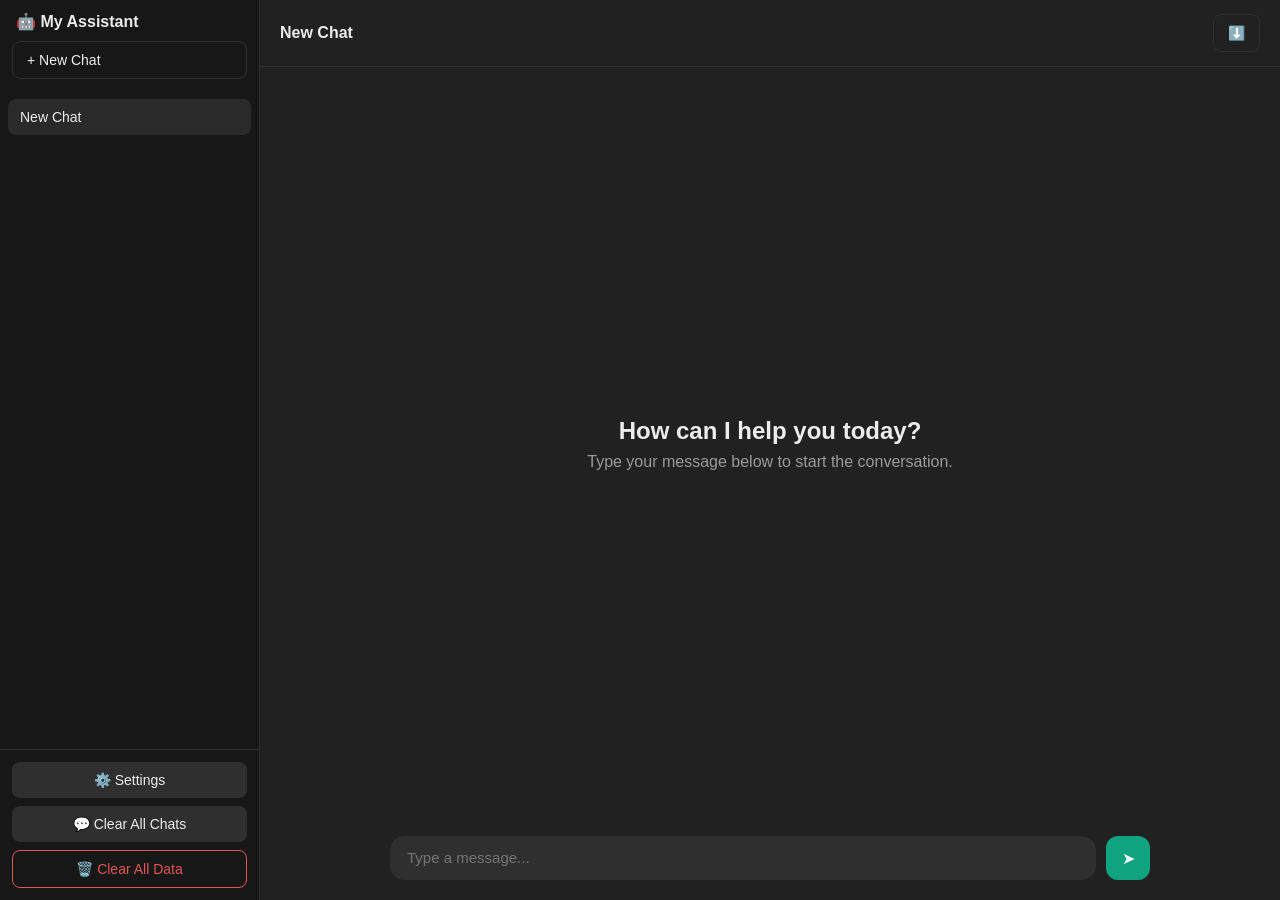
<file: ai/index.html>
<!DOCTYPE html>
<html lang="en">
<head>
<meta charset="UTF-8">
<meta name="viewport" content="width=device-width, initial-scale=1.0, viewport-fit=cover">
<title>My AI Assistant</title>
<link rel="stylesheet" href="style.css">
</head>
<body>

<div class="app">

  <div class="sidebar-backdrop" id="sidebarBackdrop"></div>

  <aside class="sidebar" id="sidebar">
    <div class="sidebar-header">
      <h2>🤖 My Assistant</h2>
      <button id="newChatBtn" class="btn-icon" title="New Chat">+ New Chat</button>
    </div>

    <div class="chat-list" id="chatList"></div>

    <div class="sidebar-footer">
      <button id="settingsBtn" class="btn-secondary">⚙️ Settings</button>
      <button id="clearChatsBtn" class="btn-secondary">💬 Clear All Chats</button>
      <button id="clearAllBtn" class="btn-danger">🗑️ Clear All Data</button>
    </div>
  </aside>

  <main class="main">
    <header class="topbar">
      <button id="menuToggle" class="btn-icon mobile-only">☰</button>
      <h1 id="chatTitle">New Chat</h1>
      <button id="exportBtn" class="btn-icon" title="Export Data">⬇️</button>
    </header>

    <section class="messages" id="messages">
      <div class="empty-state" id="emptyState">
        <h2>How can I help you today?</h2>
        <p>Type your message below to start the conversation.</p>
      </div>
    </section>

    <form class="input-area" id="inputForm">
      <textarea id="userInput" placeholder="Type a message..." rows="1"></textarea>
      <button type="submit" id="sendBtn" class="btn-send">➤</button>
    </form>
  </main>

</div>

<div class="modal-overlay" id="settingsModal">
  <div class="modal">
    <h2>⚙️ Settings</h2>

    <label>AI Provider</label>
    <select id="providerSelect">
      <option value="anthropic">Anthropic (Claude)</option>
      <option value="openai">OpenAI (ChatGPT)</option>
      <option value="groq">Groq</option>
    </select>

    <label>API Key</label>
    <input type="password" id="apiKeyInput" placeholder="Enter your API key">
    <p class="hint">Your API key is stored only in your browser (localStorage) and never sent anywhere else.</p>

    <label>Model</label>
    <input type="text" id="modelInput" placeholder="e.g. claude-sonnet-4-6, gpt-4o, llama-3.3-70b-versatile">
    <p class="hint" id="modelHint">Anthropic example: claude-sonnet-4-6</p>

    <label>System Prompt (controls the assistant's behavior)</label>
    <textarea id="systemPromptInput" rows="5" placeholder="e.g. You are a helpful, friendly AI assistant. Give clear and direct answers."></textarea>

    <div class="modal-actions">
      <button id="saveSettingsBtn" class="btn-primary">Save</button>
      <button id="closeSettingsBtn" class="btn-secondary">Close</button>
    </div>
  </div>
</div>

<script src="assistant.js"></script>
<script src="script.js"></script>
</body>
</html>
</file>
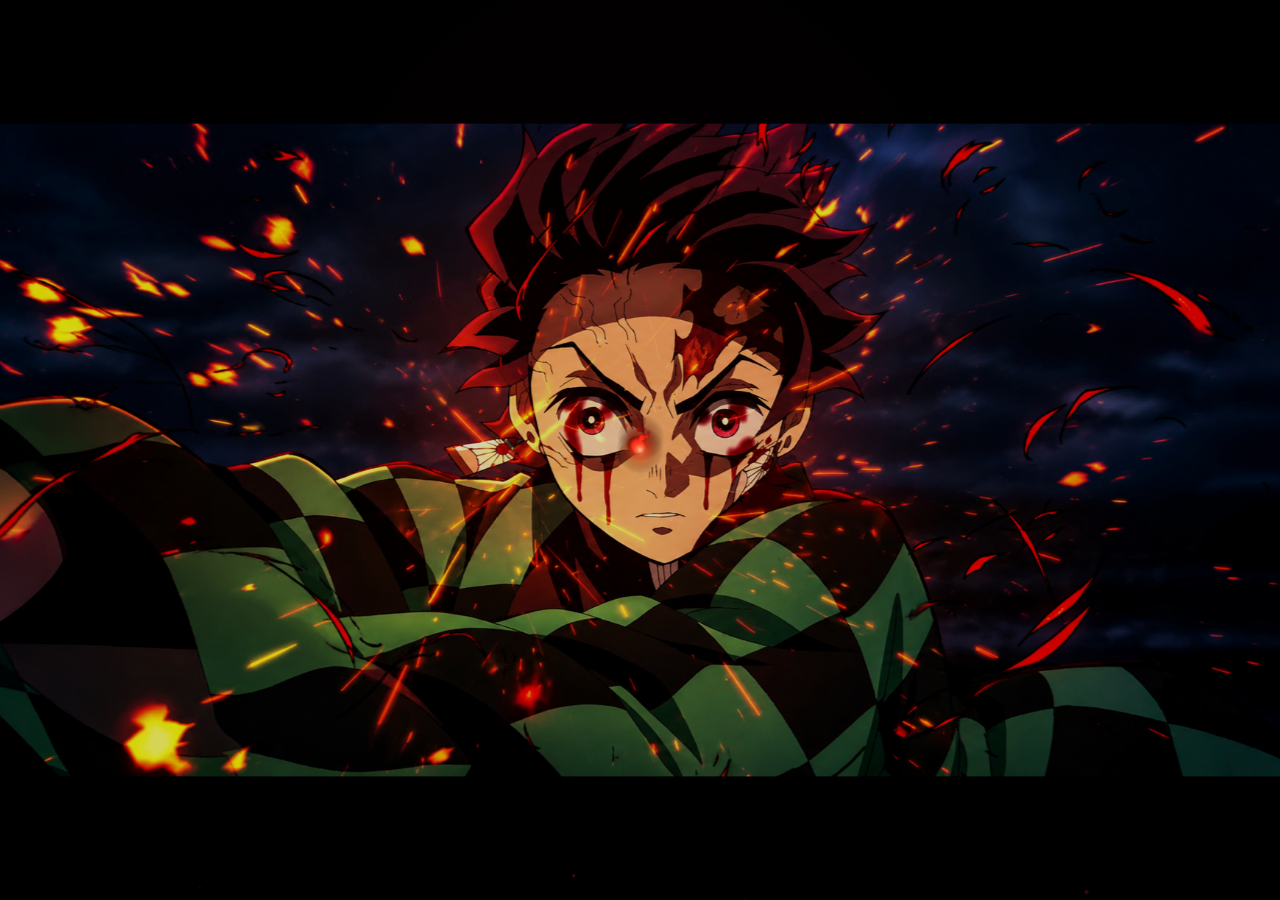
<file: demonslayer/index.html>
<!doctype html>
<html lang="en">
  <head>
    <meta charset="UTF-8" />
    <meta name="viewport" content="width=device-width, initial-scale=1.0" />
    <title>Sun Breathing Cursor</title>
    <style>
      * {
        margin: 0;
        padding: 0;
        box-sizing: border-box;
      }
      html,
      body {
        width: 100%;
        height: 100%;
        overflow: hidden;
        background: #000;
        cursor: none;
        font-family: "Segoe UI", system-ui, sans-serif;
      }
      .bg {
        position: fixed;
        inset: 0;
        z-index: 0;
        background: radial-gradient(
          ellipse at 50% 30%,
          #1a0005 0%,
          #0a0002 40%,
          #000 100%
        );
      }
      .tanjiro-bg {
        position: fixed;
        top: 0;
        left: 0;
        width: 100%;
        height: 100%;
        z-index: 1;
        background-image: url("bg.png");
        background-size: contain;
        background-position: center center;
        background-repeat: no-repeat;
        background-color: #000;
        opacity: 0.85;
        pointer-events: none;
        will-change: transform;
        transition: opacity 0.3s;
      }
      body.aura-active .tanjiro-bg {
        opacity: 0.7;
      }
      #c {
        position: fixed;
        inset: 0;
        z-index: 10;
        pointer-events: none;
      }
      #hd {
        position: fixed;
        inset: 0;
        z-index: 9;
        pointer-events: none;
      }
    </style>
  </head>
  <body>
    <div class="bg"></div>
    <div class="tanjiro-bg" id="tbg"></div>
    <canvas id="hd"></canvas>
    <canvas id="c"></canvas>

    <script>
      (function () {
        "use strict";

        /* ── Canvas & DPR ── */
        const C = document.getElementById("c");
        const ctx = C.getContext("2d");
        const HD = document.getElementById("hd");
        const hctx = HD.getContext("2d");
        let W, H, dpr;

        function resize() {
          dpr = Math.min(devicePixelRatio || 1, 2);
          W = innerWidth;
          H = innerHeight;
          C.width = W * dpr;
          C.height = H * dpr;
          C.style.width = W + "px";
          C.style.height = H + "px";
          ctx.setTransform(dpr, 0, 0, dpr, 0, 0);
          HD.width = W * dpr;
          HD.height = H * dpr;
          HD.style.width = W + "px";
          HD.style.height = H + "px";
          hctx.setTransform(dpr, 0, 0, dpr, 0, 0);
        }
        addEventListener("resize", resize);
        resize();

        /* ── Math helpers ── */
        const lerp = (a, b, t) => a + (b - a) * t;
        const rand = (a, b) => a + Math.random() * (b - a);
        const randi = (a, b) => (a + Math.random() * (b - a)) | 0;
        const clamp = (v, a, b) => Math.max(a, Math.min(b, v));
        const TAU = Math.PI * 2;

        /* ══════════════════════════════════════════════════
           SUN BREATHING COLOR SYSTEM
        ══════════════════════════════════════════════════ */
        const LUT_R = new Uint8Array(256);
        const LUT_G = new Uint8Array(256);
        const LUT_B = new Uint8Array(256);
        (function () {
          const stops = [
            [0, [0, 0, 0]],
            [35, [60, 0, 2]],
            [75, [160, 5, 8]],
            [115, [220, 15, 12]],
            [155, [240, 35, 18]],
            [195, [255, 65, 30]],
            [228, [255, 110, 55]],
            [255, [255, 175, 110]],
          ];
          for (let i = 0; i < 256; i++) {
            for (let s = 0; s < stops.length - 1; s++) {
              const [t0, c0] = stops[s],
                [t1, c1] = stops[s + 1];
              if (i >= t0 && i <= t1) {
                const f = (i - t0) / (t1 - t0);
                LUT_R[i] = (c0[0] + (c1[0] - c0[0]) * f) | 0;
                LUT_G[i] = (c0[1] + (c1[1] - c0[1]) * f) | 0;
                LUT_B[i] = (c0[2] + (c1[2] - c0[2]) * f) | 0;
                break;
              }
            }
          }
        })();

        function sunColor(t, a) {
          const i = clamp(t * 255, 0, 255) | 0;
          return `rgba(${LUT_R[i]},${LUT_G[i]},${LUT_B[i]},${a})`;
        }

        /* ── Pointer state ── */
        const P = {
          x: W / 2,
          y: H / 2,
          tx: W / 2,
          ty: H / 2,
          px: W / 2,
          py: H / 2,
          vx: 0,
          vy: 0,
          speed: 0,
          lastMove: 0,
        };
        function setTarget(x, y) {
          P.tx = x;
          P.ty = y;
          P.lastMove = performance.now();
        }
        addEventListener("mousemove", (e) => setTarget(e.clientX, e.clientY));
        addEventListener(
          "touchmove",
          (e) => {
            if (e.touches.length)
              setTarget(e.touches[0].clientX, e.touches[0].clientY);
          },
          { passive: true }
        );

        addEventListener("mousedown", (e) => {
          document.body.classList.add("aura-active");
          burst(e.clientX, e.clientY);
        });
        addEventListener("mouseup", () =>
          document.body.classList.remove("aura-active")
        );
        addEventListener("mouseleave", () =>
          document.body.classList.remove("aura-active")
        );
        addEventListener(
          "touchstart",
          (e) => {
            document.body.classList.add("aura-active");
            if (e.touches.length) {
              setTarget(e.touches[0].clientX, e.touches[0].clientY);
              burst(P.tx, P.ty);
            }
          },
          { passive: true }
        );
        addEventListener("touchend", () =>
          document.body.classList.remove("aura-active")
        );

        /* ══════════════════════════════════════════
           PARTICLE POOLS
        ══════════════════════════════════════════ */
        const EMAX = 400;
        const embers = [];
        for (let i = 0; i < EMAX; i++) embers.push({ alive: false });
        let eHead = 0;
        function spawnEmber(x, y, vx, vy, life, sz, hot) {
          const e = embers[eHead % EMAX];
          eHead++;
          e.alive = true;
          e.x = x;
          e.y = y;
          e.vx = vx;
          e.vy = vy;
          e.age = 0;
          e.life = life;
          e.sz = sz;
          e.hot = hot;
        }

        const FMAX = 250;
        const flames = [];
        for (let i = 0; i < FMAX; i++) flames.push({ alive: false });
        let fHead = 0;
        function spawnFlame(x, y, vx, vy, r, life, hot) {
          const f = flames[fHead % FMAX];
          fHead++;
          f.alive = true;
          f.x = x;
          f.y = y;
          f.vx = vx;
          f.vy = vy;
          f.age = 0;
          f.life = life;
          f.r = r;
          f.hot = hot;
        }

        const SPKMAX = 300;
        const sparks = [];
        for (let i = 0; i < SPKMAX; i++) sparks.push({ alive: false });
        let spkHead = 0;
        function spawnSpark(x, y, vx, vy, life, bright) {
          const s = sparks[spkHead % SPKMAX];
          spkHead++;
          s.alive = true;
          s.x = x;
          s.y = y;
          s.vx = vx;
          s.vy = vy;
          s.age = 0;
          s.life = life;
          s.bright = bright;
        }

        const waves = [];
        const flashes = [];

        /* ── Ambient background embers (independent of cursor) ── */
        const BGMAX = 60;
        const bgEmbers = [];
        for (let i = 0; i < BGMAX; i++) bgEmbers.push({ alive: false });
        let bgHead = 0;
        function spawnBgEmber() {
          const e = bgEmbers[bgHead % BGMAX];
          bgHead++;
          e.alive = true;
          e.x = rand(0, W);
          e.y = H + rand(0, 60);
          e.vx = rand(-15, 15);
          e.vy = -rand(20, 70);
          e.age = 0;
          e.life = rand(3000, 6500);
          e.sz = rand(1, 3);
          e.hot = rand(0.3, 0.9);
          e.sway = rand(0.5, 1.5);
          e.phase = rand(0, TAU);
        }
        let bgSpawnTimer = 0;

        const TMAX = 40;
        const trail = [];
        function addTrail(x, y, t) {
          if (trail.length >= TMAX) trail.shift();
          trail.push({ x, y, t });
        }

        /* ── Burst (click) ── */
        function burst(x, y) {
          waves.push({ x, y, r: 0, maxR: rand(160, 260), age: 0, life: 550 });
          flashes.push({ x, y, r: 0, maxR: rand(220, 340), age: 0, life: 450 });

          const JETS = 20;
          for (let i = 0; i < JETS; i++) {
            const a = (i / JETS) * TAU + rand(-0.15, 0.15);
            const spd = rand(100, 320);
            spawnFlame(
              x,
              y,
              Math.cos(a) * spd,
              Math.sin(a) * spd,
              rand(20, 48),
              rand(350, 700),
              rand(0.6, 1.0)
            );
          }
          for (let i = 0; i < 90; i++) {
            const a = rand(0, TAU),
              spd = rand(70, 420);
            spawnSpark(
              x,
              y,
              Math.cos(a) * spd,
              Math.sin(a) * spd,
              rand(280, 800),
              rand(0.7, 1.0)
            );
          }
          for (let i = 0; i < 60; i++) {
            const a = rand(0, TAU) - Math.PI / 2,
              spd = rand(30, 180);
            spawnEmber(
              x,
              y,
              Math.cos(a) * spd,
              Math.sin(a) * spd - rand(40, 100),
              rand(450, 1000),
              rand(1.5, 3.2),
              rand(0.5, 1.0)
            );
          }
        }

        /* ── MAIN LOOP ── */
        let last = performance.now();
        let ambE = 0,
          ambF = 0;

        function frame(now) {
          requestAnimationFrame(frame);
          const dt = Math.min(now - last, 33);
          last = now;
          const dtS = dt * 0.001;

          P.px = P.x;
          P.py = P.y;
          const ease = 1 - Math.pow(0.001, dtS * 5);
          P.x = lerp(P.x, P.tx, ease);
          P.y = lerp(P.y, P.ty, ease);
          P.vx = (P.x - P.px) / Math.max(dtS, 0.001);
          P.vy = (P.y - P.py) / Math.max(dtS, 0.001);
          P.speed = Math.hypot(P.vx, P.vy);

          const bx = (P.tx / W - 0.5) * -8;
          const by = (P.ty / H - 0.5) * -8;
          document.getElementById("tbg").style.transform =
            `translate(${bx}px,${by}px) scale(1.02)`;

          addTrail(P.x, P.y, now);
          while (trail.length && now - trail[0].t > 300) trail.shift();

          const idle = now - P.lastMove;
          const moving = idle < 120;
          const speedFactor = clamp(P.speed / 300, 0, 1);

          bgSpawnTimer -= dt;
          if (bgSpawnTimer <= 0) {
            bgSpawnTimer = rand(60, 140);
            spawnBgEmber();
          }

          ambE -= dt;
          if (ambE <= 0) {
            ambE = moving ? rand(8, 20) : rand(25, 50);
            const n = moving ? randi(2, 5) : 1;
            for (let i = 0; i < n; i++) {
              const a = -Math.PI / 2 + rand(-0.8, 0.8);
              const spd = rand(20, 80) * (1 + speedFactor * 2);
              spawnEmber(
                P.x + rand(-5, 5),
                P.y + rand(-5, 5),
                Math.cos(a) * spd,
                Math.sin(a) * spd - rand(20, 50),
                rand(500, 1100),
                rand(1.2, 2.8),
                rand(0.3, 0.8)
              );
            }
          }

          ambF -= dt;
          if (ambF <= 0) {
            ambF = moving ? rand(12, 28) : rand(35, 70);
            const n = moving ? randi(2, 5) : randi(1, 2);
            for (let i = 0; i < n; i++) {
              const a = -Math.PI / 2 + rand(-1.0, 1.0);
              const spd = rand(15, 70) * (1 + speedFactor * 1.5);
              spawnFlame(
                P.x + rand(-6, 6),
                P.y + rand(-6, 6),
                Math.cos(a) * spd * 0.5,
                Math.sin(a) * spd - rand(10, 40),
                rand(8, 22) * (1 + speedFactor * 0.8),
                rand(150, 320),
                rand(0.4, 1.0)
              );
            }
          }

          if (moving && P.speed > 20) {
            const n = clamp((P.speed / 100) | 0, 1, 5);
            for (let i = 0; i < n; i++) {
              const t = Math.random();
              const sx = lerp(P.px, P.x, t),
                sy = lerp(P.py, P.y, t);
              const a = -Math.PI / 2 + rand(-1.1, 1.1);
              const spd = rand(30, 110) + speedFactor * 60;
              spawnFlame(
                sx + rand(-4, 4),
                sy + rand(-4, 4),
                P.vx * 0.1 + Math.cos(a) * spd * 0.4,
                -Math.abs(Math.sin(a) * spd) - rand(20, 55),
                rand(7, 18),
                rand(140, 300),
                rand(0.6, 1.0)
              );
              if (Math.random() < 0.5)
                spawnEmber(
                  sx,
                  sy,
                  P.vx * 0.08 + rand(-40, 40),
                  -rand(40, 130),
                  rand(450, 950),
                  rand(1, 2.2),
                  rand(0.5, 1.0)
                );
            }
          }

          /* ═══════════ DRAW ═══════════ */
          ctx.clearRect(0, 0, W, H);
          ctx.globalCompositeOperation = "lighter";

          for (let i = 0; i < BGMAX; i++) {
            const e = bgEmbers[i];
            if (!e.alive) continue;
            e.age += dt;
            if (e.age >= e.life) {
              e.alive = false;
              continue;
            }
            e.x += (e.vx + Math.sin(now * 0.001 * e.sway + e.phase) * 12) * dtS;
            e.y += e.vy * dtS;
            const tp = e.age / e.life;
            const a = Math.sin(tp * Math.PI) * 0.55 * e.hot;
            ctx.fillStyle = sunColor(e.hot, a);
            ctx.beginPath();
            ctx.arc(e.x, e.y, e.sz, 0, TAU);
            ctx.fill();
          }

          for (let i = flashes.length - 1; i >= 0; i--) {
            const f = flashes[i];
            f.age += dt;
            if (f.age >= f.life) {
              flashes.splice(i, 1);
              continue;
            }
            const tp = f.age / f.life;
            const r = lerp(0, f.maxR, Math.pow(tp, 0.3));
            const a = (1 - tp) * (1 - tp) * 0.35;
            const g = ctx.createRadialGradient(f.x, f.y, 0, f.x, f.y, r);
            g.addColorStop(0, `rgba(255,120,60,${a})`);
            g.addColorStop(0.22, `rgba(240,40,15,${a * 0.82})`);
            g.addColorStop(0.55, `rgba(180,8,5,${a * 0.48})`);
            g.addColorStop(0.8, `rgba(80,0,2,${a * 0.22})`);
            g.addColorStop(1, "rgba(0,0,0,0)");
            ctx.fillStyle = g;
            ctx.beginPath();
            ctx.arc(f.x, f.y, r, 0, TAU);
            ctx.fill();
          }

          for (let i = waves.length - 1; i >= 0; i--) {
            const w = waves[i];
            w.age += dt;
            if (w.age >= w.life) {
              waves.splice(i, 1);
              continue;
            }
            const tp = w.age / w.life;
            const r = lerp(0, w.maxR, Math.pow(tp, 0.5));
            const a = (1 - tp) * (1 - tp) * 0.7;
            const lw = lerp(8, 0.5, tp);

            ctx.beginPath();
            ctx.arc(w.x, w.y, r, 0, TAU);
            ctx.lineWidth = lw;
            ctx.strokeStyle = `rgba(240,50,18,${a})`;
            ctx.stroke();

            ctx.lineWidth = lw * 3;
            ctx.strokeStyle = `rgba(160,8,5,${a * 0.35})`;
            ctx.stroke();
          }

          for (let i = 0; i < FMAX; i++) {
            const f = flames[i];
            if (!f.alive) continue;
            f.age += dt;
            if (f.age >= f.life) {
              f.alive = false;
              continue;
            }
            f.x += f.vx * dtS;
            f.y += f.vy * dtS;
            f.vy -= dtS * 55;
            f.vx *= Math.pow(0.95, dtS * 60);
            const tp = f.age / f.life;
            const hotness = f.hot * (1 - tp);
            const r = f.r * (1 + tp * 0.3);
            const a = Math.sin(tp * Math.PI) * 0.7 * f.hot;
            const g = ctx.createRadialGradient(f.x, f.y, 0, f.x, f.y, Math.max(1, r));
            g.addColorStop(0, sunColor(hotness, a));
            g.addColorStop(0.45, sunColor(hotness * 0.6, a * 0.7));
            g.addColorStop(0.8, sunColor(hotness * 0.3, a * 0.3));
            g.addColorStop(1, "rgba(0,0,0,0)");
            ctx.fillStyle = g;
            ctx.beginPath();
            ctx.arc(f.x, f.y, Math.max(1, r), 0, TAU);
            ctx.fill();
          }

          for (let i = 0; i < EMAX; i++) {
            const e = embers[i];
            if (!e.alive) continue;
            e.age += dt;
            if (e.age >= e.life) {
              e.alive = false;
              continue;
            }
            e.x += e.vx * dtS;
            e.y += e.vy * dtS;
            e.vy += 60 * dtS;
            const tp = e.age / e.life;
            const a = (1 - tp) * 0.9 * e.hot;
            ctx.fillStyle = sunColor(e.hot * (1 - tp * 0.5), a);
            ctx.beginPath();
            ctx.arc(e.x, e.y, e.sz, 0, TAU);
            ctx.fill();
          }

          for (let i = 0; i < SPKMAX; i++) {
            const s = sparks[i];
            if (!s.alive) continue;
            s.age += dt;
            if (s.age >= s.life) {
              s.alive = false;
              continue;
            }
            const px = s.x,
              py = s.y;
            s.x += s.vx * dtS;
            s.y += s.vy * dtS;
            s.vx *= Math.pow(0.9, dtS * 60);
            s.vy *= Math.pow(0.9, dtS * 60);
            const tp = s.age / s.life;
            const a = (1 - tp) * s.bright;
            ctx.strokeStyle = `rgba(255,140,60,${a})`;
            ctx.lineWidth = 1.5;
            ctx.beginPath();
            ctx.moveTo(px, py);
            ctx.lineTo(s.x, s.y);
            ctx.stroke();
          }

          if (trail.length >= 2) {
            for (let i = 1; i < trail.length; i++) {
              const age = (now - trail[i].t) / 300;
              const alpha = clamp(1 - age, 0, 1);
              if (alpha < 0.01) continue;
              const w = lerp(2, 9, 1 - age);
              ctx.beginPath();
              ctx.moveTo(trail[i - 1].x, trail[i - 1].y);
              ctx.lineTo(trail[i].x, trail[i].y);
              ctx.lineWidth = w * 3.5;
              ctx.strokeStyle = `rgba(140,5,2,${alpha * 0.15})`;
              ctx.stroke();
              ctx.lineWidth = w * 2;
              ctx.strokeStyle = `rgba(230,25,10,${alpha * 0.4})`;
              ctx.stroke();
              ctx.lineWidth = w;
              ctx.strokeStyle = `rgba(255,90,40,${alpha * 0.7})`;
              ctx.stroke();
            }
          }

          /* Cursor core */
          const coreR = 6 + speedFactor * 3;
          const coreG = ctx.createRadialGradient(P.x, P.y, 0, P.x, P.y, coreR * 4);
          coreG.addColorStop(0, "rgba(255,200,150,0.9)");
          coreG.addColorStop(0.3, "rgba(255,80,30,0.6)");
          coreG.addColorStop(1, "rgba(0,0,0,0)");
          ctx.fillStyle = coreG;
          ctx.beginPath();
          ctx.arc(P.x, P.y, coreR * 4, 0, TAU);
          ctx.fill();

          ctx.globalCompositeOperation = "source-over";
        }
        requestAnimationFrame(frame);
      })();
    </script>
  </body>
</html>
</file>
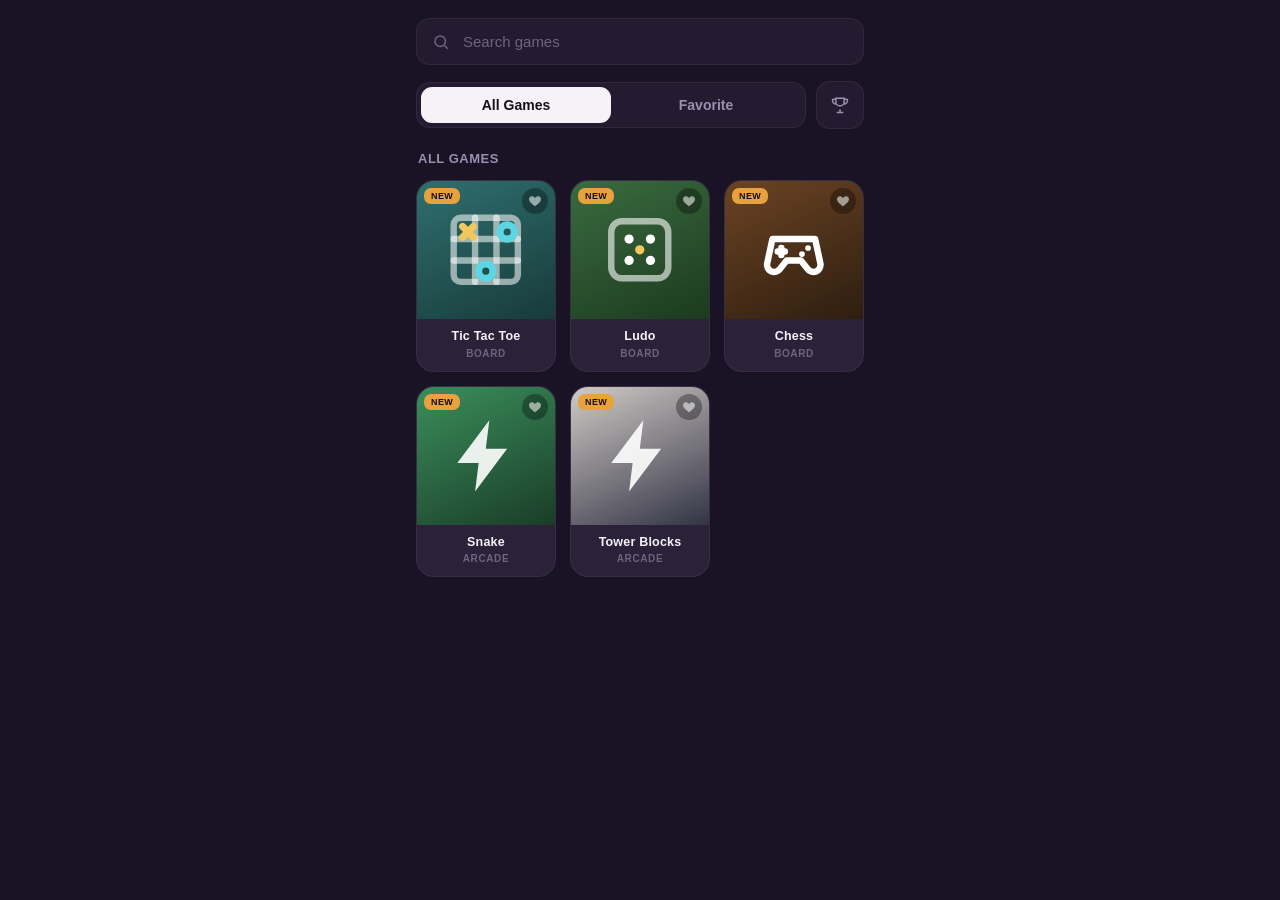
<file: gamehub/index.html>
<!DOCTYPE html>
<html lang="en">
<head>
<meta charset="UTF-8" />
<meta name="viewport" content="width=device-width, initial-scale=1.0" />
<title>Game Hub</title>
<link rel="stylesheet" href="style.css" />
</head>
<body>

<div class="app">
  <div class="search-wrap">
    <svg class="search-icon" viewBox="0 0 24 24" fill="none" stroke="currentColor" stroke-width="2">
      <circle cx="11" cy="11" r="7"></circle>
      <line x1="21" y1="21" x2="16.65" y2="16.65"></line>
    </svg>
    <input type="text" class="search-input" id="search-input" placeholder="Search games" autocomplete="off" />
    <button class="clear-btn" id="clear-search">&times;</button>
  </div>

  <div class="tabs-row">
    <div class="tab-group">
      <button class="tab-btn active" id="tab-all">All Games</button>
      <button class="tab-btn" id="tab-favorite">Favorite</button>
    </div>
    <button class="trophy-btn" id="trophy-btn" title="Favorites">
      <svg viewBox="0 0 24 24" fill="none" stroke="currentColor" stroke-width="1.8">
        <path d="M8 21h8M12 17v4M7 4h10v4a5 5 0 0 1-10 0V4z"></path>
        <path d="M7 5H4a1 1 0 0 0-1 1c0 2.5 1.5 4.5 4 5M17 5h3a1 1 0 0 1 1 1c0 2.5-1.5 4.5-4 5"></path>
      </svg>
    </button>
  </div>

  <p class="section-label" id="section-label">All Games</p>

  <div class="game-grid" id="game-grid"></div>

  <div class="empty-state" id="empty-state">
    <svg viewBox="0 0 24 24" fill="none" stroke="currentColor" stroke-width="1.6">
      <circle cx="11" cy="11" r="7"></circle>
      <line x1="21" y1="21" x2="16.65" y2="16.65"></line>
    </svg>
    <p class="empty-title" id="empty-title">No games found</p>
    <p class="empty-sub" id="empty-sub">Try a different search term.</p>
  </div>
</div>

<!-- Game player overlay -->
<div class="player-overlay" id="player-overlay">
  <div class="player-bar">
    <button class="player-back" id="player-back">
      <svg viewBox="0 0 24 24" fill="none" stroke="currentColor" stroke-width="2.2">
        <path d="M15 18l-6-6 6-6"></path>
      </svg>
    </button>
    <span class="player-title" id="player-title">Game</span>
  </div>
  <div class="player-frame-wrap" id="player-frame-wrap"></div>
</div>

<script src="script.js"></script>

</body>
</html>
</file>
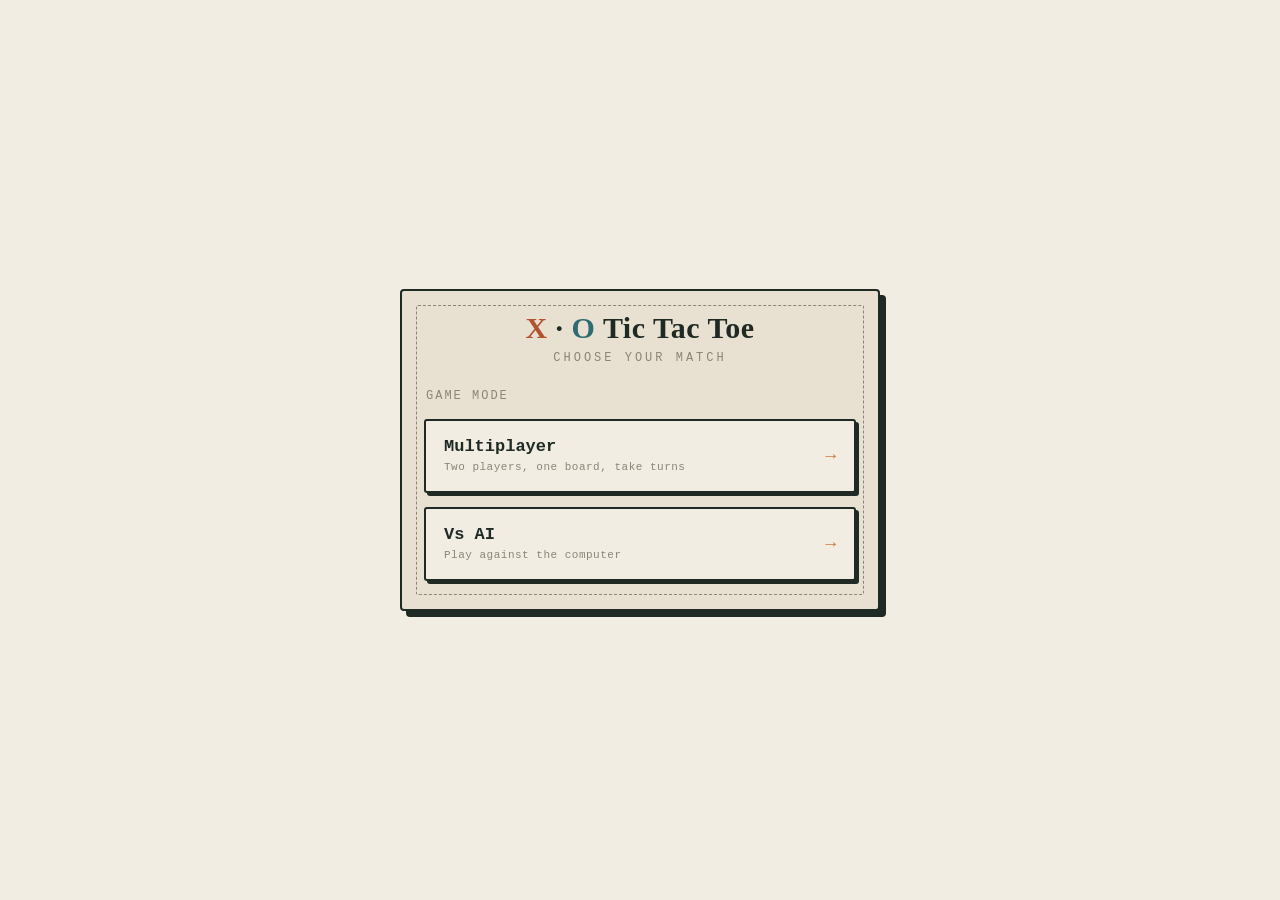
<file: tic-tac-toe.html>
<!DOCTYPE html>
<html lang="en">
<head>
<meta charset="UTF-8" />
<meta name="viewport" content="width=device-width, initial-scale=1.0" />
<title>Tic Tac Toe</title>
<style>
  :root {
    --ink: #1f2a24;
    --paper: #f1ede2;
    --grid: #2c3a32;
    --x-color: #b3522e;
    --o-color: #2e6b73;
    --accent: #c97b3d;
    --muted: #8a8576;
    --panel: #e8e1d1;
    --win-line: #c97b3d;
  }

  * {
    box-sizing: border-box;
  }

  html, body {
    margin: 0;
    padding: 0;
    background: var(--paper);
    color: var(--ink);
    font-family: 'Courier New', ui-monospace, Menlo, Consolas, monospace;
    min-height: 100vh;
    overflow-x: hidden;
  }

  body {
    display: flex;
    align-items: center;
    justify-content: center;
    padding: 24px;
    min-height: 100vh;
  }

  .table-surface {
    position: relative;
    width: 100%;
    max-width: 480px;
  }

  .scorepad {
    border: 2px solid var(--ink);
    border-radius: 4px;
    background: var(--panel);
    padding: 20px 22px 26px;
    position: relative;
    box-shadow: 6px 6px 0 var(--ink);
  }

  .scorepad::before {
    content: "";
    position: absolute;
    top: 14px;
    left: 14px;
    right: 14px;
    bottom: 14px;
    border: 1px dashed var(--muted);
    pointer-events: none;
    border-radius: 2px;
  }

  header {
    text-align: center;
    margin-bottom: 18px;
  }

  .title {
    font-family: Georgia, 'Times New Roman', serif;
    font-weight: 700;
    font-size: 30px;
    letter-spacing: 0.5px;
    margin: 0;
    position: relative;
    display: inline-block;
  }

  .title .x-mark { color: var(--x-color); }
  .title .o-mark { color: var(--o-color); }

  .subtitle {
    margin: 6px 0 0;
    font-size: 12px;
    letter-spacing: 3px;
    text-transform: uppercase;
    color: var(--muted);
  }

  .screen {
    display: none;
  }
  .screen.active {
    display: block;
  }

  /* ---------- Menu screens ---------- */
  .menu-stack {
    display: flex;
    flex-direction: column;
    gap: 14px;
    padding: 6px 0 2px;
  }

  .menu-label {
    font-size: 12px;
    letter-spacing: 2px;
    text-transform: uppercase;
    color: var(--muted);
    margin: 0 0 2px 2px;
  }

  .choice-btn {
    font-family: inherit;
    font-size: 17px;
    padding: 16px 18px;
    border: 2px solid var(--ink);
    border-radius: 3px;
    background: var(--paper);
    color: var(--ink);
    cursor: pointer;
    text-align: left;
    position: relative;
    transition: transform 0.08s ease, box-shadow 0.08s ease, background 0.15s ease;
    box-shadow: 3px 3px 0 var(--ink);
    display: flex;
    align-items: center;
    justify-content: space-between;
    gap: 10px;
  }

  .choice-btn:hover {
    background: #fff;
  }

  .choice-btn:active {
    transform: translate(3px, 3px);
    box-shadow: 0 0 0 var(--ink);
  }

  .choice-btn .label {
    font-weight: 700;
  }

  .choice-btn .desc {
    font-size: 11px;
    color: var(--muted);
    font-weight: 400;
    letter-spacing: 0.5px;
  }

  .choice-btn .arrow {
    font-size: 18px;
    color: var(--accent);
    flex-shrink: 0;
  }

  .back-row {
    margin-top: 16px;
    display: flex;
    justify-content: center;
  }

  .back-btn {
    font-family: inherit;
    background: none;
    border: none;
    color: var(--muted);
    font-size: 13px;
    letter-spacing: 1px;
    text-transform: uppercase;
    cursor: pointer;
    padding: 6px 10px;
    text-decoration: underline;
  }
  .back-btn:hover {
    color: var(--ink);
  }

  /* ---------- Game screen ---------- */
  .status-bar {
    display: flex;
    align-items: center;
    justify-content: space-between;
    margin-bottom: 14px;
    font-size: 12px;
    letter-spacing: 1px;
    color: var(--muted);
    text-transform: uppercase;
  }

  .status-bar .mode-tag {
    border: 1px solid var(--muted);
    border-radius: 20px;
    padding: 3px 10px;
  }

  .turn-banner {
    text-align: center;
    font-size: 16px;
    font-weight: 700;
    min-height: 26px;
    margin-bottom: 14px;
    letter-spacing: 0.5px;
  }

  .turn-banner .who-x { color: var(--x-color); }
  .turn-banner .who-o { color: var(--o-color); }

  .board {
    display: grid;
    grid-template-columns: repeat(3, 1fr);
    grid-template-rows: repeat(3, 1fr);
    gap: 0;
    width: 100%;
    aspect-ratio: 1 / 1;
    background: var(--grid);
    border: 3px solid var(--grid);
    border-radius: 4px;
    position: relative;
    overflow: hidden;
  }

  .cell {
    background: var(--paper);
    border: none;
    outline: 2px solid var(--grid);
    outline-offset: -1px;
    display: flex;
    align-items: center;
    justify-content: center;
    cursor: pointer;
    position: relative;
    font-size: 0;
  }

  .cell:disabled {
    cursor: default;
  }

  .cell svg {
    width: 56%;
    height: 56%;
    overflow: visible;
  }

  .cell .x-path, .cell .o-path {
    fill: none;
    stroke-linecap: round;
    stroke-width: 9;
  }

  .cell .x-path {
    stroke: var(--x-color);
    stroke-dasharray: 130;
    stroke-dashoffset: 130;
    animation: drawline 0.22s ease forwards;
  }
  .cell .x-path.second {
    animation-delay: 0.12s;
  }

  .cell .o-path {
    stroke: var(--o-color);
    stroke-dasharray: 230;
    stroke-dashoffset: 230;
    animation: drawline 0.28s ease forwards;
  }

  @keyframes drawline {
    to { stroke-dashoffset: 0; }
  }

  .cell.win-cell {
    background: #ddeee0;
  }

  .cell:not(:disabled):hover {
    background: #e9e4d6;
  }

  .controls-row {
    display: flex;
    gap: 10px;
    margin-top: 18px;
  }

  .control-btn {
    flex: 1;
    font-family: inherit;
    font-size: 13px;
    letter-spacing: 1px;
    text-transform: uppercase;
    padding: 12px 10px;
    border: 2px solid var(--ink);
    border-radius: 3px;
    background: var(--paper);
    cursor: pointer;
    box-shadow: 2px 2px 0 var(--ink);
    transition: transform 0.08s ease, box-shadow 0.08s ease;
  }
  .control-btn:hover {
    background: #fff;
  }
  .control-btn:active {
    transform: translate(2px, 2px);
    box-shadow: 0 0 0 var(--ink);
  }
  .control-btn.primary {
    background: var(--accent);
    color: #fff3e8;
    border-color: var(--ink);
  }

  .score-strip {
    display: flex;
    justify-content: space-between;
    margin-top: 16px;
    padding-top: 14px;
    border-top: 1px dashed var(--muted);
    font-size: 12px;
    letter-spacing: 0.5px;
  }

  .score-strip .score-item {
    text-align: center;
    flex: 1;
  }

  .score-strip .score-item .num {
    display: block;
    font-size: 20px;
    font-weight: 700;
    font-family: Georgia, serif;
  }

  .score-strip .score-item.x-score .num { color: var(--x-color); }
  .score-strip .score-item.o-score .num { color: var(--o-color); }
  .score-strip .score-item.draw-score .num { color: var(--muted); }

  .result-overlay {
    position: absolute;
    inset: 0;
    background: rgba(241, 237, 226, 0.96);
    display: flex;
    align-items: center;
    justify-content: center;
    border-radius: 4px;
    opacity: 0;
    pointer-events: none;
    transition: opacity 0.25s ease;
    flex-direction: column;
    gap: 16px;
    text-align: center;
    padding: 20px;
  }
  .result-overlay.show {
    opacity: 1;
    pointer-events: auto;
  }
  .result-overlay .result-text {
    font-family: Georgia, serif;
    font-size: 26px;
    font-weight: 700;
  }
  .board-wrap {
    position: relative;
  }

  @media (max-width: 380px) {
    .title { font-size: 25px; }
    .choice-btn { font-size: 15px; padding: 14px; }
  }
</style>
</head>
<body>

<div class="table-surface">
  <div class="scorepad">
    <header>
      <h1 class="title"><span class="x-mark">X</span>&nbsp;&middot;&nbsp;<span class="o-mark">O</span> Tic Tac Toe</h1>
      <p class="subtitle" id="subtitle">choose your match</p>
    </header>

    <!-- SCREEN 1: Multiplayer or AI -->
    <div class="screen active" id="screen-mode">
      <div class="menu-stack">
        <p class="menu-label">Game Mode</p>
        <button class="choice-btn" data-mode="pvp">
          <span>
            <span class="label">Multiplayer</span><br/>
            <span class="desc">Two players, one board, take turns</span>
          </span>
          <span class="arrow">&rarr;</span>
        </button>
        <button class="choice-btn" data-mode="ai">
          <span>
            <span class="label">Vs AI</span><br/>
            <span class="desc">Play against the computer</span>
          </span>
          <span class="arrow">&rarr;</span>
        </button>
      </div>
    </div>

    <!-- SCREEN 2: Difficulty -->
    <div class="screen" id="screen-difficulty">
      <div class="menu-stack">
        <p class="menu-label">Difficulty</p>
        <button class="choice-btn" data-difficulty="easy">
          <span>
            <span class="label">Easy</span><br/>
            <span class="desc">AI moves at random — great for beginners</span>
          </span>
          <span class="arrow">&rarr;</span>
        </button>
        <button class="choice-btn" data-difficulty="normal">
          <span>
            <span class="label">Normal</span><br/>
            <span class="desc">AI plays well but it can be beaten</span>
          </span>
          <span class="arrow">&rarr;</span>
        </button>
        <button class="choice-btn" data-difficulty="hard">
          <span>
            <span class="label">Hard</span><br/>
            <span class="desc">Unbeatable — the best you can do is draw</span>
          </span>
          <span class="arrow">&rarr;</span>
        </button>
      </div>
      <div class="back-row">
        <button class="back-btn" id="back-to-mode">&larr; back to mode select</button>
      </div>
    </div>

    <!-- SCREEN 3: Game board -->
    <div class="screen" id="screen-game">
      <div class="status-bar">
        <span id="mode-display">Multiplayer</span>
        <span class="mode-tag" id="difficulty-tag" style="display:none;">Hard</span>
      </div>
      <div class="turn-banner" id="turn-banner">&nbsp;</div>

      <div class="board-wrap">
        <div class="board" id="board"></div>
        <div class="result-overlay" id="result-overlay">
          <div class="result-text" id="result-text"></div>
          <button class="control-btn primary" id="play-again-btn" style="max-width: 160px;">Play Again</button>
        </div>
      </div>

      <div class="score-strip">
        <div class="score-item x-score">
          <span class="num" id="score-x">0</span>
          <span id="score-x-label">Player X</span>
        </div>
        <div class="score-item draw-score">
          <span class="num" id="score-draw">0</span>
          <span>Draws</span>
        </div>
        <div class="score-item o-score">
          <span class="num" id="score-o">0</span>
          <span id="score-o-label">Player O</span>
        </div>
      </div>

      <div class="controls-row">
        <button class="control-btn" id="restart-btn">Restart Round</button>
        <button class="control-btn" id="change-mode-btn">Change Mode</button>
      </div>
    </div>

  </div>
</div>

<script>
(function () {
  "use strict";

  // ---------- State ----------
  var board = Array(9).fill(null);
  var currentPlayer = "X";
  var gameMode = null;        // "pvp" | "ai"
  var difficulty = null;      // "easy" | "normal" | "hard"
  var humanSymbol = "X";
  var aiSymbol = "O";
  var gameActive = false;
  var scores = { X: 0, O: 0, draw: 0 };

  var WIN_LINES = [
    [0,1,2],[3,4,5],[6,7,8],
    [0,3,6],[1,4,7],[2,5,8],
    [0,4,8],[2,4,6]
  ];

  // ---------- DOM refs ----------
  var screenMode = document.getElementById("screen-mode");
  var screenDifficulty = document.getElementById("screen-difficulty");
  var screenGame = document.getElementById("screen-game");
  var subtitle = document.getElementById("subtitle");

  var boardEl = document.getElementById("board");
  var turnBanner = document.getElementById("turn-banner");
  var modeDisplay = document.getElementById("mode-display");
  var difficultyTag = document.getElementById("difficulty-tag");
  var resultOverlay = document.getElementById("result-overlay");
  var resultText = document.getElementById("result-text");

  var scoreXEl = document.getElementById("score-x");
  var scoreOEl = document.getElementById("score-o");
  var scoreDrawEl = document.getElementById("score-draw");
  var scoreXLabel = document.getElementById("score-x-label");
  var scoreOLabel = document.getElementById("score-o-label");

  var cellEls = [];

  // ---------- Screen navigation ----------
  function showScreen(name) {
    [screenMode, screenDifficulty, screenGame].forEach(function (s) {
      s.classList.remove("active");
    });
    if (name === "mode") {
      screenMode.classList.add("active");
      subtitle.textContent = "choose your match";
    } else if (name === "difficulty") {
      screenDifficulty.classList.add("active");
      subtitle.textContent = "set the challenge";
    } else if (name === "game") {
      screenGame.classList.add("active");
      subtitle.textContent = gameMode === "ai" ? "you vs the machine" : "pass and play";
    }
  }

  document.querySelectorAll("[data-mode]").forEach(function (btn) {
    btn.addEventListener("click", function () {
      gameMode = btn.getAttribute("data-mode");
      if (gameMode === "ai") {
        showScreen("difficulty");
      } else {
        startGame();
      }
    });
  });

  document.querySelectorAll("[data-difficulty]").forEach(function (btn) {
    btn.addEventListener("click", function () {
      difficulty = btn.getAttribute("data-difficulty");
      startGame();
    });
  });

  document.getElementById("back-to-mode").addEventListener("click", function () {
    showScreen("mode");
  });

  document.getElementById("change-mode-btn").addEventListener("click", function () {
    gameMode = null;
    difficulty = null;
    scores = { X: 0, O: 0, draw: 0 };
    updateScoreDisplay();
    showScreen("mode");
  });

  document.getElementById("restart-btn").addEventListener("click", function () {
    resetBoard();
  });

  document.getElementById("play-again-btn").addEventListener("click", function () {
    resetBoard();
  });

  // ---------- Board build ----------
  function buildBoard() {
    boardEl.innerHTML = "";
    cellEls = [];
    for (var i = 0; i < 9; i++) {
      var cell = document.createElement("button");
      cell.className = "cell";
      cell.setAttribute("data-index", i);
      cell.setAttribute("aria-label", "Cell " + (i + 1));
      cell.addEventListener("click", onCellClick);
      boardEl.appendChild(cell);
      cellEls.push(cell);
    }
  }

  function renderMark(cell, symbol) {
    if (symbol === "X") {
      cell.innerHTML =
        '<svg viewBox="0 0 100 100">' +
        '<path class="x-path" d="M20,20 L80,80"></path>' +
        '<path class="x-path second" d="M80,20 L20,80"></path>' +
        '</svg>';
    } else if (symbol === "O") {
      cell.innerHTML =
        '<svg viewBox="0 0 100 100">' +
        '<circle class="o-path" cx="50" cy="50" r="32"></circle>' +
        '</svg>';
    }
  }

  // ---------- Game flow ----------
  function startGame() {
    board = Array(9).fill(null);
    currentPlayer = "X";
    humanSymbol = "X";
    aiSymbol = "O";
    gameActive = true;
    scores = { X: 0, O: 0, draw: 0 };

    if (gameMode === "ai") {
      modeDisplay.textContent = "Vs AI";
      difficultyTag.style.display = "inline-block";
      difficultyTag.textContent = difficulty.charAt(0).toUpperCase() + difficulty.slice(1);
      scoreXLabel.textContent = "You";
      scoreOLabel.textContent = "AI";
    } else {
      modeDisplay.textContent = "Multiplayer";
      difficultyTag.style.display = "none";
      scoreXLabel.textContent = "Player X";
      scoreOLabel.textContent = "Player O";
    }

    updateScoreDisplay();
    buildBoard();
    showScreen("game");
    updateTurnBanner();
  }

  function resetBoard() {
    board = Array(9).fill(null);
    currentPlayer = "X";
    gameActive = true;
    buildBoard();
    hideResultOverlay();
    updateTurnBanner();
  }

  function updateScoreDisplay() {
    scoreXEl.textContent = scores.X;
    scoreOEl.textContent = scores.O;
    scoreDrawEl.textContent = scores.draw;
  }

  function updateTurnBanner() {
    if (!gameActive) return;
    var label;
    if (gameMode === "ai") {
      label = currentPlayer === humanSymbol ? "Your turn" : "AI is thinking...";
    } else {
      label = "Player " + currentPlayer + "'s turn";
    }
    var cls = currentPlayer === "X" ? "who-x" : "who-o";
    turnBanner.innerHTML = '<span class="' + cls + '">' + label + "</span>";
  }

  function onCellClick(e) {
    if (!gameActive) return;
    var idx = parseInt(e.currentTarget.getAttribute("data-index"), 10);
    if (board[idx] !== null) return;

    // In AI mode, block clicks when it isn't the human's turn
    if (gameMode === "ai" && currentPlayer !== humanSymbol) return;

    makeMove(idx, currentPlayer);

    var result = checkResult(board);
    if (result) {
      finishGame(result);
      return;
    }

    currentPlayer = currentPlayer === "X" ? "O" : "X";
    updateTurnBanner();

    if (gameMode === "ai" && currentPlayer === aiSymbol && gameActive) {
      window.setTimeout(aiMove, 380);
    }
  }

  function makeMove(idx, symbol) {
    board[idx] = symbol;
    renderMark(cellEls[idx], symbol);
    cellEls[idx].disabled = true;
  }

  function finishGame(result) {
    gameActive = false;
    cellEls.forEach(function (c) { c.disabled = true; });

    if (result.winner) {
      scores[result.winner]++;
      highlightWin(result.line);
      var winnerLabel;
      if (gameMode === "ai") {
        winnerLabel = result.winner === humanSymbol ? "You win!" : "AI wins!";
      } else {
        winnerLabel = "Player " + result.winner + " wins!";
      }
      showResultOverlay(winnerLabel, result.winner);
    } else {
      scores.draw++;
      showResultOverlay("It's a draw", null);
    }
    updateScoreDisplay();
    turnBanner.innerHTML = "&nbsp;";
  }

  function showResultOverlay(text, winner) {
    resultText.textContent = text;
    resultText.style.color = winner === "X" ? "var(--x-color)" : winner === "O" ? "var(--o-color)" : "var(--ink)";
    resultOverlay.classList.add("show");
  }

  function hideResultOverlay() {
    resultOverlay.classList.remove("show");
  }

  function highlightWin(line) {
    line.forEach(function (i) {
      cellEls[i].classList.add("win-cell");
    });
  }

  // ---------- Win checking ----------
  function checkResult(b) {
    for (var i = 0; i < WIN_LINES.length; i++) {
      var line = WIN_LINES[i];
      var a = b[line[0]], c = b[line[1]], d = b[line[2]];
      if (a && a === c && a === d) {
        return { winner: a, line: line };
      }
    }
    if (b.every(function (v) { return v !== null; })) {
      return { winner: null, line: null }; // draw
    }
    return null;
  }

  function getEmptyIndices(b) {
    var out = [];
    for (var i = 0; i < 9; i++) if (b[i] === null) out.push(i);
    return out;
  }

  // ---------- AI logic ----------
  function aiMove() {
    if (!gameActive) return;
    var idx;
    if (difficulty === "easy") {
      idx = easyMove(board);
    } else if (difficulty === "normal") {
      idx = normalMove(board);
    } else {
      idx = hardMove(board);
    }

    makeMove(idx, aiSymbol);

    var result = checkResult(board);
    if (result) {
      finishGame(result);
      return;
    }

    currentPlayer = humanSymbol;
    updateTurnBanner();
  }

  // Easy: fully random
  function easyMove(b) {
    var empties = getEmptyIndices(b);
    return empties[Math.floor(Math.random() * empties.length)];
  }

  // Normal: decent but beatable.
  // Takes winning move or blocks opponent most of the time,
  // but occasionally (and on early moves) plays a weaker, more random move
  // so a human can find a path to victory.
  function normalMove(b) {
    var empties = getEmptyIndices(b);

    // Small chance of just playing randomly, to keep it beatable.
    var randomChance = 0.35;
    if (Math.random() < randomChance) {
      return empties[Math.floor(Math.random() * empties.length)];
    }

    // Try to win
    var winMove = findWinningMove(b, aiSymbol);
    if (winMove !== null) return winMove;

    // Try to block (but not always — sometimes miss it, handled by randomChance above)
    var blockMove = findWinningMove(b, humanSymbol);
    if (blockMove !== null) return blockMove;

    // Prefer center, then corners, then edges
    var preferenceOrder = [4, 0, 2, 6, 8, 1, 3, 5, 7];
    for (var i = 0; i < preferenceOrder.length; i++) {
      if (b[preferenceOrder[i]] === null) return preferenceOrder[i];
    }
    return empties[0];
  }

  function findWinningMove(b, symbol) {
    var empties = getEmptyIndices(b);
    for (var i = 0; i < empties.length; i++) {
      var idx = empties[i];
      var copy = b.slice();
      copy[idx] = symbol;
      var res = checkResult(copy);
      if (res && res.winner === symbol) return idx;
    }
    return null;
  }

  // Hard: perfect minimax. Unbeatable — best possible human outcome is a draw.
  function hardMove(b) {
    var bestScore = -Infinity;
    var bestMove = null;
    var empties = getEmptyIndices(b);

    // Slight preference for center on an empty board for natural play.
    if (empties.length === 9) return 4;

    for (var i = 0; i < empties.length; i++) {
      var idx = empties[i];
      var copy = b.slice();
      copy[idx] = aiSymbol;
      var score = minimax(copy, 0, false);
      if (score > bestScore) {
        bestScore = score;
        bestMove = idx;
      }
    }
    return bestMove;
  }

  function minimax(b, depth, isMaximizing) {
    var result = checkResult(b);
    if (result) {
      if (result.winner === aiSymbol) return 10 - depth;
      if (result.winner === humanSymbol) return depth - 10;
      return 0; // draw
    }

    var empties = getEmptyIndices(b);

    if (isMaximizing) {
      var best = -Infinity;
      for (var i = 0; i < empties.length; i++) {
        var copy = b.slice();
        copy[empties[i]] = aiSymbol;
        best = Math.max(best, minimax(copy, depth + 1, false));
      }
      return best;
    } else {
      var worst = Infinity;
      for (var j = 0; j < empties.length; j++) {
        var copy2 = b.slice();
        copy2[empties[j]] = humanSymbol;
        worst = Math.min(worst, minimax(copy2, depth + 1, true));
      }
      return worst;
    }
  }

  // ---------- Init ----------
  showScreen("mode");
})();
</script>

</body>
</html>
</file>
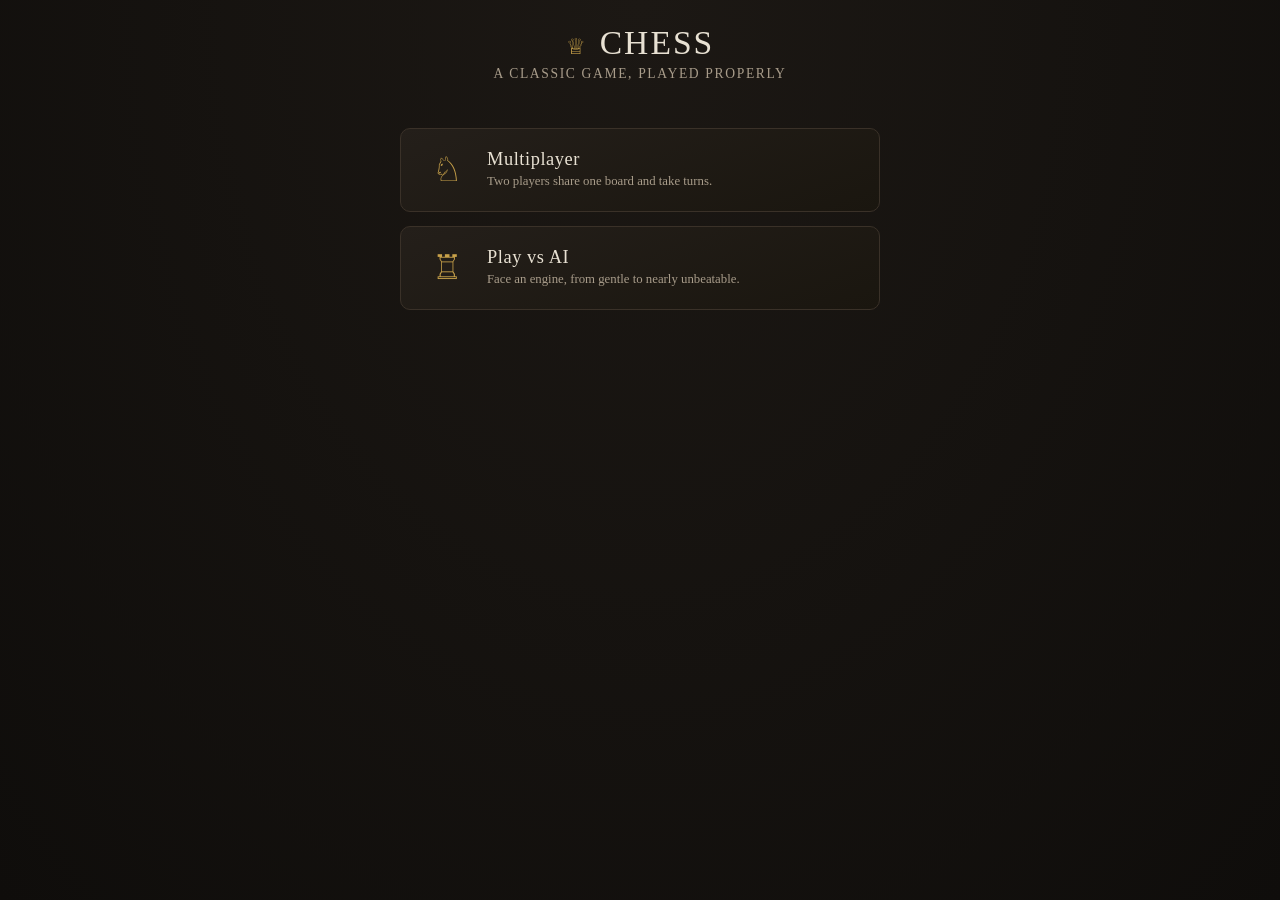
<file: gamehub/chess.html>
<!DOCTYPE html>
<html lang="en">
<head>
<meta charset="UTF-8">
<meta name="viewport" content="width=device-width, initial-scale=1.0">
<title>Chess</title>
<style>
  :root{
    --board-light:#ebe4d6;
    --board-dark:#7c6a58;
    --board-border:#2b231c;
    --bg-top:#1c1814;
    --bg-bottom:#0f0d0b;
    --panel:#241f1a;
    --panel-border:#3a3128;
    --ink:#e8e1d3;
    --ink-dim:#a89c8a;
    --accent:#c9a24a;
    --accent-soft:#8a6f3a;
    --danger:#b5453c;
    --good:#5c8a5c;
    --select:rgba(201,162,74,0.55);
    --legal:rgba(92,138,92,0.55);
    --legal-cap:rgba(181,69,60,0.55);
    --lastmove:rgba(201,162,74,0.30);
    --check:rgba(181,69,60,0.65);
    font-family: 'Iowan Old Style','Palatino Linotype',Georgia,serif;
  }
  *{box-sizing:border-box;}
  html,body{
    margin:0;padding:0;height:100%;
    background:radial-gradient(ellipse at top, var(--bg-top), var(--bg-bottom));
    color:var(--ink);
    font-family: 'Iowan Old Style','Palatino Linotype',Georgia,serif;
    overflow-x:hidden;
  }
  #app{
    min-height:100vh;
    display:flex;
    flex-direction:column;
    align-items:center;
    padding:24px 16px 48px;
  }
  .title-row{
    display:flex;
    align-items:baseline;
    gap:14px;
    margin-bottom:4px;
  }
  .crown{font-size:1.4rem;color:var(--accent);}
  h1{
    font-size:2.1rem;
    letter-spacing:0.06em;
    margin:0;
    font-weight:400;
    color:var(--ink);
    text-transform:uppercase;
  }
  .subtitle{
    color:var(--ink-dim);
    font-size:0.85rem;
    letter-spacing:0.12em;
    text-transform:uppercase;
    margin-bottom:28px;
  }
  .screen{
    width:100%;
    max-width:480px;
    display:flex;
    flex-direction:column;
    align-items:center;
    animation:fadeIn 0.35s ease;
  }
  @keyframes fadeIn{from{opacity:0;transform:translateY(6px);}to{opacity:1;transform:translateY(0);}}
  .hidden{display:none !important;}
  .choice-grid{
    display:flex;
    flex-direction:column;
    gap:14px;
    width:100%;
    margin-top:18px;
  }
  .choice-card{
    background:linear-gradient(160deg, var(--panel), #1a160f);
    border:1px solid var(--panel-border);
    border-radius:10px;
    padding:20px 22px;
    cursor:pointer;
    display:flex;
    align-items:center;
    gap:16px;
    transition:transform 0.15s ease, border-color 0.15s ease, box-shadow 0.15s ease;
    text-align:left;
  }
  .choice-card:hover{
    border-color:var(--accent-soft);
    transform:translateY(-2px);
    box-shadow:0 6px 18px rgba(0,0,0,0.35);
  }
  .choice-card .icon{
    font-size:2.1rem;
    width:48px;
    text-align:center;
    color:var(--accent);
    flex-shrink:0;
  }
  .choice-card .label{
    font-size:1.15rem;
    letter-spacing:0.03em;
    margin-bottom:3px;
  }
  .choice-card .desc{
    font-size:0.8rem;
    color:var(--ink-dim);
    line-height:1.4;
  }
  .diff-grid{
    display:grid;
    grid-template-columns:1fr 1fr;
    gap:10px;
    width:100%;
    margin-top:18px;
  }
  .diff-card{
    background:linear-gradient(160deg, var(--panel), #1a160f);
    border:1px solid var(--panel-border);
    border-radius:10px;
    padding:14px 10px;
    cursor:pointer;
    text-align:center;
    transition:transform 0.15s ease, border-color 0.15s ease;
  }
  .diff-card:hover{
    border-color:var(--accent-soft);
    transform:translateY(-2px);
  }
  .diff-card .lvl-name{
    font-size:0.95rem;
    letter-spacing:0.02em;
    margin-bottom:4px;
  }
  .diff-card .lvl-elo{
    font-size:0.7rem;
    color:var(--ink-dim);
    letter-spacing:0.05em;
  }
  .diff-card.max-level{
    grid-column:1 / -1;
    border-color:var(--danger);
    background:linear-gradient(160deg,#2a1714,#1a160f);
  }
  .diff-card.max-level:hover{
    border-color:#d96a5e;
  }
  .diff-card.max-level .lvl-name{color:#d96a5e;}
  .back-link{
    margin-top:22px;
    color:var(--ink-dim);
    font-size:0.8rem;
    letter-spacing:0.08em;
    text-transform:uppercase;
    cursor:pointer;
    border:none;
    background:none;
    text-decoration:none;
    padding:6px 10px;
  }
  .back-link:hover{color:var(--ink);}
  #gameScreen{max-width:560px;}
  .game-top-bar{
    display:flex;
    justify-content:space-between;
    align-items:center;
    width:100%;
    margin-bottom:10px;
    padding:0 2px;
  }
  .mode-tag{
    font-size:0.72rem;
    letter-spacing:0.1em;
    text-transform:uppercase;
    color:var(--accent);
    border:1px solid var(--accent-soft);
    border-radius:20px;
    padding:4px 12px;
  }
  .quit-btn{
    background:none;
    border:1px solid var(--panel-border);
    color:var(--ink-dim);
    font-size:0.72rem;
    letter-spacing:0.08em;
    text-transform:uppercase;
    border-radius:20px;
    padding:4px 14px;
    cursor:pointer;
  }
  .quit-btn:hover{color:var(--ink);border-color:var(--ink-dim);}
  .player-strip{
    width:100%;
    display:flex;
    justify-content:space-between;
    align-items:center;
    padding:8px 4px;
    font-size:0.85rem;
  }
  .player-strip .name{
    display:flex;
    align-items:center;
    gap:8px;
    color:var(--ink-dim);
    letter-spacing:0.03em;
  }
  .player-strip .name.active{color:var(--ink);}
  .turn-dot{
    width:8px;height:8px;border-radius:50%;
    background:var(--panel-border);
    flex-shrink:0;
  }
  .turn-dot.on{background:var(--accent);box-shadow:0 0 8px var(--accent);}
  .captured-row{
    font-size:0.95rem;
    letter-spacing:1px;
    color:var(--ink-dim);
    min-height:1.2em;
  }
  #boardWrap{
    position:relative;
    width:100%;
    max-width:520px;
    aspect-ratio:1/1;
    border:10px solid #1a140d;
    border-radius:4px;
    box-shadow:0 12px 40px rgba(0,0,0,0.55), inset 0 0 0 1px #000;
    background:var(--board-border);
  }
  #board{
    width:100%;
    height:100%;
    display:grid;
    grid-template-columns:repeat(8,1fr);
    grid-template-rows:repeat(8,1fr);
  }
  .sq{
    position:relative;
    display:flex;
    align-items:center;
    justify-content:center;
    user-select:none;
  }
  .sq.light{background:var(--board-light);}
  .sq.dark{background:var(--board-dark);}
  .sq .coord{
    position:absolute;
    font-size:0.6rem;
    color:rgba(0,0,0,0.35);
    font-family:Georgia,serif;
  }
  .sq.light .coord{color:rgba(0,0,0,0.32);}
  .sq.dark .coord{color:rgba(255,255,255,0.30);}
  .coord.file{bottom:2px;right:4px;}
  .coord.rank{top:2px;left:4px;}
  .sq.highlight-last::before{
    content:'';
    position:absolute;
    inset:0;
    background:var(--lastmove);
  }
  .sq.highlight-select::before{
    content:'';
    position:absolute;
    inset:0;
    background:var(--select);
  }
  .sq.in-check::before{
    content:'';
    position:absolute;
    inset:0;
    background:radial-gradient(circle, var(--check) 0%, transparent 70%);
  }
  .sq .dot{
    position:absolute;
    width:28%;
    height:28%;
    border-radius:50%;
    background:var(--legal);
    pointer-events:none;
  }
  .sq .ring{
    position:absolute;
    width:82%;
    height:82%;
    border-radius:50%;
    border:5px solid var(--legal-cap);
    pointer-events:none;
    box-sizing:border-box;
  }
  .piece{
    width:86%;
    height:86%;
    display:flex;
    align-items:center;
    justify-content:center;
    font-size:min(7.5vw,42px);
    cursor:pointer;
    transition:transform 0.08s ease;
    z-index:2;
    line-height:1;
  }
  .piece.white{color:#f5f1e6;filter:drop-shadow(0 1px 1px rgba(0,0,0,0.7));}
  .piece.black{color:#1a1612;filter:drop-shadow(0 1px 1px rgba(0,0,0,0.35));}
  .piece.draggable:hover{transform:scale(1.08);}
  .piece.dragging{opacity:0.35;}
  #statusBar{
    width:100%;
    text-align:center;
    margin-top:14px;
    min-height:1.6em;
    font-size:0.95rem;
    letter-spacing:0.02em;
    color:var(--accent);
  }
  .promo-overlay{
    position:fixed;
    inset:0;
    background:rgba(0,0,0,0.6);
    display:flex;
    align-items:center;
    justify-content:center;
    z-index:50;
  }
  .promo-box{
    background:var(--panel);
    border:1px solid var(--panel-border);
    border-radius:12px;
    padding:20px;
    display:flex;
    gap:14px;
  }
  .promo-piece{
    width:62px;height:62px;
    display:flex;align-items:center;justify-content:center;
    font-size:2.4rem;
    border-radius:8px;
    background:#15110c;
    cursor:pointer;
    border:1px solid var(--panel-border);
  }
  .promo-piece:hover{border-color:var(--accent);}
  .end-overlay{
    position:fixed;
    inset:0;
    background:rgba(0,0,0,0.68);
    display:flex;
    align-items:center;
    justify-content:center;
    z-index:60;
    animation:fadeIn 0.25s ease;
  }
  .end-card{
    background:linear-gradient(160deg,var(--panel),#161310);
    border:1px solid var(--panel-border);
    border-radius:14px;
    padding:36px 32px;
    text-align:center;
    max-width:340px;
    box-shadow:0 20px 60px rgba(0,0,0,0.6);
  }
  .end-card .result-icon{font-size:2.4rem;margin-bottom:6px;}
  .end-card h2{
    margin:0 0 6px;
    font-size:1.5rem;
    letter-spacing:0.03em;
    color:var(--accent);
    text-transform:uppercase;
  }
  .end-card p{
    color:var(--ink-dim);
    font-size:0.9rem;
    margin:0 0 22px;
    line-height:1.5;
  }
  .end-actions{
    display:flex;
    gap:10px;
    justify-content:center;
  }
  .end-btn{
    border:1px solid var(--accent-soft);
    background:none;
    color:var(--ink);
    padding:9px 18px;
    border-radius:8px;
    font-size:0.82rem;
    letter-spacing:0.05em;
    text-transform:uppercase;
    cursor:pointer;
  }
  .end-btn:hover{background:var(--accent-soft);}
  .end-btn.primary{background:var(--accent-soft);}
  .end-btn.primary:hover{background:var(--accent);}
  .thinking-strip{
    display:flex;
    align-items:center;
    justify-content:center;
    gap:8px;
    color:var(--ink-dim);
    font-size:0.8rem;
    letter-spacing:0.05em;
    height:1.4em;
  }
  .think-dot{
    width:6px;height:6px;border-radius:50%;
    background:var(--accent);
    animation:pulse 1.1s infinite ease-in-out;
  }
  .think-dot:nth-child(2){animation-delay:0.15s;}
  .think-dot:nth-child(3){animation-delay:0.3s;}
  @keyframes pulse{0%,80%,100%{opacity:0.25;}40%{opacity:1;}}
  @media (max-width:380px){
    h1{font-size:1.6rem;}
    .piece{font-size:8vw;}
  }
</style>
</head>
<body>
<div id="app">
  <div class="title-row">
    <span class="crown">♕</span>
    <h1>Chess</h1>
  </div>
  <div class="subtitle" id="subtitleText">A classic game, played properly</div>
  <div class="screen" id="modeScreen">
    <div class="choice-grid">
      <div class="choice-card" id="btnMultiplayer">
        <div class="icon">♘</div>
        <div>
          <div class="label">Multiplayer</div>
          <div class="desc">Two players share one board and take turns.</div>
        </div>
      </div>
      <div class="choice-card" id="btnAI">
        <div class="icon">♖</div>
        <div>
          <div class="label">Play vs AI</div>
          <div class="desc">Face an engine, from gentle to nearly unbeatable.</div>
        </div>
      </div>
    </div>
  </div>
  <div class="screen hidden" id="diffScreen">
    <div class="diff-grid">
      <div class="diff-card" data-level="beginner"><div class="lvl-name">Beginner</div><div class="lvl-elo">~600 ELO</div></div>
      <div class="diff-card" data-level="intermediate"><div class="lvl-name">Intermediate</div><div class="lvl-elo">~1100 ELO</div></div>
      <div class="diff-card" data-level="advanced"><div class="lvl-name">Advanced</div><div class="lvl-elo">~1600 ELO</div></div>
      <div class="diff-card" data-level="expert"><div class="lvl-name">Expert</div><div class="lvl-elo">~2000 ELO</div></div>
      <div class="diff-card" data-level="master"><div class="lvl-name">Master</div><div class="lvl-elo">~2400 ELO</div></div>
      <div class="diff-card" data-level="grandmaster"><div class="lvl-name">Grandmaster</div><div class="lvl-elo">~2700 ELO</div></div>
      <div class="diff-card max-level" data-level="max"><div class="lvl-name">MAX</div><div class="lvl-elo">No mercy. No draws conceded.</div></div>
    </div>
    <button class="back-link" id="backFromDiff">&larr; Back</button>
  </div>
  <div class="screen hidden" id="gameScreen">
    <div class="game-top-bar">
      <span class="mode-tag" id="modeTag">MULTIPLAYER</span>
      <button class="quit-btn" id="btnQuit">Exit to Menu</button>
    </div>
    <div class="player-strip">
      <span class="name" id="blackNameTag"><span class="turn-dot" id="blackDot"></span>Black</span>
      <span class="captured-row" id="blackCaptured"></span>
    </div>
    <div id="boardWrap">
      <div id="board"></div>
    </div>
    <div class="player-strip">
      <span class="name" id="whiteNameTag"><span class="turn-dot" id="whiteDot"></span>White</span>
      <span class="captured-row" id="whiteCaptured"></span>
    </div>
    <div class="thinking-strip hidden" id="thinkingStrip">
      <span class="think-dot"></span><span class="think-dot"></span><span class="think-dot"></span>
      <span>Engine is thinking…</span>
    </div>
    <div id="statusBar"></div>
  </div>
</div>
<div id="promoOverlay" class="promo-overlay hidden"></div>
<div id="endOverlay" class="end-overlay hidden"></div>

<script>
/* ENGINE */
const PIECE_VALUE = { p: 100, n: 320, b: 330, r: 500, q: 900, k: 20000 };
function makeInitialBoard() {
  const back = ['r','n','b','q','k','b','n','r'];
  const board = [];
  board.push(back.map(t => ({ type: t, color: 'b' })));
  board.push(Array(8).fill(null).map(() => ({ type: 'p', color: 'b' })));
  for (let i = 0; i < 4; i++) board.push(Array(8).fill(null));
  board.push(Array(8).fill(null).map(() => ({ type: 'p', color: 'w' })));
  board.push(back.map(t => ({ type: t, color: 'w' })));
  return board;
}
function cloneBoard(board) {
  return board.map(row => row.map(p => (p ? { type: p.type, color: p.color } : null)));
}
function inBounds(r, c) { return r >= 0 && r < 8 && c >= 0 && c < 8; }
function squareName(r, c) { return 'abcdefgh'[c] + (8 - r); }
class GameState {
  constructor() {
    this.board = makeInitialBoard();
    this.turn = 'w';
    this.castling = { w: { k: true, q: true }, b: { k: true, q: true } };
    this.enPassant = null;
    this.halfmoveClock = 0;
    this.fullmoveNumber = 1;
    this.history = [];
    this.positionCounts = {};
    this._recordPosition();
  }
  clone() {
    const gs = new GameState();
    gs.board = cloneBoard(this.board);
    gs.turn = this.turn;
    gs.castling = { w: { ...this.castling.w }, b: { ...this.castling.b } };
    gs.enPassant = this.enPassant ? { ...this.enPassant } : null;
    gs.halfmoveClock = this.halfmoveClock;
    gs.fullmoveNumber = this.fullmoveNumber;
    gs.history = this.history.slice();
    gs.positionCounts = { ...this.positionCounts };
    return gs;
  }
  _posKey() {
    let s = '';
    for (let r = 0; r < 8; r++)
      for (let c = 0; c < 8; c++) {
        const p = this.board[r][c];
        s += p ? p.color + p.type : '-';
      }
    s += '|' + this.turn;
    s += '|' + JSON.stringify(this.castling);
    s += '|' + (this.enPassant ? squareName(this.enPassant.r, this.enPassant.c) : '-');
    return s;
  }
  _recordPosition() {
    const k = this._posKey();
    this.positionCounts[k] = (this.positionCounts[k] || 0) + 1;
  }
  isThreefoldRepetition() {
    const k = this._posKey();
    return (this.positionCounts[k] || 0) >= 3;
  }
  pieceAt(r, c) { return this.board[r][c]; }
  findKing(color) {
    for (let r = 0; r < 8; r++)
      for (let c = 0; c < 8; c++) {
        const p = this.board[r][c];
        if (p && p.type === 'k' && p.color === color) return { r, c };
      }
    return null;
  }
  isSquareAttacked(r, c, byColor) {
    const board = this.board;
    const pawnRow = byColor === 'w' ? r + 1 : r - 1;
    if (inBounds(pawnRow, c - 1)) {
      const p = board[pawnRow][c - 1];
      if (p && p.type === 'p' && p.color === byColor) return true;
    }
    if (inBounds(pawnRow, c + 1)) {
      const p = board[pawnRow][c + 1];
      if (p && p.type === 'p' && p.color === byColor) return true;
    }
    const knightDeltas = [[-2,-1],[-2,1],[-1,-2],[-1,2],[1,-2],[1,2],[2,-1],[2,1]];
    for (const [dr, dc] of knightDeltas) {
      const rr = r + dr, cc = c + dc;
      if (inBounds(rr, cc)) {
        const p = board[rr][cc];
        if (p && p.type === 'n' && p.color === byColor) return true;
      }
    }
    for (let dr = -1; dr <= 1; dr++)
      for (let dc = -1; dc <= 1; dc++) {
        if (dr === 0 && dc === 0) continue;
        const rr = r + dr, cc = c + dc;
        if (inBounds(rr, cc)) {
          const p = board[rr][cc];
          if (p && p.type === 'k' && p.color === byColor) return true;
        }
      }
    const rookDirs = [[-1,0],[1,0],[0,-1],[0,1]];
    for (const [dr, dc] of rookDirs) {
      let rr = r + dr, cc = c + dc;
      while (inBounds(rr, cc)) {
        const p = board[rr][cc];
        if (p) {
          if (p.color === byColor && (p.type === 'r' || p.type === 'q')) return true;
          break;
        }
        rr += dr; cc += dc;
      }
    }
    const bishopDirs = [[-1,-1],[-1,1],[1,-1],[1,1]];
    for (const [dr, dc] of bishopDirs) {
      let rr = r + dr, cc = c + dc;
      while (inBounds(rr, cc)) {
        const p = board[rr][cc];
        if (p) {
          if (p.color === byColor && (p.type === 'b' || p.type === 'q')) return true;
          break;
        }
        rr += dr; cc += dc;
      }
    }
    return false;
  }
  isInCheck(color) {
    const k = this.findKing(color);
    if (!k) return false;
    const enemy = color === 'w' ? 'b' : 'w';
    return this.isSquareAttacked(k.r, k.c, enemy);
  }
  _pseudoMovesFor(r, c) {
    const p = this.board[r][c];
    if (!p) return [];
    const moves = [];
    const color = p.color;
    const enemy = color === 'w' ? 'b' : 'w';
    const pushIfOk = (rr, cc, flags = {}) => {
      if (!inBounds(rr, cc)) return;
      const target = this.board[rr][cc];
      if (target && target.color === color) return;
      moves.push({ from: { r, c }, to: { r: rr, c: cc }, capture: !!target, ...flags });
    };
    if (p.type === 'p') {
      const dir = color === 'w' ? -1 : 1;
      const startRow = color === 'w' ? 6 : 1;
      const promoRow = color === 'w' ? 0 : 7;
      if (inBounds(r + dir, c) && !this.board[r + dir][c]) {
        if (r + dir === promoRow) {
          for (const promo of ['q','r','b','n']) moves.push({ from:{r,c}, to:{r:r+dir,c}, capture:false, promotion:promo });
        } else {
          moves.push({ from:{r,c}, to:{r:r+dir,c}, capture:false });
          if (r === startRow && !this.board[r + 2*dir][c]) {
            moves.push({ from:{r,c}, to:{r:r+2*dir,c}, capture:false, doubleStep:true });
          }
        }
      }
      for (const dc of [-1, 1]) {
        const rr = r + dir, cc = c + dc;
        if (!inBounds(rr, cc)) continue;
        const target = this.board[rr][cc];
        if (target && target.color === enemy) {
          if (rr === promoRow) {
            for (const promo of ['q','r','b','n']) moves.push({ from:{r,c}, to:{r:rr,c:cc}, capture:true, promotion:promo });
          } else {
            moves.push({ from:{r,c}, to:{r:rr,c:cc}, capture:true });
          }
        } else if (this.enPassant && this.enPassant.r === rr && this.enPassant.c === cc) {
          moves.push({ from:{r,c}, to:{r:rr,c:cc}, capture:true, enPassant:true });
        }
      }
    } else if (p.type === 'n') {
      const deltas = [[-2,-1],[-2,1],[-1,-2],[-1,2],[1,-2],[1,2],[2,-1],[2,1]];
      for (const [dr, dc] of deltas) pushIfOk(r + dr, c + dc);
    } else if (p.type === 'b' || p.type === 'r' || p.type === 'q') {
      let dirs = [];
      if (p.type === 'b') dirs = [[-1,-1],[-1,1],[1,-1],[1,1]];
      else if (p.type === 'r') dirs = [[-1,0],[1,0],[0,-1],[0,1]];
      else dirs = [[-1,-1],[-1,1],[1,-1],[1,1],[-1,0],[1,0],[0,-1],[0,1]];
      for (const [dr, dc] of dirs) {
        let rr = r + dr, cc = c + dc;
        while (inBounds(rr, cc)) {
          const target = this.board[rr][cc];
          if (!target) {
            moves.push({ from:{r,c}, to:{r:rr,c:cc}, capture:false });
          } else {
            if (target.color === enemy) moves.push({ from:{r,c}, to:{r:rr,c:cc}, capture:true });
            break;
          }
          rr += dr; cc += dc;
        }
      }
    } else if (p.type === 'k') {
      for (let dr = -1; dr <= 1; dr++)
        for (let dc = -1; dc <= 1; dc++) {
          if (dr === 0 && dc === 0) continue;
          pushIfOk(r + dr, c + dc);
        }
      const row = color === 'w' ? 7 : 0;
      if (r === row && c === 4 && !this.isInCheck(color)) {
        const rights = this.castling[color];
        const enemy2 = enemy;
        if (rights.k && !this.board[row][5] && !this.board[row][6]) {
          const rook = this.board[row][7];
          if (rook && rook.type === 'r' && rook.color === color) {
            if (!this.isSquareAttacked(row,5,enemy2) && !this.isSquareAttacked(row,6,enemy2)) {
              moves.push({ from:{r,c}, to:{r:row,c:6}, capture:false, castle:'k' });
            }
          }
        }
        if (rights.q && !this.board[row][3] && !this.board[row][2] && !this.board[row][1]) {
          const rook = this.board[row][0];
          if (rook && rook.type === 'r' && rook.color === color) {
            if (!this.isSquareAttacked(row,3,enemy2) && !this.isSquareAttacked(row,2,enemy2)) {
              moves.push({ from:{r,c}, to:{r:row,c:2}, capture:false, castle:'q' });
            }
          }
        }
      }
    }
    return moves;
  }
  applyMove(move) {
    const { from, to } = move;
    const piece = this.board[from.r][from.c];
    const movingColor = piece.color;
    let captured = this.board[to.r][to.c];
    if (move.enPassant) {
      const capRow = movingColor === 'w' ? to.r + 1 : to.r - 1;
      captured = this.board[capRow][to.c];
      this.board[capRow][to.c] = null;
    }
    this.board[to.r][to.c] = move.promotion ? { type: move.promotion, color: movingColor } : piece;
    this.board[from.r][from.c] = null;
    if (move.castle) {
      const row = from.r;
      if (move.castle === 'k') {
        this.board[row][5] = this.board[row][7];
        this.board[row][7] = null;
      } else {
        this.board[row][3] = this.board[row][0];
        this.board[row][0] = null;
      }
    }
    if (piece.type === 'k') {
      this.castling[movingColor].k = false;
      this.castling[movingColor].q = false;
    }
    if (piece.type === 'r') {
      const row = movingColor === 'w' ? 7 : 0;
      if (from.r === row && from.c === 0) this.castling[movingColor].q = false;
      if (from.r === row && from.c === 7) this.castling[movingColor].k = false;
    }
    if (captured && captured.type === 'r') {
      if (to.r === 0 && to.c === 0) this.castling.b.q = false;
      if (to.r === 0 && to.c === 7) this.castling.b.k = false;
      if (to.r === 7 && to.c === 0) this.castling.w.q = false;
      if (to.r === 7 && to.c === 7) this.castling.w.k = false;
    }
    if (move.doubleStep) {
      const midRow = (from.r + to.r) / 2;
      this.enPassant = { r: midRow, c: from.c };
    } else {
      this.enPassant = null;
    }
    if (piece.type === 'p' || move.capture) this.halfmoveClock = 0;
    else this.halfmoveClock++;
    if (movingColor === 'b') this.fullmoveNumber++;
    move._captured = captured;
    move._pieceType = piece.type;
    this.turn = movingColor === 'w' ? 'b' : 'w';
    this.history.push(move);
    this._recordPosition();
    return captured;
  }
  _isLegalAfterMove(move, color) {
    const clone = this.clone();
    clone.applyMove(move);
    return !clone.isInCheck(color);
  }
  getLegalMoves(color) {
    color = color || this.turn;
    const moves = [];
    for (let r = 0; r < 8; r++)
      for (let c = 0; c < 8; c++) {
        const p = this.board[r][c];
        if (p && p.color === color) {
          const pseudo = this._pseudoMovesFor(r, c);
          for (const m of pseudo) {
            if (this._isLegalAfterMove(m, color)) moves.push(m);
          }
        }
      }
    return moves;
  }
  getLegalMovesFrom(r, c) {
    const p = this.board[r][c];
    if (!p || p.color !== this.turn) return [];
    const pseudo = this._pseudoMovesFor(r, c);
    return pseudo.filter(m => this._isLegalAfterMove(m, p.color));
  }
  hasAnyLegalMove(color) {
    color = color || this.turn;
    for (let r = 0; r < 8; r++)
      for (let c = 0; c < 8; c++) {
        const p = this.board[r][c];
        if (p && p.color === color) {
          const pseudo = this._pseudoMovesFor(r, c);
          for (const m of pseudo) {
            if (this._isLegalAfterMove(m, color)) return true;
          }
        }
      }
    return false;
  }
  isCheckmate(color) {
    color = color || this.turn;
    return this.isInCheck(color) && !this.hasAnyLegalMove(color);
  }
  isStalemate(color) {
    color = color || this.turn;
    return !this.isInCheck(color) && !this.hasAnyLegalMove(color);
  }
  isInsufficientMaterial() {
    const pieces = { w: [], b: [] };
    for (let r = 0; r < 8; r++)
      for (let c = 0; c < 8; c++) {
        const p = this.board[r][c];
        if (p && p.type !== 'k') pieces[p.color].push(p.type);
      }
    const total = pieces.w.length + pieces.b.length;
    if (total === 0) return true;
    if (total === 1) {
      const lone = pieces.w.length === 1 ? pieces.w[0] : pieces.b[0];
      if (lone === 'n' || lone === 'b') return true;
    }
    if (total === 2 && pieces.w.length === 1 && pieces.b.length === 1) {
      if (pieces.w[0] === 'b' && pieces.b[0] === 'b') return true;
    }
    return false;
  }
  getGameStatus() {
    const color = this.turn;
    if (this.isCheckmate(color)) {
      return { over: true, result: color === 'w' ? 'black' : 'white', reason: 'checkmate' };
    }
    if (this.isStalemate(color)) {
      return { over: true, result: 'draw', reason: 'stalemate' };
    }
    if (this.halfmoveClock >= 100) {
      return { over: true, result: 'draw', reason: 'fifty-move' };
    }
    if (this.isThreefoldRepetition()) {
      return { over: true, result: 'draw', reason: 'repetition' };
    }
    if (this.isInsufficientMaterial()) {
      return { over: true, result: 'draw', reason: 'insufficient-material' };
    }
    return { over: false };
  }
}

/* AI */
const DIFFICULTY_CONFIG = {
  beginner:     { depth: 1, randomness: 0.55, blunderRate: 0.35, timeLimit: 400,  quiescence: false },
  intermediate: { depth: 2, randomness: 0.30, blunderRate: 0.18, timeLimit: 700,  quiescence: false },
  advanced:     { depth: 3, randomness: 0.14, blunderRate: 0.08, timeLimit: 1200, quiescence: true  },
  expert:       { depth: 4, randomness: 0.06, blunderRate: 0.03, timeLimit: 2000, quiescence: true  },
  master:       { depth: 5, randomness: 0.02, blunderRate: 0.0,  timeLimit: 3200, quiescence: true  },
  grandmaster:  { depth: 6, randomness: 0.0,  blunderRate: 0.0,  timeLimit: 5000, quiescence: true  },
  max:          { depth: 8, randomness: 0.0,  blunderRate: 0.0,  timeLimit: 9000, quiescence: true  },
};
const PST = {
  p: [[0,0,0,0,0,0,0,0],[50,50,50,50,50,50,50,50],[10,10,20,30,30,20,10,10],[5,5,10,25,25,10,5,5],[0,0,0,20,20,0,0,0],[5,-5,-10,0,0,-10,-5,5],[5,10,10,-20,-20,10,10,5],[0,0,0,0,0,0,0,0]],
  n: [[-50,-40,-30,-30,-30,-30,-40,-50],[-40,-20,0,0,0,0,-20,-40],[-30,0,10,15,15,10,0,-30],[-30,5,15,20,20,15,5,-30],[-30,0,15,20,20,15,0,-30],[-30,5,10,15,15,10,5,-30],[-40,-20,0,5,5,0,-20,-40],[-50,-40,-30,-30,-30,-30,-40,-50]],
  b: [[-20,-10,-10,-10,-10,-10,-10,-20],[-10,0,0,0,0,0,0,-10],[-10,0,10,10,10,10,0,-10],[-10,5,10,10,10,10,5,-10],[-10,0,10,10,10,10,0,-10],[-10,10,10,10,10,10,10,-10],[-10,5,0,0,0,0,5,-10],[-20,-10,-10,-10,-10,-10,-10,-20]],
  r: [[0,0,0,0,0,0,0,0],[5,10,10,10,10,10,10,5],[-5,0,0,0,0,0,0,-5],[-5,0,0,0,0,0,0,-5],[-5,0,0,0,0,0,0,-5],[-5,0,0,0,0,0,0,-5],[-5,0,0,0,0,0,0,-5],[0,0,0,5,5,0,0,0]],
  q: [[-20,-10,-10,-5,-5,-10,-10,-20],[-10,0,0,0,0,0,0,-10],[-10,0,5,5,5,5,0,-10],[-5,0,5,5,5,5,0,-5],[0,0,5,5,5,5,0,-5],[-10,5,5,5,5,5,0,-10],[-10,0,5,0,0,0,0,-10],[-20,-10,-10,-5,-5,-10,-10,-20]],
  k: [[-30,-40,-40,-50,-50,-40,-40,-30],[-30,-40,-40,-50,-50,-40,-40,-30],[-30,-40,-40,-50,-50,-40,-40,-30],[-30,-40,-40,-50,-50,-40,-40,-30],[-20,-30,-30,-40,-40,-30,-30,-20],[-10,-20,-20,-20,-20,-20,-20,-10],[20,20,0,0,0,0,20,20],[20,30,10,0,0,10,30,20]]
};
const PST_KING_ENDGAME = [[-50,-40,-30,-20,-20,-30,-40,-50],[-30,-20,-10,0,0,-10,-20,-30],[-30,-10,20,30,30,20,-10,-30],[-30,-10,30,40,40,30,-10,-30],[-30,-10,30,40,40,30,-10,-30],[-30,-10,20,30,30,20,-10,-30],[-30,-30,0,0,0,0,-30,-30],[-50,-30,-30,-30,-30,-30,-30,-50]];
function isEndgame(gs) {
  let queens = 0, minorMajor = 0;
  for (let r = 0; r < 8; r++)
    for (let c = 0; c < 8; c++) {
      const p = gs.board[r][c];
      if (!p) continue;
      if (p.type === 'q') queens++;
      if (['n','b','r'].includes(p.type)) minorMajor++;
    }
  return queens === 0 || minorMajor <= 4;
}
function evaluateBoard(gs) {
  let score = 0;
  const endgame = isEndgame(gs);
  for (let r = 0; r < 8; r++) {
    for (let c = 0; c < 8; c++) {
      const p = gs.board[r][c];
      if (!p) continue;
      let val = PIECE_VALUE[p.type];
      let pstTable = p.type === 'k' && endgame ? PST_KING_ENDGAME : PST[p.type];
      let pstVal = p.color === 'w' ? pstTable[r][c] : pstTable[7 - r][c];
      val += pstVal;
      score += p.color === 'w' ? val : -val;
    }
  }
  const bishops = { w: 0, b: 0 };
  for (let r = 0; r < 8; r++)
    for (let c = 0; c < 8; c++) {
      const p = gs.board[r][c];
      if (p && p.type === 'b') bishops[p.color]++;
    }
  if (bishops.w >= 2) score += 30;
  if (bishops.b >= 2) score -= 30;
  return score;
}
function orderMoves(gs, moves) {
  return moves.slice().sort((a, b) => {
    const scoreOf = (m) => {
      let s = 0;
      if (m.capture) {
        const target = gs.board[m.to.r] && gs.board[m.to.r][m.to.c];
        const attacker = gs.board[m.from.r][m.from.c];
        const targetVal = target ? PIECE_VALUE[target.type] : (m.enPassant ? PIECE_VALUE.p : 0);
        const attackerVal = attacker ? PIECE_VALUE[attacker.type] : 0;
        s += 1000 + targetVal - attackerVal / 10;
      }
      if (m.promotion === 'q') s += 800;
      if (m.castle) s += 50;
      return s;
    };
    return scoreOf(b) - scoreOf(a);
  });
}
function quiescence(gs, alpha, beta, deadline) {
  const standPat = evaluateBoard(gs) * (gs.turn === 'w' ? 1 : -1);
  if (standPat >= beta) return beta;
  if (alpha < standPat) alpha = standPat;
  if (Date.now() > deadline) return standPat;
  const moves = orderMoves(gs, gs.getLegalMoves(gs.turn)).filter(m => m.capture || m.promotion);
  for (const m of moves) {
    const clone = gs.clone();
    clone.applyMove(m);
    const score = -quiescence(clone, -beta, -alpha, deadline);
    if (score >= beta) return beta;
    if (score > alpha) alpha = score;
  }
  return alpha;
}
function negamax(gs, depth, alpha, beta, useQuiescence, deadline) {
  const status = gs.getGameStatus();
  if (status.over) {
    if (status.result === 'draw') return 0;
    return -100000 - depth;
  }
  if (depth <= 0 || Date.now() > deadline) {
    if (useQuiescence) return quiescence(gs, alpha, beta, deadline);
    return evaluateBoard(gs) * (gs.turn === 'w' ? 1 : -1);
  }
  const moves = orderMoves(gs, gs.getLegalMoves(gs.turn));
  if (moves.length === 0) {
    return evaluateBoard(gs) * (gs.turn === 'w' ? 1 : -1);
  }
  let best = -Infinity;
  for (const m of moves) {
    const clone = gs.clone();
    clone.applyMove(m);
    const val = -negamax(clone, depth - 1, -beta, -alpha, useQuiescence, deadline);
    if (val > best) best = val;
    if (best > alpha) alpha = best;
    if (alpha >= beta) break;
  }
  return best;
}
function getAIMove(gs, levelKey) {
  const config = DIFFICULTY_CONFIG[levelKey] || DIFFICULTY_CONFIG.intermediate;
  const legalMoves = gs.getLegalMoves(gs.turn);
  if (legalMoves.length === 0) return null;
  if (legalMoves.length === 1) return legalMoves[0];
  const deadline = Date.now() + config.timeLimit;
  let ordered = orderMoves(gs, legalMoves);
  let scored = [];
  for (let d = 1; d <= config.depth; d++) {
    if (Date.now() > deadline && d > 1) break;
    const roundScored = [];
    let completedRound = true;
    for (const m of ordered) {
      const clone = gs.clone();
      clone.applyMove(m);
      const val = -negamax(clone, d - 1, -Infinity, Infinity, config.quiescence, deadline);
      roundScored.push({ move: m, score: val });
      if (Date.now() > deadline) { completedRound = false; break; }
    }
    if (completedRound && roundScored.length === ordered.length) {
      scored = roundScored;
      roundScored.sort((a, b) => b.score - a.score);
      ordered = roundScored.map(x => x.move);
    }
    if (Date.now() > deadline) break;
  }
  if (scored.length === 0) {
    for (const m of ordered) {
      const clone = gs.clone();
      clone.applyMove(m);
      scored.push({ move: m, score: -evaluateBoard(clone) * (clone.turn === 'w' ? -1 : 1) * -1 });
    }
  }
  scored.sort((a, b) => b.score - a.score);
  if (config.blunderRate > 0 && Math.random() < config.blunderRate && scored.length > 2) {
    const poolStart = Math.floor(scored.length / 2);
    const pool = scored.slice(poolStart);
    return pool[Math.floor(Math.random() * pool.length)].move;
  }
  if (config.randomness > 0) {
    const topCount = Math.max(1, Math.round(config.randomness * scored.length * 0.5) + 1);
    const pool = scored.slice(0, Math.min(topCount, scored.length));
    return pool[Math.floor(Math.random() * pool.length)].move;
  }
  return scored[0].move;
}

/* UI */
const PIECE_GLYPH = {
  w: { k:'♔', q:'♕', r:'♖', b:'♗', n:'♘', p:'♙' },
  b: { k:'♚', q:'♛', r:'♜', b:'♝', n:'♞', p:'♟' }
};
const LEVEL_LABELS = {
  beginner:'Beginner', intermediate:'Intermediate', advanced:'Advanced',
  expert:'Expert', master:'Master', grandmaster:'Grandmaster', max:'MAX'
};
let state = {
  mode: null,
  aiLevel: null,
  aiColor: 'b',
  gs: null,
  selected: null,
  legalForSelected: [],
  lastMove: null,
  gameOver: false,
  aiThinking: false,
};
const els = {
  modeScreen: document.getElementById('modeScreen'),
  diffScreen: document.getElementById('diffScreen'),
  gameScreen: document.getElementById('gameScreen'),
  subtitleText: document.getElementById('subtitleText'),
  board: document.getElementById('board'),
  modeTag: document.getElementById('modeTag'),
  whiteNameTag: document.getElementById('whiteNameTag'),
  blackNameTag: document.getElementById('blackNameTag'),
  whiteDot: document.getElementById('whiteDot'),
  blackDot: document.getElementById('blackDot'),
  whiteCaptured: document.getElementById('whiteCaptured'),
  blackCaptured: document.getElementById('blackCaptured'),
  statusBar: document.getElementById('statusBar'),
  thinkingStrip: document.getElementById('thinkingStrip'),
  promoOverlay: document.getElementById('promoOverlay'),
  endOverlay: document.getElementById('endOverlay'),
};
function showScreen(name) {
  els.modeScreen.classList.add('hidden');
  els.diffScreen.classList.add('hidden');
  els.gameScreen.classList.add('hidden');
  if (name === 'mode') { els.modeScreen.classList.remove('hidden'); els.subtitleText.textContent = 'A classic game, played properly'; }
  if (name === 'diff') { els.diffScreen.classList.remove('hidden'); els.subtitleText.textContent = 'Choose how strong the engine should play'; }
  if (name === 'game') { els.gameScreen.classList.remove('hidden'); els.subtitleText.textContent = ''; }
}
document.getElementById('btnMultiplayer').addEventListener('click', () => {
  startGame('multiplayer', null);
});
document.getElementById('btnAI').addEventListener('click', () => {
  showScreen('diff');
});
document.getElementById('backFromDiff').addEventListener('click', () => {
  showScreen('mode');
});
document.querySelectorAll('.diff-card').forEach(card => {
  card.addEventListener('click', () => {
    const level = card.getAttribute('data-level');
    startGame('ai', level);
  });
});
document.getElementById('btnQuit').addEventListener('click', () => {
  quitToMenu();
});
function quitToMenu() {
  state.gs = null;
  state.mode = null;
  state.aiLevel = null;
  state.selected = null;
  state.gameOver = false;
  els.endOverlay.classList.add('hidden');
  els.endOverlay.innerHTML = '';
  showScreen('mode');
}
function startGame(mode, aiLevel) {
  state.mode = mode;
  state.aiLevel = aiLevel;
  state.gs = new GameState();
  state.selected = null;
  state.legalForSelected = [];
  state.lastMove = null;
  state.gameOver = false;
  state.aiThinking = false;
  if (mode === 'multiplayer') {
    els.modeTag.textContent = 'MULTIPLAYER';
    els.whiteNameTag.innerHTML = '<span class="turn-dot" id="whiteDot"></span>White';
    els.blackNameTag.innerHTML = '<span class="turn-dot" id="blackDot"></span>Black';
  } else {
    els.modeTag.textContent = 'VS AI · ' + LEVEL_LABELS[aiLevel].toUpperCase();
    els.whiteNameTag.innerHTML = '<span class="turn-dot" id="whiteDot"></span>You';
    els.blackNameTag.innerHTML = '<span class="turn-dot" id="blackDot"></span>AI · ' + LEVEL_LABELS[aiLevel];
  }
  els.whiteDot = document.getElementById('whiteDot');
  els.blackDot = document.getElementById('blackDot');
  showScreen('game');
  renderBoard();
  updateStatusAndTurnUI();
}
function renderBoard() {
  const gs = state.gs;
  els.board.innerHTML = '';
  const inCheckColor = gs.isInCheck('w') ? 'w' : (gs.isInCheck('b') ? 'b' : null);
  let kingPos = null;
  if (inCheckColor) kingPos = gs.findKing(inCheckColor);
  for (let r = 0; r < 8; r++) {
    for (let c = 0; c < 8; c++) {
      const sq = document.createElement('div');
      const isLight = (r + c) % 2 === 0;
      sq.className = 'sq ' + (isLight ? 'light' : 'dark');
      sq.dataset.r = r;
      sq.dataset.c = c;
      if (state.lastMove) {
        const { from, to } = state.lastMove;
        if ((from.r === r && from.c === c) || (to.r === r && to.c === c)) {
          sq.classList.add('highlight-last');
        }
      }
      if (state.selected && state.selected.r === r && state.selected.c === c) {
        sq.classList.add('highlight-select');
      }
      if (kingPos && kingPos.r === r && kingPos.c === c) {
        sq.classList.add('in-check');
      }
      if (r === 7) {
        const f = document.createElement('span');
        f.className = 'coord file';
        f.textContent = 'abcdefgh'[c];
        sq.appendChild(f);
      }
      if (c === 0) {
        const rk = document.createElement('span');
        rk.className = 'coord rank';
        rk.textContent = String(8 - r);
        sq.appendChild(rk);
      }
      const piece = gs.board[r][c];
      if (piece) {
        const pEl = document.createElement('div');
        pEl.className = 'piece ' + (piece.color === 'w' ? 'white' : 'black');
        pEl.textContent = PIECE_GLYPH[piece.color][piece.type];
        pEl.classList.add('draggable');
        sq.appendChild(pEl);
      }
      const legalMove = state.legalForSelected.find(m => m.to.r === r && m.to.c === c);
      if (legalMove) {
        const indicator = document.createElement('div');
        indicator.className = legalMove.capture ? 'ring' : 'dot';
        sq.appendChild(indicator);
      }
      sq.addEventListener('click', onSquareClick);
      els.board.appendChild(sq);
    }
  }
  updateCapturedDisplay();
}
function updateCapturedDisplay() {
  const captured = { w: [], b: [] };
  for (const m of state.gs.history) {
    if (m._captured) {
      captured[m._captured.color].push(m._captured.type);
    }
  }
  const order = { q:0, r:1, b:2, n:3, p:4 };
  const fmt = (arr, color) => arr
    .sort((a,b) => order[a]-order[b])
    .map(t => PIECE_GLYPH[color][t]).join(' ');
  els.whiteCaptured.textContent = fmt(captured.b, 'b');
  els.blackCaptured.textContent = fmt(captured.w, 'w');
}
function updateStatusAndTurnUI() {
  const gs = state.gs;
  const turn = gs.turn;
  els.whiteDot.classList.toggle('on', turn === 'w' && !state.gameOver);
  els.blackDot.classList.toggle('on', turn === 'b' && !state.gameOver);
  document.getElementById(turn === 'w' ? 'whiteNameTag' : 'blackNameTag').classList.add('active');
  document.getElementById(turn === 'w' ? 'blackNameTag' : 'whiteNameTag').classList.remove('active');
  if (state.gameOver) return;
  if (gs.isInCheck(turn)) {
    els.statusBar.textContent = (turn === 'w' ? 'White' : 'Black') + ' is in check';
  } else {
    els.statusBar.textContent = '';
  }
}
function onSquareClick(e) {
  if (state.gameOver || state.aiThinking) return;
  const r = parseInt(e.currentTarget.dataset.r, 10);
  const c = parseInt(e.currentTarget.dataset.c, 10);
  const gs = state.gs;
  if (state.mode === 'ai' && gs.turn === state.aiColor) return;
  const piece = gs.board[r][c];
  if (state.selected) {
    const move = state.legalForSelected.find(m => m.to.r === r && m.to.c === c);
    if (move) {
      executeMove(move);
      return;
    }
    if (piece && piece.color === gs.turn) {
      selectSquare(r, c);
    } else {
      clearSelection();
      renderBoard();
    }
    return;
  }
  if (piece && piece.color === gs.turn) {
    selectSquare(r, c);
  }
}
function selectSquare(r, c) {
  state.selected = { r, c };
  state.legalForSelected = state.gs.getLegalMovesFrom(r, c);
  renderBoard();
}
function clearSelection() {
  state.selected = null;
  state.legalForSelected = [];
}
function executeMove(move) {
  const gs = state.gs;
  clearSelection();
  if (move.promotion) {
    showPromotionPicker(move.from, move.to, (chosenType) => {
      finalizeMove({ ...move, promotion: chosenType });
    });
    return;
  }
  finalizeMove(move);
}
function finalizeMove(move) {
  const gs = state.gs;
  gs.applyMove(move);
  state.lastMove = { from: move.from, to: move.to };
  renderBoard();
  updateStatusAndTurnUI();
  const status = gs.getGameStatus();
  if (status.over) {
    handleGameOver(status);
    return;
  }
  if (state.mode === 'ai' && gs.turn === state.aiColor) {
    triggerAIMove();
  }
}
function showPromotionPicker(from, to, callback) {
  const movingPiece = state.gs.board[from.r][from.c];
  const color = movingPiece.color;
  els.promoOverlay.innerHTML = '';
  const box = document.createElement('div');
  box.className = 'promo-box';
  for (const type of ['q','r','b','n']) {
    const pEl = document.createElement('div');
    pEl.className = 'promo-piece';
    pEl.textContent = PIECE_GLYPH[color][type];
    pEl.style.color = color === 'w' ? '#f5f1e6' : '#1a1612';
    pEl.addEventListener('click', () => {
      els.promoOverlay.classList.add('hidden');
      callback(type);
    });
    box.appendChild(pEl);
  }
  els.promoOverlay.appendChild(box);
  els.promoOverlay.classList.remove('hidden');
}
function triggerAIMove() {
  state.aiThinking = true;
  els.thinkingStrip.classList.remove('hidden');
  els.statusBar.textContent = '';
  setTimeout(() => {
    const gs = state.gs;
    let move;
    try {
      move = getAIMove(gs, state.aiLevel);
    } catch (err) {
      console.error('AI error', err);
      const legal = gs.getLegalMoves(gs.turn);
      move = legal[0] || null;
    }
    state.aiThinking = false;
    els.thinkingStrip.classList.add('hidden');
    if (!move) {
      const status = gs.getGameStatus();
      if (status.over) handleGameOver(status);
      return;
    }
    gs.applyMove(move);
    state.lastMove = { from: move.from, to: move.to };
    renderBoard();
    updateStatusAndTurnUI();
    const status = gs.getGameStatus();
    if (status.over) {
      handleGameOver(status);
    }
  }, 60);
}
function handleGameOver(status) {
  state.gameOver = true;
  updateStatusAndTurnUI();
  let icon = '♚';
  let title = '';
  let desc = '';
  if (status.result === 'draw') {
    icon = '⚖';
    title = 'Draw';
    const reasonText = {
      'stalemate': 'No legal moves remain — the game is stalemate.',
      'fifty-move': 'Fifty moves passed with no capture or pawn move.',
      'repetition': 'The same position occurred three times.',
      'insufficient-material': 'Neither side has enough material to force checkmate.'
    };
    desc = reasonText[status.reason] || 'The game ended in a draw.';
  } else {
    const winnerIsWhite = status.result === 'white';
    let winnerLabel = winnerIsWhite ? 'White' : 'Black';
    if (state.mode === 'ai') {
      winnerLabel = (winnerIsWhite ? 'w' : 'b') === state.aiColor ? 'The AI' : 'You';
    }
    icon = '♛';
    title = winnerLabel + ' Wins';
    desc = 'Checkmate.' + (state.mode === 'ai' && winnerLabel === 'The AI' ? ' Even strong players struggle at this level.' : '');
  }
  els.endOverlay.innerHTML = '';
  const card = document.createElement('div');
  card.className = 'end-card';
  card.innerHTML = `
    <div class="result-icon">${icon}</div>
    <h2>${title}</h2>
    <p>${desc}</p>
    <div class="end-actions">
      <button class="end-btn" id="endExitBtn">Exit to Menu</button>
      <button class="end-btn primary" id="endRematchBtn">New Game</button>
    </div>
  `;
  els.endOverlay.appendChild(card);
  els.endOverlay.classList.remove('hidden');
  document.getElementById('endExitBtn').addEventListener('click', () => {
    els.endOverlay.classList.add('hidden');
    quitToMenu();
  });
  document.getElementById('endRematchBtn').addEventListener('click', () => {
    els.endOverlay.classList.add('hidden');
    startGame(state.mode, state.aiLevel);
  });
}
showScreen('mode');
</script>
</body>
</html>
</file>
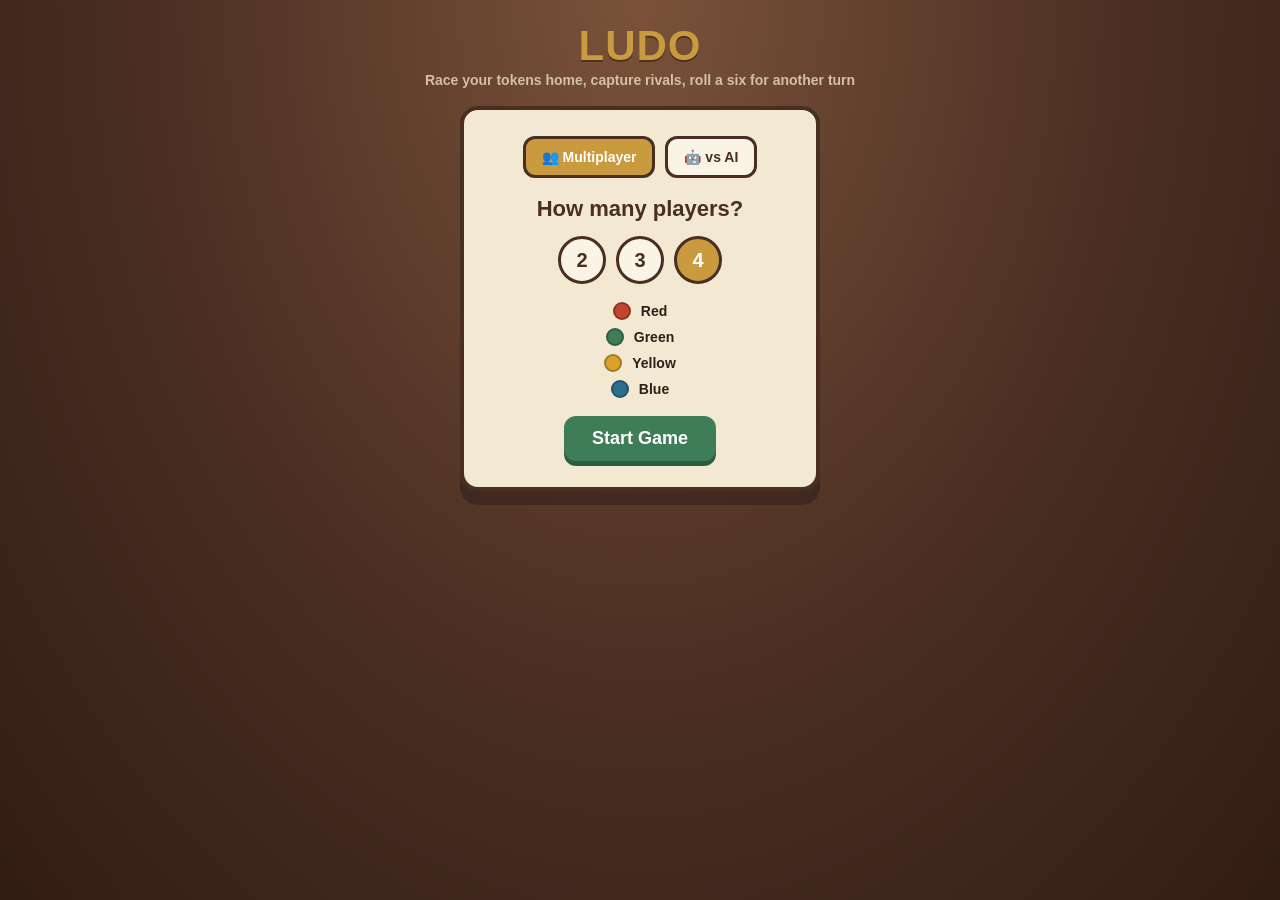
<file: gamehub/ludo.html>
<!DOCTYPE html>
<html lang="en">
<head>
<meta charset="UTF-8" />
<meta name="viewport" content="width=device-width, initial-scale=1.0" />
<title>Ludo — Tabletop Ludo</title>
<style>
  :root{
    --red:#C1462F;
    --red-dark:#8E3220;
    --green:#3F7D58;
    --green-dark:#2C5C40;
    --yellow:#D9A22A;
    --yellow-dark:#A87A1A;
    --blue:#2C6E8E;
    --blue-dark:#1E4F66;
    --wood:#4A2E22;
    --wood-light:#6B4530;
    --parchment:#F3E8D2;
    --cream:#FAF4E6;
    --ink:#2B2018;
    --gold:#C99A3E;
    --cell-border: rgba(74,46,34,0.18);
  }
  *{box-sizing:border-box;}
  html,body{margin:0;padding:0;}
  body{
    min-height:100vh;
    background: radial-gradient(ellipse at top, #7a5239 0%, #4a2e22 55%, #311c14 100%);
    font-family: 'Segoe UI', Verdana, Arial, sans-serif;
    color: var(--ink);
    display:flex;
    flex-direction:column;
    align-items:center;
    padding: 18px 12px 36px;
  }
  h1.title{
    font-family: 'Trebuchet MS', 'Segoe UI', Verdana, sans-serif;
    font-weight:800;
    font-size: clamp(28px, 6vw, 42px);
    color: var(--gold);
    letter-spacing: 1px;
    margin: 4px 0 2px;
    text-shadow: 0 2px 0 rgba(0,0,0,0.35);
  }
  p.subtitle{
    color:#e7d6b8;
    font-weight:600;
    margin:0 0 18px;
    font-size:14px;
    opacity:0.85;
  }

  /* ---------- Setup modal ---------- */
  #setup{
    background: var(--parchment);
    border: 4px solid var(--wood);
    border-radius: 18px;
    padding: 26px 24px;
    max-width: 360px;
    width: 92vw;
    text-align:center;
    box-shadow: 0 14px 0 rgba(0,0,0,0.25);
  }
  #setup h2{
    font-family: 'Trebuchet MS', 'Segoe UI', Verdana, sans-serif;
    margin: 0 0 14px;
    color: var(--wood);
    font-size: 22px;
  }
  .mode-row{ display:flex; gap:10px; justify-content:center; margin-bottom:18px; }
  .mode-btn{
    font-family: 'Trebuchet MS', 'Segoe UI', Verdana, sans-serif;
    font-size: 14px;
    font-weight:700;
    padding: 10px 16px;
    border-radius: 12px;
    border: 3px solid var(--wood);
    background: var(--cream);
    color: var(--wood);
    cursor:pointer;
  }
  .mode-btn.active{ background: var(--gold); color:#fff; }
  .player-count-row{ display:flex; gap:10px; justify-content:center; margin-bottom:18px; }
  .count-btn{
    font-family: 'Trebuchet MS', 'Segoe UI', Verdana, sans-serif;
    font-size: 20px;
    font-weight:700;
    width:48px; height:48px;
    border-radius: 50%;
    border: 3px solid var(--wood);
    background: var(--cream);
    color: var(--wood);
    cursor:pointer;
  }
  .count-btn.active{ background: var(--gold); color:#fff; }
  .color-pick-list{ display:flex; flex-direction:column; gap:8px; margin-bottom: 18px; }
  .color-row{ display:flex; align-items:center; gap:10px; font-weight:700; font-size:14px; justify-content:center; }
  .swatch{ width:18px; height:18px; border-radius:50%; border:2px solid rgba(0,0,0,0.25); }
  #startBtn{
    font-family: 'Trebuchet MS', 'Segoe UI', Verdana, sans-serif;
    font-size: 18px;
    font-weight:700;
    padding: 12px 28px;
    border-radius: 12px;
    border: none;
    background: var(--green);
    color: #fff;
    cursor:pointer;
    box-shadow: 0 5px 0 var(--green-dark);
  }
  #startBtn:active{ transform: translateY(3px); box-shadow:none; }

  /* ---------- main layout ---------- */
  #gameWrap{ display:none; width:100%; max-width: 920px; flex-direction:column; align-items:center; }
  .layout{
    display:flex;
    gap: 22px;
    align-items:flex-start;
    flex-wrap: wrap;
    justify-content:center;
    width:100%;
  }

  /* ---------- board ---------- */
  #boardOuter{
    background: linear-gradient(160deg, var(--wood-light), var(--wood));
    padding: 14px;
    border-radius: 22px;
    box-shadow: 0 16px 0 rgba(0,0,0,0.3), inset 0 0 0 4px rgba(255,255,255,0.06);
  }
  #board{
    position:relative;
    width: min(86vw, 540px);
    height: min(86vw, 540px);
    background: var(--cream);
    display:grid;
    grid-template-columns: repeat(15, 1fr);
    grid-template-rows: repeat(15, 1fr);
    border-radius: 10px;
    overflow:hidden;
    box-shadow: inset 0 0 0 2px rgba(74,46,34,0.4);
  }
  .yardArea{
    border-radius: 10px;
    position:relative;
    display:grid;
    grid-template-columns: 1fr 1fr;
    grid-template-rows: 1fr 1fr;
    gap: 10%;
    padding: 14%;
  }
  .yardArea.red{ grid-row: 1 / 7; grid-column: 1 / 7; background: var(--red); }
  .yardArea.green{ grid-row: 1 / 7; grid-column: 10 / 16; background: var(--green); }
  .yardArea.yellow{ grid-row: 10 / 16; grid-column: 10 / 16; background: var(--yellow); }
  .yardArea.blue{ grid-row: 10 / 16; grid-column: 1 / 7; background: var(--blue); }
  .yardSlot{
    background: rgba(255,255,255,0.85);
    border-radius: 50%;
    display:flex;
    align-items:center;
    justify-content:center;
    box-shadow: inset 0 0 0 2px rgba(0,0,0,0.08);
  }
  .pathCell, .homeCell{
    background: var(--cream);
    border: 1px solid var(--cell-border);
    display:flex;
    align-items:center;
    justify-content:center;
    flex-wrap:wrap;
    position:relative;
  }
  .pathCell.start-red{ background: var(--red); }
  .pathCell.start-green{ background: var(--green); }
  .pathCell.start-yellow{ background: var(--yellow); }
  .pathCell.start-blue{ background: var(--blue); }
  .pathCell.safe::after{
    content:"★";
    position:absolute;
    color: rgba(74,46,34,0.55);
    font-size: 60%;
    pointer-events:none;
  }
  .homeCell.red{ background: #e9b9ac; }
  .homeCell.green{ background: #b8d6c4; }
  .homeCell.yellow{ background: #f0d99c; }
  .homeCell.blue{ background: #b6d2dd; }
  #centerArea{
    grid-row: 7 / 10;
    grid-column: 7 / 10;
    position:relative;
    overflow:hidden;
    background: var(--wood);
  }
  .triangle{
    position:absolute;
    width:0;height:0;
    display:flex;
    flex-wrap:wrap;
    align-items:center;
    justify-content:center;
  }
  #centerArea .tri-red{ border-left: 90px solid transparent; border-right: 90px solid transparent; border-bottom: 90px solid var(--red); top:0; left:0; }
  #centerArea .tri-green{ border-top: 90px solid transparent; border-bottom: 90px solid transparent; border-left: 90px solid var(--green); top:0; right:0; }
  #centerArea .tri-yellow{ border-left: 90px solid transparent; border-right: 90px solid transparent; border-top: 90px solid var(--yellow); bottom:0; right:0; }
  #centerArea .tri-blue{ border-top: 90px solid transparent; border-bottom: 90px solid transparent; border-right: 90px solid var(--blue); bottom:0; left:0; }
  .finishCluster{
    position:absolute;
    width:46%; height:46%;
    display:flex; flex-wrap:wrap; align-items:center; justify-content:center;
    z-index:5;
  }
  .finishCluster.red{ top:2%; left:2%; }
  .finishCluster.green{ top:2%; right:2%; }
  .finishCluster.yellow{ bottom:2%; right:2%; }
  .finishCluster.blue{ bottom:2%; left:2%; }

  .yardArea.activeTurn{
    box-shadow: 0 0 0 4px #fff, 0 0 22px 8px rgba(255,255,255,0.85);
    animation: pulseYard 1.1s ease-in-out infinite;
  }
  @keyframes pulseYard{ 0%,100%{ filter:brightness(1); } 50%{ filter:brightness(1.18); } }
  .token{
    width: 68%;
    height: 68%;
    max-width: 22px;
    max-height: 22px;
    border-radius: 50%;
    border: 2px solid rgba(0,0,0,0.35);
    box-shadow: 0 2px 2px rgba(0,0,0,0.4), inset 0 -2px 3px rgba(0,0,0,0.25), inset 0 2px 2px rgba(255,255,255,0.4);
    cursor:default;
    transition: transform 0.15s ease;
    flex-shrink:0;
  }
  .token.red{ background: var(--red); }
  .token.green{ background: var(--green); }
  .token.yellow{ background: var(--yellow); }
  .token.blue{ background: var(--blue); }
  .token.movable{
    cursor:pointer;
    box-shadow: 0 0 0 3px #fff, 0 0 10px 4px rgba(255,255,255,0.9), 0 2px 2px rgba(0,0,0,0.4);
    animation: bounce 0.9s infinite;
  }
  @keyframes bounce{ 0%,100%{ transform: translateY(0); } 50%{ transform: translateY(-15%); } }

  /* ---------- side panel ---------- */
  #sidePanel{
    background: var(--parchment);
    border: 4px solid var(--wood);
    border-radius: 18px;
    padding: 18px 18px 20px;
    width: min(86vw, 260px);
    box-shadow: 0 10px 0 rgba(0,0,0,0.25);
    display:flex;
    flex-direction:column;
    align-items:center;
    gap: 14px;
  }
  #turnBadge{
    font-family: 'Trebuchet MS', 'Segoe UI', Verdana, sans-serif;
    font-weight:700;
    font-size:16px;
    padding: 8px 16px;
    border-radius: 10px;
    color:#fff;
    width:100%;
    text-align:center;
    box-shadow: inset 0 -3px 0 rgba(0,0,0,0.2);
  }
  #diceTray{
    background: var(--wood-light);
    border-radius: 14px;
    padding: 16px;
    display:flex;
    flex-direction:column;
    align-items:center;
    gap:10px;
    width:100%;
  }
  #dice{
    width: 58px;
    height: 58px;
    background: var(--cream);
    border-radius: 12px;
    display:grid;
    grid-template-columns: repeat(3,1fr);
    grid-template-rows: repeat(3,1fr);
    padding: 7px;
    box-shadow: 0 4px 0 rgba(0,0,0,0.3);
    cursor:pointer;
  }
  #dice.rolling{ animation: spin 0.5s linear infinite; }
  @keyframes spin{ 0%{transform:rotate(0deg);} 100%{transform:rotate(360deg);} }
  .pip{ width:10px; height:10px; border-radius:50%; background: var(--ink); align-self:center; justify-self:center; opacity:0; }
  .pip.on{ opacity:1; }
  #diceHint{ color:#fff; font-size:12px; font-weight:700; opacity:0.85; }
  #rollBtn{
    font-family: 'Trebuchet MS', 'Segoe UI', Verdana, sans-serif;
    font-weight:700;
    font-size:15px;
    padding:9px 18px;
    border-radius:10px;
    border:none;
    background: var(--gold);
    color:#3a2a10;
    cursor:pointer;
    box-shadow: 0 4px 0 #8a6a25;
  }
  #rollBtn:disabled{ opacity:0.45; cursor:not-allowed; }
  #rollBtn:active:not(:disabled){ transform: translateY(3px); box-shadow:none; }

  #log{
    width:100%;
    background: var(--cream);
    border-radius: 10px;
    padding: 8px 10px;
    font-size: 12px;
    height: 110px;
    overflow-y:auto;
    line-height:1.5;
    box-shadow: inset 0 0 0 2px rgba(74,46,34,0.15);
  }
  #log div{ border-bottom: 1px dashed rgba(74,46,34,0.15); padding: 2px 0; }

  #winOverlay{
    display:none;
    position:fixed; inset:0;
    background: rgba(20,12,8,0.78);
    align-items:center;
    justify-content:center;
    z-index: 50;
  }
  #winCard{
    background: var(--parchment);
    border: 4px solid var(--gold);
    border-radius: 20px;
    padding: 30px 26px;
    text-align:center;
    max-width: 320px;
  }
  #winCard h2{ font-family: 'Trebuchet MS', 'Segoe UI', Verdana, sans-serif; margin:0 0 8px; font-size:24px; color: var(--wood); }
  #winCard button{
    margin-top:14px;
    font-family: 'Trebuchet MS', 'Segoe UI', Verdana, sans-serif;
    font-weight:700;
    background: var(--green);
    color:#fff;
    border:none;
    padding: 10px 22px;
    border-radius: 10px;
    cursor:pointer;
  }
</style>
</head>
<body>

<h1 class="title">LUDO</h1>
<p class="subtitle">Race your tokens home, capture rivals, roll a six for another turn</p>

<div id="setup">
  <div class="mode-row" id="modeRow">
    <button class="mode-btn active" data-mode="multiplayer">👥 Multiplayer</button>
    <button class="mode-btn" data-mode="ai">🤖 vs AI</button>
  </div>
  <h2>How many players?</h2>
  <div class="player-count-row" id="countRow"></div>
  <div class="color-pick-list" id="colorList"></div>
  <button id="startBtn">Start Game</button>
</div>

<div id="gameWrap">
  <div class="layout">
    <div id="boardOuter"><div id="board"></div></div>
    <div id="sidePanel">
      <div id="turnBadge">—</div>
      <div id="diceTray">
        <div id="dice">
          <span class="pip" data-p="1"></span><span class="pip" data-p="2"></span><span class="pip" data-p="3"></span>
          <span class="pip" data-p="4"></span><span class="pip" data-p="5"></span><span class="pip" data-p="6"></span>
          <span class="pip" data-p="7"></span><span class="pip" data-p="8"></span><span class="pip" data-p="9"></span>
        </div>
        <div id="diceHint">Tap to roll</div>
        <button id="rollBtn">🎲 Roll Dice</button>
      </div>
      <div id="log"></div>
    </div>
  </div>
</div>

<div id="winOverlay">
  <div id="winCard">
    <h2 id="winText">🎉</h2>
    <button id="playAgainBtn">Play Again</button>
  </div>
</div>

<script>
(function(){
  "use strict";

  /* ---------------- board geometry ---------------- */
  const PATH = [
    [6,1],[6,2],[6,3],[6,4],[6,5],
    [5,6],[4,6],[3,6],[2,6],[1,6],[0,6],
    [0,7],
    [0,8],[1,8],[2,8],[3,8],[4,8],[5,8],
    [6,9],[6,10],[6,11],[6,12],[6,13],[6,14],
    [7,14],
    [8,14],[8,13],[8,12],[8,11],[8,10],[8,9],
    [9,8],[10,8],[11,8],[12,8],[13,8],[14,8],
    [14,7],
    [14,6],[13,6],[12,6],[11,6],[10,6],[9,6],
    [8,5],[8,4],[8,3],[8,2],[8,1],[8,0],
    [7,0],
    [6,0]
  ];
  const HOME_COLUMNS = {
    red:    [[7,1],[7,2],[7,3],[7,4],[7,5],[7,6]],
    green:  [[1,7],[2,7],[3,7],[4,7],[5,7],[6,7]],
    yellow: [[7,13],[7,12],[7,11],[7,10],[7,9],[7,8]],
    blue:   [[13,7],[12,7],[11,7],[10,7],[9,7],[8,7]]
  };
  const START_INDEX = { red:0, green:13, yellow:26, blue:39 };
  const SAFE_INDICES = [0,8,13,21,26,34,39,47];
  const ALL_COLORS = ["red","green","yellow","blue"];
  const COLOR_LABEL = { red:"Red", green:"Green", yellow:"Yellow", blue:"Blue" };
  const COLOR_HEX = { red:"#C1462F", green:"#3F7D58", yellow:"#D9A22A", blue:"#2C6E8E" };

  let activeColors = ["red","green","yellow","blue"];
  let tokens = [];            // {color, id, step}  step:0=yard,1-51=path,52-57=home column,57=finished
  let currentPlayerIdx = 0;
  let consecutiveSixes = 0;
  let lastDiceValue = 0;
  let rolling = false;
  let awaitingMove = false;
  let animating = false;

  /* ---------------- sound engine ---------------- */
  const AudioCtxClass = window.AudioContext || window.webkitAudioContext;
  let actx = null;
  function audioCtx(){
    if(!actx) actx = new AudioCtxClass();
    if(actx.state === "suspended") actx.resume();
    return actx;
  }
  function beep(freq, dur, type, vol, delay){
    try{
      const ctx = audioCtx();
      const t0 = ctx.currentTime + (delay||0);
      const osc = ctx.createOscillator();
      const gain = ctx.createGain();
      osc.type = type || "sine";
      osc.frequency.setValueAtTime(freq, t0);
      gain.gain.setValueAtTime(vol||0.12, t0);
      gain.gain.exponentialRampToValueAtTime(0.001, t0 + dur);
      osc.connect(gain); gain.connect(ctx.destination);
      osc.start(t0); osc.stop(t0 + dur + 0.03);
    }catch(e){ /* audio not available, ignore */ }
  }
  function sfxRoll(){ beep(300,0.09,"square",0.08); }
  function sfxStep(){ beep(540,0.05,"sine",0.09); }
  function sfxSix(){ beep(720,0.1,"square",0.12); }
  function sfxCapture(){ beep(190,0.18,"sawtooth",0.18); beep(120,0.22,"sawtooth",0.13,0.08); }
  function sfxHome(){ beep(660,0.12,"triangle",0.16); beep(880,0.16,"triangle",0.16,0.12); }
  function sfxWin(){ [523,659,784,1046].forEach((f,i)=>beep(f,0.24,"triangle",0.18,i*0.15)); }
  function sfxNoMove(){ beep(160,0.12,"sine",0.08); }

  /* ---------------- setup screen ---------------- */
  const countRow = document.getElementById("countRow");
  const colorList = document.getElementById("colorList");
  const modeBtns = [...document.querySelectorAll(".mode-btn")];
  let chosenCount = 4;
  let gameMode = "multiplayer"; // "multiplayer" or "ai"
  let aiColors = [];

  modeBtns.forEach(btn=>{
    btn.onclick = ()=>{
      gameMode = btn.dataset.mode;
      modeBtns.forEach(b=>b.classList.remove("active"));
      btn.classList.add("active");
      renderColorList();
    };
  });

  function renderColorList(){
    colorList.innerHTML = "";
    activeColors = ALL_COLORS.slice(0, chosenCount);
    activeColors.forEach((c,i)=>{
      const row = document.createElement("div");
      row.className = "color-row";
      let tag = "";
      if(gameMode === "ai") tag = (i===0) ? " (You)" : " (AI)";
      row.innerHTML = `<span class="swatch" style="background:${COLOR_HEX[c]}"></span> ${COLOR_LABEL[c]}${tag}`;
      colorList.appendChild(row);
    });
  }
  for(let n=2;n<=4;n++){
    const b = document.createElement("button");
    b.className = "count-btn" + (n===4?" active":"");
    b.textContent = n;
    b.onclick = ()=>{
      chosenCount = n;
      [...countRow.children].forEach(ch=>ch.classList.remove("active"));
      b.classList.add("active");
      renderColorList();
    };
    countRow.appendChild(b);
  }
  renderColorList();

  document.getElementById("startBtn").onclick = ()=>{
    document.getElementById("setup").style.display = "none";
    document.getElementById("gameWrap").style.display = "flex";
    aiColors = (gameMode === "ai") ? activeColors.slice(1) : [];
    initGame();
  };
  document.getElementById("playAgainBtn").onclick = ()=>{
    document.getElementById("winOverlay").style.display = "none";
    resetToSetup();
  };
  function resetToSetup(){
    document.getElementById("gameWrap").style.display = "none";
    document.getElementById("setup").style.display = "block";
  }

  /* ---------------- build board DOM ---------------- */
  const boardEl = document.getElementById("board");

  function buildBoard(){
    boardEl.innerHTML = "";

    // yard quadrants
    ALL_COLORS.forEach(color=>{
      const yard = document.createElement("div");
      yard.className = "yardArea " + color;
      for(let i=0;i<4;i++){
        const slot = document.createElement("div");
        slot.className = "yardSlot";
        slot.id = `yard-${color}-${i}`;
        yard.appendChild(slot);
      }
      boardEl.appendChild(yard);
    });

    // path cells
    PATH.forEach((rc, idx)=>{
      const cell = document.createElement("div");
      cell.className = "pathCell";
      cell.id = `cell-${idx}`;
      cell.style.gridRowStart = rc[0]+1;
      cell.style.gridColumnStart = rc[1]+1;
      if(idx === START_INDEX.red) cell.classList.add("start-red");
      if(idx === START_INDEX.green) cell.classList.add("start-green");
      if(idx === START_INDEX.yellow) cell.classList.add("start-yellow");
      if(idx === START_INDEX.blue) cell.classList.add("start-blue");
      if(SAFE_INDICES.includes(idx)) cell.classList.add("safe");
      boardEl.appendChild(cell);
    });

    // home column cells
    ALL_COLORS.forEach(color=>{
      HOME_COLUMNS[color].forEach((rc,i)=>{
        const cell = document.createElement("div");
        cell.className = "homeCell " + color;
        cell.id = `home-${color}-${i}`;
        cell.style.gridRowStart = rc[0]+1;
        cell.style.gridColumnStart = rc[1]+1;
        boardEl.appendChild(cell);
      });
    });

    // center
    const center = document.createElement("div");
    center.id = "centerArea";
    center.innerHTML = `
      <div class="triangle tri-red"></div>
      <div class="triangle tri-green"></div>
      <div class="triangle tri-yellow"></div>
      <div class="triangle tri-blue"></div>
      <div class="finishCluster red" id="finish-red"></div>
      <div class="finishCluster green" id="finish-green"></div>
      <div class="finishCluster yellow" id="finish-yellow"></div>
      <div class="finishCluster blue" id="finish-blue"></div>
    `;
    boardEl.appendChild(center);
  }

  /* ---------------- game state ---------------- */
  function initGame(){
    buildBoard();
    Object.keys(tokenElsMap).forEach(k=>delete tokenElsMap[k]);
    tokens = [];
    activeColors.forEach(color=>{
      for(let i=0;i<4;i++){
        tokens.push({ color, id:i, step:0 });
      }
    });
    currentPlayerIdx = 0;
    consecutiveSixes = 0;
    lastDiceValue = 0;
    awaitingMove = false;
    clearLog();
    log(`Game started! ${COLOR_LABEL[activeColors[0]]} goes first.`);
    updateTurnBadge();
    renderTokens();
    updateRollButton();
    maybeAutoRollForAI();
  }

  function currentColor(){ return activeColors[currentPlayerIdx]; }
  function isCurrentAI(){ return aiColors.includes(currentColor()); }

  function nextPlayer(){
    currentPlayerIdx = (currentPlayerIdx+1) % activeColors.length;
    consecutiveSixes = 0;
    updateTurnBadge();
    updateRollButton();
    maybeAutoRollForAI();
  }

  function updateTurnBadge(){
    const badge = document.getElementById("turnBadge");
    const c = currentColor();
    badge.textContent = `${COLOR_LABEL[c]}'s turn` + (isCurrentAI() ? " 🤖" : "");
    badge.style.background = COLOR_HEX[c];
    document.querySelectorAll(".yardArea").forEach(el=>el.classList.remove("activeTurn"));
    const yardEl = document.querySelector(".yardArea." + c);
    if(yardEl) yardEl.classList.add("activeTurn");
  }

  function updateRollButton(){
    document.getElementById("rollBtn").disabled = rolling || awaitingMove || animating || isCurrentAI();
  }

  function maybeAutoRollForAI(){
    if(isCurrentAI() && !rolling && !awaitingMove && !animating){
      setTimeout(()=>{ if(isCurrentAI() && !rolling && !awaitingMove && !animating) rollDice(); }, 700);
    }
  }

  /* ---------------- logging ---------------- */
  function log(msg){
    const el = document.getElementById("log");
    const d = document.createElement("div");
    d.textContent = msg;
    el.appendChild(d);
    el.scrollTop = el.scrollHeight;
  }
  function clearLog(){ document.getElementById("log").innerHTML = ""; }

  /* ---------------- dice ---------------- */
  const diceEl = document.getElementById("dice");
  const pips = [...diceEl.querySelectorAll(".pip")];
  const PIP_PATTERNS = {
    1:[5], 2:[1,9], 3:[1,5,9], 4:[1,3,7,9], 5:[1,3,5,7,9], 6:[1,3,4,6,7,9]
  };
  function showDiceFace(n){
    pips.forEach((p,i)=>p.classList.toggle("on", PIP_PATTERNS[n].includes(i+1)));
  }
  showDiceFace(1);

  document.getElementById("rollBtn").onclick = rollDice;
  diceEl.onclick = ()=>{ if(!rolling && !awaitingMove && !animating && !isCurrentAI()) rollDice(); };

  function rollDice(){
    if(rolling || awaitingMove || animating) return;
    rolling = true;
    updateRollButton();
    diceEl.classList.add("rolling");
    sfxRoll();
    let ticks = 0;
    const spin = setInterval(()=>{
      showDiceFace(1+Math.floor(Math.random()*6));
      ticks++;
      if(ticks>8){
        clearInterval(spin);
        diceEl.classList.remove("rolling");
        const value = 1+Math.floor(Math.random()*6);
        showDiceFace(value);
        if(value===6) sfxSix();
        rolling = false;
        handleDiceResult(value);
      }
    }, 70);
  }

  function handleDiceResult(value){
    lastDiceValue = value;
    const color = currentColor();
    if(value===6){
      consecutiveSixes++;
    } else {
      consecutiveSixes = 0;
    }
    if(consecutiveSixes===3){
      log(`${COLOR_LABEL[color]} rolled three sixes in a row — turn forfeited.`);
      consecutiveSixes = 0;
      updateRollButton();
      return setTimeout(nextPlayer, 700);
    }
    log(`${COLOR_LABEL[color]} rolled a ${value}`);
    const moves = getValidMoves(color, value);
    if(moves.length===0){
      log(`${COLOR_LABEL[color]} has no valid moves — turn passes.`);
      sfxNoMove();
      updateRollButton();
      return setTimeout(nextPlayer, 600);
    }
    if(isCurrentAI()){
      awaitingMove = true;
      updateRollButton();
      const chosen = moves.length===1 ? moves[0] : aiChooseMove(moves, value);
      setTimeout(()=>performMove(chosen, value), 550);
      return;
    }
    if(moves.length===1){
      // auto move when only one option
      awaitingMove = true;
      updateRollButton();
      setTimeout(()=>performMove(moves[0], value), 250);
      return;
    }
    awaitingMove = true;
    highlightMovable(moves);
    updateRollButton();
    document.getElementById("diceHint").textContent = "Pick a token to move";
  }

  function wouldCapture(color, newStep){
    if(newStep<1 || newStep>51) return false;
    const idx = (START_INDEX[color] + newStep - 1) % 52;
    if(SAFE_INDICES.includes(idx)) return false;
    return tokens.some(t => t.color!==color && t.step>=1 && t.step<=51 &&
      (START_INDEX[t.color] + t.step - 1) % 52 === idx);
  }

  function aiChooseMove(moves, value){
    let best = moves[0], bestScore = -Infinity;
    moves.forEach(t=>{
      const newStep = (t.step===0) ? 1 : t.step + value;
      let score = newStep * 1;
      if(wouldCapture(t.color, newStep)) score += 100;
      if(newStep===57) score += 60;
      if(score > bestScore){ bestScore = score; best = t; }
    });
    return best;
  }

  function getValidMoves(color, value){
    const colorTokens = tokens.filter(t=>t.color===color && t.step<57);
    const movable = [];
    colorTokens.forEach(t=>{
      if(t.step===0){
        if(value===6) movable.push(t);
      } else {
        const newStep = t.step + value;
        if(newStep<=57) movable.push(t);
      }
    });
    return movable;
  }

  function highlightMovable(moves){
    moves.forEach(t=>{
      const el = tokenElsMap[tokenElId(t)];
      if(el) el.classList.add("movable");
    });
  }
  function clearHighlights(){
    Object.values(tokenElsMap).forEach(el=>el.classList.remove("movable"));
  }

  function tokenElId(t){ return `tok-${t.color}-${t.id}`; }

  function performMove(token, value){
    clearHighlights();
    const color = token.color;
    awaitingMove = false;
    animating = true;
    updateRollButton();
    document.getElementById("diceHint").textContent = "";

    if(token.step===0){
      token.step = 1;
      renderTokens();
      sfxStep();
      log(`${COLOR_LABEL[color]} brought a token out of the yard.`);
      finishMoveSequence(token, color, lastDiceValue===6);
      return;
    }

    let stepsLeft = value;
    function tick(){
      if(stepsLeft<=0){
        let extraTurn = (lastDiceValue===6);
        if(token.step===57){
          log(`${COLOR_LABEL[color]}'s token reached home! 🏠`);
          sfxHome();
          extraTurn = true;
        } else if(token.step<=51){
          const idx = (START_INDEX[color] + token.step - 1) % 52;
          const captured = tryCapture(color, idx);
          if(captured){ extraTurn = true; sfxCapture(); }
        }
        finishMoveSequence(token, color, extraTurn);
        return;
      }
      token.step++;
      stepsLeft--;
      renderTokens();
      sfxStep();
      setTimeout(tick, 190);
    }
    tick();
  }

  function finishMoveSequence(token, color, extraTurn){
    animating = false;
    if(checkWin(color)){
      sfxWin();
      return showWin(color);
    }
    document.getElementById("diceHint").textContent = "Tap to roll";
    updateRollButton();
    if(extraTurn){
      log(`${COLOR_LABEL[color]} rolls again.`);
      maybeAutoRollForAI();
    } else {
      setTimeout(nextPlayer, 200);
    }
  }

  function tryCapture(movingColor, pathIdx){
    if(SAFE_INDICES.includes(pathIdx)) return false;
    let captured = false;
    tokens.forEach(t=>{
      if(t.color===movingColor) return;
      if(t.step>=1 && t.step<=51){
        const otherIdx = (START_INDEX[t.color] + t.step - 1) % 52;
        if(otherIdx===pathIdx){
          t.step = 0;
          captured = true;
          log(`${COLOR_LABEL[movingColor]} captured ${COLOR_LABEL[t.color]}'s token! Sent back to yard.`);
        }
      }
    });
    return captured;
  }

  function checkWin(color){
    return tokens.filter(t=>t.color===color).every(t=>t.step===57);
  }

  function showWin(color){
    document.getElementById("winText").textContent = `🎉 ${COLOR_LABEL[color]} wins! 🎉`;
    document.getElementById("winOverlay").style.display = "flex";
  }

  /* ---------------- rendering tokens ---------------- */
  const tokenElsMap = {};
  function ensureTokenEls(){
    tokens.forEach(t=>{
      const id = tokenElId(t);
      if(!tokenElsMap[id]){
        const el = document.createElement("div");
        el.id = id;
        el.className = "token " + t.color;
        el.title = `${COLOR_LABEL[t.color]} ${t.id+1}`;
        el.onclick = ()=> onTokenClick(t);
        tokenElsMap[id] = el;
      }
    });
  }

  function onTokenClick(token){
    if(!awaitingMove) return;
    if(isCurrentAI()) return;
    if(token.color !== currentColor()) return;
    const moves = getValidMoves(currentColor(), lastDiceValue);
    if(!moves.includes(token)) return;
    performMove(token, lastDiceValue);
  }

  function renderTokens(){
    ensureTokenEls();
    // group tokens by destination container to allow stacking
    tokens.forEach(t=>{
      const el = tokenElsMap[tokenElId(t)];
      let container;
      if(t.step===0){
        container = document.getElementById(`yard-${t.color}-${t.id}`);
      } else if(t.step>=1 && t.step<=51){
        const idx = (START_INDEX[t.color] + t.step - 1) % 52;
        container = document.getElementById(`cell-${idx}`);
      } else if(t.step>=52 && t.step<=56){
        container = document.getElementById(`home-${t.color}-${t.step-52}`);
      } else {
        container = document.getElementById(`finish-${t.color}`);
      }
      if(container && el.parentElement !== container){
        container.appendChild(el);
      }
    });
  }

})();
</script>
</body>
</html>
</file>
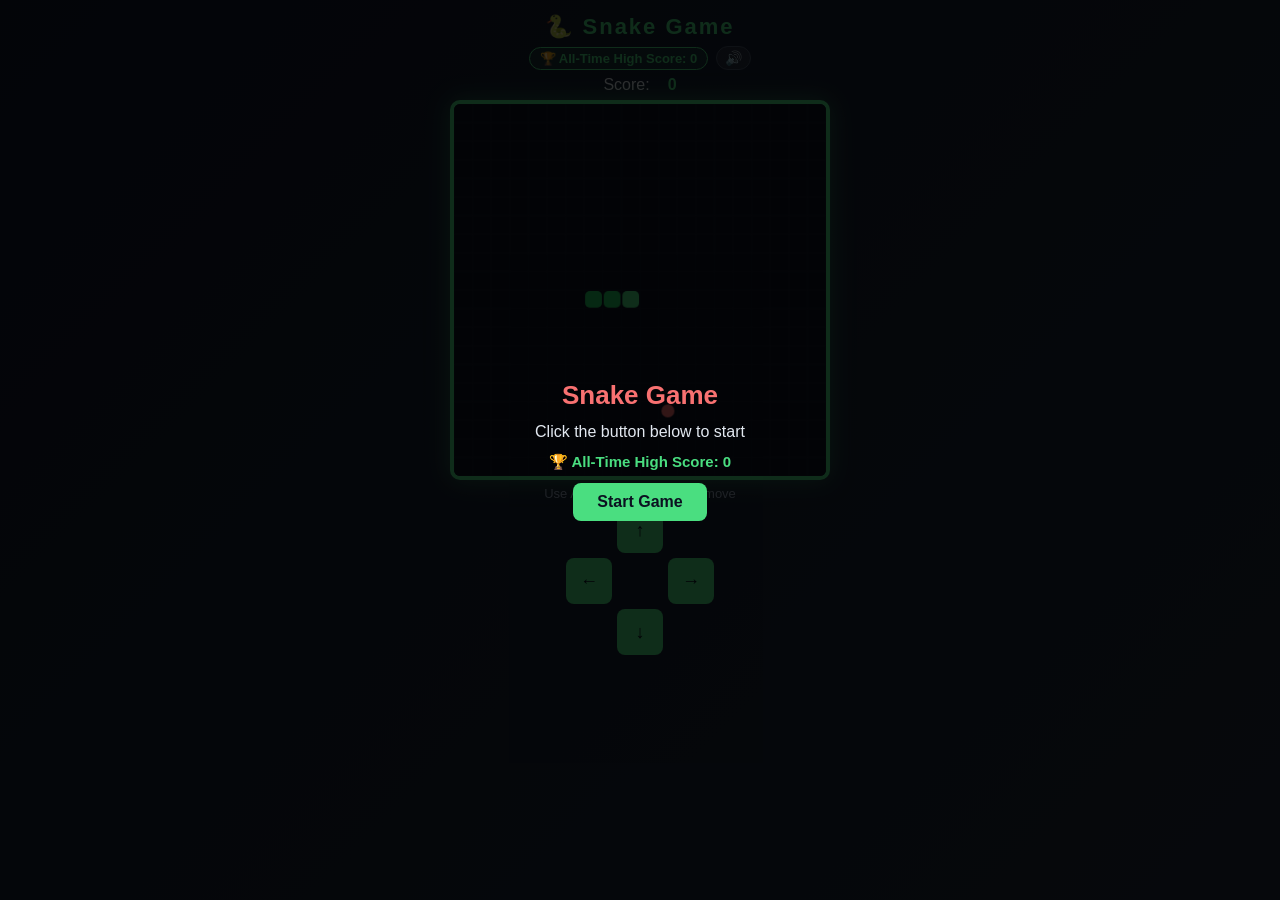
<file: gamehub/snake.html>
<!DOCTYPE html>
<html lang="en">
<head>
<meta charset="UTF-8">
<meta name="viewport" content="width=device-width, initial-scale=1.0, maximum-scale=1.0, user-scalable=no">
<title>Snake Game</title>
<style>
  * { margin: 0; padding: 0; box-sizing: border-box; }
  html, body {
    height: 100%;
    overflow: hidden;
  }
  body {
    background: linear-gradient(135deg, #0f172a, #1e293b);
    display: flex;
    flex-direction: column;
    align-items: center;
    justify-content: flex-start;
    font-family: 'Segoe UI', sans-serif;
    color: #e2e8f0;
    padding: 10px;
    gap: 6px;
  }
  h1 {
    font-size: 22px;
    letter-spacing: 2px;
    color: #4ade80;
    margin-top: 4px;
  }
  #scoreBoard {
    font-size: 16px;
    display: flex;
    gap: 18px;
  }
  #scoreBoard span { font-weight: bold; color: #4ade80; }
  #topRow {
    display: flex;
    align-items: center;
    gap: 8px;
  }
  #highScoreBadge {
    font-size: 13px;
    background: rgba(74, 222, 128, 0.12);
    border: 1px solid #4ade80;
    padding: 3px 10px;
    border-radius: 20px;
    color: #4ade80;
    font-weight: bold;
  }
  #muteBtn {
    background: rgba(255,255,255,0.08);
    border: 1px solid #475569;
    color: #e2e8f0;
    padding: 4px 8px;
    border-radius: 20px;
    font-size: 14px;
    line-height: 1;
  }
  #muteBtn:hover { background: rgba(255,255,255,0.15); }
  #gameCanvas {
    background: #0b1120;
    border: 4px solid #4ade80;
    border-radius: 10px;
    box-shadow: 0 0 25px rgba(74, 222, 128, 0.4);
    width: min(380px, 88vw);
    height: min(380px, 88vw);
    touch-action: none;
  }
  #overlay {
    position: fixed;
    inset: 0;
    background: rgba(0,0,0,0.8);
    display: flex;
    flex-direction: column;
    align-items: center;
    justify-content: center;
    gap: 12px;
    text-align: center;
    padding: 20px;
  }
  #overlay.hidden { display: none; }
  #overlay h2 { font-size: 26px; color: #f87171; }
  #overlayHighScore {
    font-size: 15px;
    color: #4ade80;
    font-weight: bold;
  }
  button {
    background: #4ade80;
    border: none;
    padding: 10px 24px;
    font-size: 16px;
    border-radius: 8px;
    cursor: pointer;
    font-weight: bold;
    color: #0b1120;
  }
  button:hover { background: #22c55e; }
  #controls {
    font-size: 13px;
    color: #94a3b8;
    text-align: center;
  }
  #mobileControls {
    display: grid;
    grid-template-columns: 46px 46px 46px;
    grid-template-rows: 46px 46px 46px;
    gap: 5px;
  }
  #mobileControls button {
    padding: 0;
    font-size: 18px;
  }
  .up { grid-column: 2; grid-row: 1; }
  .left { grid-column: 1; grid-row: 2; }
  .right { grid-column: 3; grid-row: 2; }
  .down { grid-column: 2; grid-row: 3; }
</style>
</head>
<body>
  <h1>🐍 Snake Game</h1>
  <div id="topRow">
    <div id="highScoreBadge">🏆 All-Time High Score: <span id="highScoreTop">0</span></div>
    <button id="muteBtn" onclick="toggleMute()">🔊</button>
  </div>
  <div id="scoreBoard">Score: <span id="score">0</span></div>
  <canvas id="gameCanvas" width="400" height="400"></canvas>
  <div id="controls">Use Arrow Keys / WASD to move</div>
  <div id="mobileControls">
    <button class="up" onclick="setDir(0,-1)">↑</button>
    <button class="left" onclick="setDir(-1,0)">←</button>
    <button class="right" onclick="setDir(1,0)">→</button>
    <button class="down" onclick="setDir(0,1)">↓</button>
  </div>

  <div id="overlay">
    <h2 id="overlayTitle">Snake Game</h2>
    <div id="overlayMsg">Click the button below to start</div>
    <div id="overlayHighScore">🏆 All-Time High Score: <span id="highScoreOverlay">0</span></div>
    <button onclick="startGame()">Start Game</button>
  </div>

<script>
const canvas = document.getElementById('gameCanvas');
const ctx = canvas.getContext('2d');
const box = 20;
const gridSize = canvas.width / box;

// Fallback for browsers without roundRect support
if (!ctx.roundRect) {
  CanvasRenderingContext2D.prototype.roundRect = function(x, y, w, h, r) {
    this.beginPath();
    this.moveTo(x + r, y);
    this.arcTo(x + w, y, x + w, y + h, r);
    this.arcTo(x + w, y + h, x, y + h, r);
    this.arcTo(x, y + h, x, y, r);
    this.arcTo(x, y, x + w, y, r);
    this.closePath();
    return this;
  };
}

// ---- Sound Engine (Web Audio API, no external files needed) ----
let audioCtx = null;
let audioUnlocked = false;
let muted = false;
try { muted = localStorage.getItem('snakeMuted') === 'true'; } catch(e) {}

function ensureAudioCtx() {
  if (!audioCtx) {
    try {
      const AC = window.AudioContext || window.webkitAudioContext;
      audioCtx = new AC();
    } catch (e) {
      console.warn('Web Audio not supported', e);
      return null;
    }
  }
  return audioCtx;
}

// Unlock audio on the very first user interaction anywhere on the page.
// Mobile browsers block audio until a real touch/click gesture happens.
function unlockAudio() {
  if (audioUnlocked) return;
  const ctxA = ensureAudioCtx();
  if (!ctxA) return;
  if (ctxA.state === 'suspended') {
    ctxA.resume();
  }
  // Play a silent buffer once — this is what actually "unlocks" audio on iOS/Android webviews
  const buffer = ctxA.createBuffer(1, 1, 22050);
  const src = ctxA.createBufferSource();
  src.buffer = buffer;
  src.connect(ctxA.destination);
  src.start(0);
  audioUnlocked = true;
  startBackgroundMusic();
}
['touchstart', 'touchend', 'mousedown', 'click', 'keydown'].forEach(evt => {
  document.addEventListener(evt, unlockAudio, { once: false, passive: true });
});

function beep(freq, duration, type, volume, delay) {
  if (muted) return;
  const ctxA = ensureAudioCtx();
  if (!ctxA) return;
  if (ctxA.state === 'suspended') ctxA.resume();
  const osc = ctxA.createOscillator();
  const gain = ctxA.createGain();
  osc.type = type || 'square';
  osc.frequency.value = freq;
  const startTime = ctxA.currentTime + (delay || 0);
  gain.gain.setValueAtTime(volume || 0.15, startTime);
  gain.gain.exponentialRampToValueAtTime(0.001, startTime + duration);
  osc.connect(gain);
  gain.connect(ctxA.destination);
  osc.start(startTime);
  osc.stop(startTime + duration);
}

function playEatSound() {
  beep(600, 0.08, 'square', 0.18, 0);
  beep(900, 0.1, 'square', 0.18, 0.06);
}

function playGameOverSound() {
  beep(300, 0.15, 'sawtooth', 0.2, 0);
  beep(220, 0.15, 'sawtooth', 0.2, 0.15);
  beep(140, 0.35, 'sawtooth', 0.2, 0.3);
}

function playStartSound() {
  beep(440, 0.08, 'square', 0.14, 0);
  beep(660, 0.1, 'square', 0.14, 0.08);
}

function toggleMute() {
  muted = !muted;
  try { localStorage.setItem('snakeMuted', muted); } catch(e) {}
  updateMuteBtn();
  if (!muted) {
    unlockAudio();
  } else {
    stopBackgroundMusic();
  }
}

function updateMuteBtn() {
  document.getElementById('muteBtn').textContent = muted ? '🔇' : '🔊';
}
updateMuteBtn();

// ---- Background music: a simple looping chiptune-style melody with bass ----
const bgMelody = [330, 392, 440, 392, 330, 262, 294, 330, 392, 440, 494, 440, 392, 330, 294, 262];
const bgBass   = [165, 165, 220, 220, 165, 131, 147, 147, 196, 196, 247, 247, 196, 165, 147, 131];
let bgIndex = 0;
let bgTimer = null;
const bgNoteLength = 260; // ms per note

function playBgNote() {
  if (muted) return;
  const ctxA = ensureAudioCtx();
  if (!ctxA) return;
  const i = bgIndex % bgMelody.length;
  const startTime = ctxA.currentTime;
  const dur = bgNoteLength / 1000;

  // melody voice
  const osc = ctxA.createOscillator();
  const gain = ctxA.createGain();
  osc.type = 'triangle';
  osc.frequency.value = bgMelody[i];
  gain.gain.setValueAtTime(0.045, startTime);
  gain.gain.exponentialRampToValueAtTime(0.001, startTime + dur);
  osc.connect(gain);
  gain.connect(ctxA.destination);
  osc.start(startTime);
  osc.stop(startTime + dur);

  // bass voice
  const osc2 = ctxA.createOscillator();
  const gain2 = ctxA.createGain();
  osc2.type = 'sine';
  osc2.frequency.value = bgBass[i];
  gain2.gain.setValueAtTime(0.035, startTime);
  gain2.gain.exponentialRampToValueAtTime(0.001, startTime + dur);
  osc2.connect(gain2);
  gain2.connect(ctxA.destination);
  osc2.start(startTime);
  osc2.stop(startTime + dur);

  bgIndex++;
}

function startBackgroundMusic() {
  if (bgTimer || muted) return;
  bgIndex = 0;
  playBgNote();
  bgTimer = setInterval(playBgNote, bgNoteLength);
}

function stopBackgroundMusic() {
  if (bgTimer) {
    clearInterval(bgTimer);
    bgTimer = null;
  }
}
// ------------------------------------------------------------

let snake, direction, nextDirection, food, score, highScore, gameLoop, speed;

highScore = 0;
try { highScore = parseInt(localStorage.getItem('snakeHighScore')) || 0; } catch(e) {}
document.getElementById('highScoreTop').textContent = highScore;
document.getElementById('highScoreOverlay').textContent = highScore;

function updateHighScoreDisplay() {
  document.getElementById('highScoreTop').textContent = highScore;
  document.getElementById('highScoreOverlay').textContent = highScore;
}

function randomFood() {
  let pos;
  do {
    pos = {
      x: Math.floor(Math.random() * gridSize),
      y: Math.floor(Math.random() * gridSize)
    };
  } while (snake.some(s => s.x === pos.x && s.y === pos.y));
  return pos;
}

function resetGame() {
  snake = [{x: 9, y: 10}, {x: 8, y: 10}, {x: 7, y: 10}];
  direction = {x: 1, y: 0};
  nextDirection = {x: 1, y: 0};
  food = randomFood();
  score = 0;
  speed = 130;
  document.getElementById('score').textContent = score;
}

function startGame() {
  unlockAudio();
  playStartSound();
  startBackgroundMusic();
  document.getElementById('overlay').classList.add('hidden');
  resetGame();
  if (gameLoop) clearInterval(gameLoop);
  gameLoop = setInterval(tick, speed);
  draw();
}

function endGame() {
  clearInterval(gameLoop);
  stopBackgroundMusic();
  playGameOverSound();
  if (score > highScore) {
    highScore = score;
    try { localStorage.setItem('snakeHighScore', highScore); } catch(e) {}
  }
  updateHighScoreDisplay();
  document.getElementById('overlayTitle').textContent = 'Game Over!';
  document.getElementById('overlayMsg').textContent = 'Your Score: ' + score;
  document.getElementById('overlay').classList.remove('hidden');
}

function setDir(x, y) {
  if (direction.x === -x && direction.y === -y) return; // prevent reverse
  if (direction.x === x && direction.y === y) return;
  nextDirection = {x, y};
}

document.addEventListener('keydown', e => {
  switch(e.key) {
    case 'ArrowUp': case 'w': case 'W': setDir(0, -1); break;
    case 'ArrowDown': case 's': case 'S': setDir(0, 1); break;
    case 'ArrowLeft': case 'a': case 'A': setDir(-1, 0); break;
    case 'ArrowRight': case 'd': case 'D': setDir(1, 0); break;
  }
});

function tick() {
  direction = nextDirection;
  const head = {x: snake[0].x + direction.x, y: snake[0].y + direction.y};

  // wall collision
  if (head.x < 0 || head.x >= gridSize || head.y < 0 || head.y >= gridSize) {
    endGame();
    return;
  }
  // self collision
  if (snake.some(s => s.x === head.x && s.y === head.y)) {
    endGame();
    return;
  }

  snake.unshift(head);

  if (head.x === food.x && head.y === food.y) {
    score += 10;
    document.getElementById('score').textContent = score;
    food = randomFood();
    playEatSound();
    // speed up slightly
    if (speed > 60) {
      speed -= 3;
      clearInterval(gameLoop);
      gameLoop = setInterval(tick, speed);
    }
  } else {
    snake.pop();
  }

  draw();
}

function draw() {
  ctx.fillStyle = '#0b1120';
  ctx.fillRect(0, 0, canvas.width, canvas.height);

  // grid subtle lines
  ctx.strokeStyle = 'rgba(255,255,255,0.03)';
  for (let i = 0; i <= gridSize; i++) {
    ctx.beginPath();
    ctx.moveTo(i * box, 0);
    ctx.lineTo(i * box, canvas.height);
    ctx.stroke();
    ctx.beginPath();
    ctx.moveTo(0, i * box);
    ctx.lineTo(canvas.width, i * box);
    ctx.stroke();
  }

  // food
  ctx.fillStyle = '#f87171';
  ctx.beginPath();
  ctx.arc(food.x * box + box/2, food.y * box + box/2, box/2 - 3, 0, Math.PI * 2);
  ctx.fill();

  // snake
  snake.forEach((s, i) => {
    ctx.fillStyle = i === 0 ? '#4ade80' : '#22c55e';
    ctx.beginPath();
    ctx.roundRect(s.x * box + 1, s.y * box + 1, box - 2, box - 2, 5);
    ctx.fill();
  });
}

// Draw initial static preview behind the start overlay
resetGame();
draw();
</script>
</body>
</html>
</file>
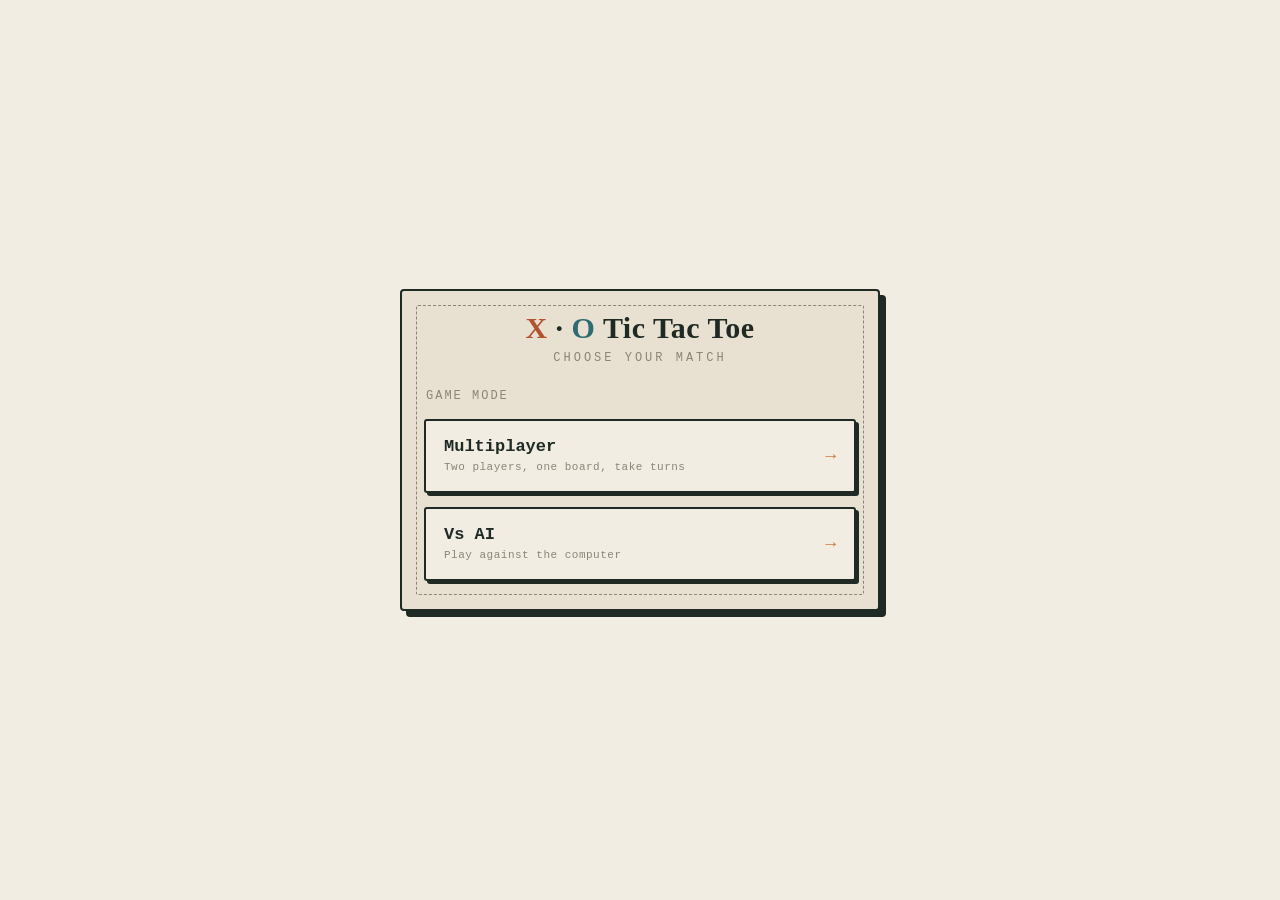
<file: gamehub/tic-tac-toe.html>
<!DOCTYPE html>
<html lang="en">
<head>
<meta charset="UTF-8" />
<meta name="viewport" content="width=device-width, initial-scale=1.0" />
<title>Tic Tac Toe</title>
<style>
  :root {
    --ink: #1f2a24;
    --paper: #f1ede2;
    --grid: #2c3a32;
    --x-color: #b3522e;
    --o-color: #2e6b73;
    --accent: #c97b3d;
    --muted: #8a8576;
    --panel: #e8e1d1;
    --win-line: #c97b3d;
  }

  * {
    box-sizing: border-box;
  }

  html, body {
    margin: 0;
    padding: 0;
    background: var(--paper);
    color: var(--ink);
    font-family: 'Courier New', ui-monospace, Menlo, Consolas, monospace;
    min-height: 100vh;
    overflow-x: hidden;
  }

  body {
    display: flex;
    align-items: center;
    justify-content: center;
    padding: 24px;
    min-height: 100vh;
  }

  .table-surface {
    position: relative;
    width: 100%;
    max-width: 480px;
  }

  .scorepad {
    border: 2px solid var(--ink);
    border-radius: 4px;
    background: var(--panel);
    padding: 20px 22px 26px;
    position: relative;
    box-shadow: 6px 6px 0 var(--ink);
  }

  .scorepad::before {
    content: "";
    position: absolute;
    top: 14px;
    left: 14px;
    right: 14px;
    bottom: 14px;
    border: 1px dashed var(--muted);
    pointer-events: none;
    border-radius: 2px;
  }

  header {
    text-align: center;
    margin-bottom: 18px;
  }

  .title {
    font-family: Georgia, 'Times New Roman', serif;
    font-weight: 700;
    font-size: 30px;
    letter-spacing: 0.5px;
    margin: 0;
    position: relative;
    display: inline-block;
  }

  .title .x-mark { color: var(--x-color); }
  .title .o-mark { color: var(--o-color); }

  .subtitle {
    margin: 6px 0 0;
    font-size: 12px;
    letter-spacing: 3px;
    text-transform: uppercase;
    color: var(--muted);
  }

  .screen {
    display: none;
  }
  .screen.active {
    display: block;
  }

  /* ---------- Menu screens ---------- */
  .menu-stack {
    display: flex;
    flex-direction: column;
    gap: 14px;
    padding: 6px 0 2px;
  }

  .menu-label {
    font-size: 12px;
    letter-spacing: 2px;
    text-transform: uppercase;
    color: var(--muted);
    margin: 0 0 2px 2px;
  }

  .choice-btn {
    font-family: inherit;
    font-size: 17px;
    padding: 16px 18px;
    border: 2px solid var(--ink);
    border-radius: 3px;
    background: var(--paper);
    color: var(--ink);
    cursor: pointer;
    text-align: left;
    position: relative;
    transition: transform 0.08s ease, box-shadow 0.08s ease, background 0.15s ease;
    box-shadow: 3px 3px 0 var(--ink);
    display: flex;
    align-items: center;
    justify-content: space-between;
    gap: 10px;
  }

  .choice-btn:hover {
    background: #fff;
  }

  .choice-btn:active {
    transform: translate(3px, 3px);
    box-shadow: 0 0 0 var(--ink);
  }

  .choice-btn .label {
    font-weight: 700;
  }

  .choice-btn .desc {
    font-size: 11px;
    color: var(--muted);
    font-weight: 400;
    letter-spacing: 0.5px;
  }

  .choice-btn .arrow {
    font-size: 18px;
    color: var(--accent);
    flex-shrink: 0;
  }

  .back-row {
    margin-top: 16px;
    display: flex;
    justify-content: center;
  }

  .back-btn {
    font-family: inherit;
    background: none;
    border: none;
    color: var(--muted);
    font-size: 13px;
    letter-spacing: 1px;
    text-transform: uppercase;
    cursor: pointer;
    padding: 6px 10px;
    text-decoration: underline;
  }
  .back-btn:hover {
    color: var(--ink);
  }

  /* ---------- Game screen ---------- */
  .status-bar {
    display: flex;
    align-items: center;
    justify-content: space-between;
    margin-bottom: 14px;
    font-size: 12px;
    letter-spacing: 1px;
    color: var(--muted);
    text-transform: uppercase;
  }

  .status-bar .mode-tag {
    border: 1px solid var(--muted);
    border-radius: 20px;
    padding: 3px 10px;
  }

  .turn-banner {
    text-align: center;
    font-size: 16px;
    font-weight: 700;
    min-height: 26px;
    margin-bottom: 14px;
    letter-spacing: 0.5px;
  }

  .turn-banner .who-x { color: var(--x-color); }
  .turn-banner .who-o { color: var(--o-color); }

  .board {
    display: grid;
    grid-template-columns: repeat(3, 1fr);
    grid-template-rows: repeat(3, 1fr);
    gap: 0;
    width: 100%;
    aspect-ratio: 1 / 1;
    background: var(--grid);
    border: 3px solid var(--grid);
    border-radius: 4px;
    position: relative;
    overflow: hidden;
  }

  .cell {
    background: var(--paper);
    border: none;
    outline: 2px solid var(--grid);
    outline-offset: -1px;
    display: flex;
    align-items: center;
    justify-content: center;
    cursor: pointer;
    position: relative;
    font-size: 0;
  }

  .cell:disabled {
    cursor: default;
  }

  .cell svg {
    width: 56%;
    height: 56%;
    overflow: visible;
  }

  .cell .x-path, .cell .o-path {
    fill: none;
    stroke-linecap: round;
    stroke-width: 9;
  }

  .cell .x-path {
    stroke: var(--x-color);
    stroke-dasharray: 130;
    stroke-dashoffset: 130;
    animation: drawline 0.22s ease forwards;
  }
  .cell .x-path.second {
    animation-delay: 0.12s;
  }

  .cell .o-path {
    stroke: var(--o-color);
    stroke-dasharray: 230;
    stroke-dashoffset: 230;
    animation: drawline 0.28s ease forwards;
  }

  @keyframes drawline {
    to { stroke-dashoffset: 0; }
  }

  .cell.win-cell {
    background: #ddeee0;
  }

  .cell:not(:disabled):hover {
    background: #e9e4d6;
  }

  .controls-row {
    display: flex;
    gap: 10px;
    margin-top: 18px;
  }

  .control-btn {
    flex: 1;
    font-family: inherit;
    font-size: 13px;
    letter-spacing: 1px;
    text-transform: uppercase;
    padding: 12px 10px;
    border: 2px solid var(--ink);
    border-radius: 3px;
    background: var(--paper);
    cursor: pointer;
    box-shadow: 2px 2px 0 var(--ink);
    transition: transform 0.08s ease, box-shadow 0.08s ease;
  }
  .control-btn:hover {
    background: #fff;
  }
  .control-btn:active {
    transform: translate(2px, 2px);
    box-shadow: 0 0 0 var(--ink);
  }
  .control-btn.primary {
    background: var(--accent);
    color: #fff3e8;
    border-color: var(--ink);
  }

  .score-strip {
    display: flex;
    justify-content: space-between;
    margin-top: 16px;
    padding-top: 14px;
    border-top: 1px dashed var(--muted);
    font-size: 12px;
    letter-spacing: 0.5px;
  }

  .score-strip .score-item {
    text-align: center;
    flex: 1;
  }

  .score-strip .score-item .num {
    display: block;
    font-size: 20px;
    font-weight: 700;
    font-family: Georgia, serif;
  }

  .score-strip .score-item.x-score .num { color: var(--x-color); }
  .score-strip .score-item.o-score .num { color: var(--o-color); }
  .score-strip .score-item.draw-score .num { color: var(--muted); }

  .result-overlay {
    position: absolute;
    inset: 0;
    background: rgba(241, 237, 226, 0.96);
    display: flex;
    align-items: center;
    justify-content: center;
    border-radius: 4px;
    opacity: 0;
    pointer-events: none;
    transition: opacity 0.25s ease;
    flex-direction: column;
    gap: 16px;
    text-align: center;
    padding: 20px;
  }
  .result-overlay.show {
    opacity: 1;
    pointer-events: auto;
  }
  .result-overlay .result-text {
    font-family: Georgia, serif;
    font-size: 26px;
    font-weight: 700;
  }
  .board-wrap {
    position: relative;
  }

  @media (max-width: 380px) {
    .title { font-size: 25px; }
    .choice-btn { font-size: 15px; padding: 14px; }
  }
</style>
</head>
<body>

<div class="table-surface">
  <div class="scorepad">
    <header>
      <h1 class="title"><span class="x-mark">X</span>&nbsp;&middot;&nbsp;<span class="o-mark">O</span> Tic Tac Toe</h1>
      <p class="subtitle" id="subtitle">choose your match</p>
    </header>

    <!-- SCREEN 1: Multiplayer or AI -->
    <div class="screen active" id="screen-mode">
      <div class="menu-stack">
        <p class="menu-label">Game Mode</p>
        <button class="choice-btn" data-mode="pvp">
          <span>
            <span class="label">Multiplayer</span><br/>
            <span class="desc">Two players, one board, take turns</span>
          </span>
          <span class="arrow">&rarr;</span>
        </button>
        <button class="choice-btn" data-mode="ai">
          <span>
            <span class="label">Vs AI</span><br/>
            <span class="desc">Play against the computer</span>
          </span>
          <span class="arrow">&rarr;</span>
        </button>
      </div>
    </div>

    <!-- SCREEN 2: Difficulty -->
    <div class="screen" id="screen-difficulty">
      <div class="menu-stack">
        <p class="menu-label">Difficulty</p>
        <button class="choice-btn" data-difficulty="easy">
          <span>
            <span class="label">Easy</span><br/>
            <span class="desc">AI moves at random — great for beginners</span>
          </span>
          <span class="arrow">&rarr;</span>
        </button>
        <button class="choice-btn" data-difficulty="normal">
          <span>
            <span class="label">Normal</span><br/>
            <span class="desc">AI plays well but it can be beaten</span>
          </span>
          <span class="arrow">&rarr;</span>
        </button>
        <button class="choice-btn" data-difficulty="hard">
          <span>
            <span class="label">Hard</span><br/>
            <span class="desc">Unbeatable — the best you can do is draw</span>
          </span>
          <span class="arrow">&rarr;</span>
        </button>
      </div>
      <div class="back-row">
        <button class="back-btn" id="back-to-mode">&larr; back to mode select</button>
      </div>
    </div>

    <!-- SCREEN 3: Game board -->
    <div class="screen" id="screen-game">
      <div class="status-bar">
        <span id="mode-display">Multiplayer</span>
        <span class="mode-tag" id="difficulty-tag" style="display:none;">Hard</span>
      </div>
      <div class="turn-banner" id="turn-banner">&nbsp;</div>

      <div class="board-wrap">
        <div class="board" id="board"></div>
        <div class="result-overlay" id="result-overlay">
          <div class="result-text" id="result-text"></div>
          <button class="control-btn primary" id="play-again-btn" style="max-width: 160px;">Play Again</button>
        </div>
      </div>

      <div class="score-strip">
        <div class="score-item x-score">
          <span class="num" id="score-x">0</span>
          <span id="score-x-label">Player X</span>
        </div>
        <div class="score-item draw-score">
          <span class="num" id="score-draw">0</span>
          <span>Draws</span>
        </div>
        <div class="score-item o-score">
          <span class="num" id="score-o">0</span>
          <span id="score-o-label">Player O</span>
        </div>
      </div>

      <div class="controls-row">
        <button class="control-btn" id="restart-btn">Restart Round</button>
        <button class="control-btn" id="change-mode-btn">Change Mode</button>
      </div>
    </div>

  </div>
</div>

<script>
(function () {
  "use strict";

  // ---------- State ----------
  var board = Array(9).fill(null);
  var currentPlayer = "X";
  var gameMode = null;        // "pvp" | "ai"
  var difficulty = null;      // "easy" | "normal" | "hard"
  var humanSymbol = "X";
  var aiSymbol = "O";
  var gameActive = false;
  var scores = { X: 0, O: 0, draw: 0 };

  var WIN_LINES = [
    [0,1,2],[3,4,5],[6,7,8],
    [0,3,6],[1,4,7],[2,5,8],
    [0,4,8],[2,4,6]
  ];

  // ---------- DOM refs ----------
  var screenMode = document.getElementById("screen-mode");
  var screenDifficulty = document.getElementById("screen-difficulty");
  var screenGame = document.getElementById("screen-game");
  var subtitle = document.getElementById("subtitle");

  var boardEl = document.getElementById("board");
  var turnBanner = document.getElementById("turn-banner");
  var modeDisplay = document.getElementById("mode-display");
  var difficultyTag = document.getElementById("difficulty-tag");
  var resultOverlay = document.getElementById("result-overlay");
  var resultText = document.getElementById("result-text");

  var scoreXEl = document.getElementById("score-x");
  var scoreOEl = document.getElementById("score-o");
  var scoreDrawEl = document.getElementById("score-draw");
  var scoreXLabel = document.getElementById("score-x-label");
  var scoreOLabel = document.getElementById("score-o-label");

  var cellEls = [];

  // ---------- Screen navigation ----------
  function showScreen(name) {
    [screenMode, screenDifficulty, screenGame].forEach(function (s) {
      s.classList.remove("active");
    });
    if (name === "mode") {
      screenMode.classList.add("active");
      subtitle.textContent = "choose your match";
    } else if (name === "difficulty") {
      screenDifficulty.classList.add("active");
      subtitle.textContent = "set the challenge";
    } else if (name === "game") {
      screenGame.classList.add("active");
      subtitle.textContent = gameMode === "ai" ? "you vs the machine" : "pass and play";
    }
  }

  document.querySelectorAll("[data-mode]").forEach(function (btn) {
    btn.addEventListener("click", function () {
      gameMode = btn.getAttribute("data-mode");
      if (gameMode === "ai") {
        showScreen("difficulty");
      } else {
        startGame();
      }
    });
  });

  document.querySelectorAll("[data-difficulty]").forEach(function (btn) {
    btn.addEventListener("click", function () {
      difficulty = btn.getAttribute("data-difficulty");
      startGame();
    });
  });

  document.getElementById("back-to-mode").addEventListener("click", function () {
    showScreen("mode");
  });

  document.getElementById("change-mode-btn").addEventListener("click", function () {
    gameMode = null;
    difficulty = null;
    scores = { X: 0, O: 0, draw: 0 };
    updateScoreDisplay();
    showScreen("mode");
  });

  document.getElementById("restart-btn").addEventListener("click", function () {
    resetBoard();
  });

  document.getElementById("play-again-btn").addEventListener("click", function () {
    resetBoard();
  });

  // ---------- Board build ----------
  function buildBoard() {
    boardEl.innerHTML = "";
    cellEls = [];
    for (var i = 0; i < 9; i++) {
      var cell = document.createElement("button");
      cell.className = "cell";
      cell.setAttribute("data-index", i);
      cell.setAttribute("aria-label", "Cell " + (i + 1));
      cell.addEventListener("click", onCellClick);
      boardEl.appendChild(cell);
      cellEls.push(cell);
    }
  }

  function renderMark(cell, symbol) {
    if (symbol === "X") {
      cell.innerHTML =
        '<svg viewBox="0 0 100 100">' +
        '<path class="x-path" d="M20,20 L80,80"></path>' +
        '<path class="x-path second" d="M80,20 L20,80"></path>' +
        '</svg>';
    } else if (symbol === "O") {
      cell.innerHTML =
        '<svg viewBox="0 0 100 100">' +
        '<circle class="o-path" cx="50" cy="50" r="32"></circle>' +
        '</svg>';
    }
  }

  // ---------- Game flow ----------
  function startGame() {
    board = Array(9).fill(null);
    currentPlayer = "X";
    humanSymbol = "X";
    aiSymbol = "O";
    gameActive = true;
    scores = { X: 0, O: 0, draw: 0 };

    if (gameMode === "ai") {
      modeDisplay.textContent = "Vs AI";
      difficultyTag.style.display = "inline-block";
      difficultyTag.textContent = difficulty.charAt(0).toUpperCase() + difficulty.slice(1);
      scoreXLabel.textContent = "You";
      scoreOLabel.textContent = "AI";
    } else {
      modeDisplay.textContent = "Multiplayer";
      difficultyTag.style.display = "none";
      scoreXLabel.textContent = "Player X";
      scoreOLabel.textContent = "Player O";
    }

    updateScoreDisplay();
    buildBoard();
    showScreen("game");
    updateTurnBanner();
  }

  function resetBoard() {
    board = Array(9).fill(null);
    currentPlayer = "X";
    gameActive = true;
    buildBoard();
    hideResultOverlay();
    updateTurnBanner();
  }

  function updateScoreDisplay() {
    scoreXEl.textContent = scores.X;
    scoreOEl.textContent = scores.O;
    scoreDrawEl.textContent = scores.draw;
  }

  function updateTurnBanner() {
    if (!gameActive) return;
    var label;
    if (gameMode === "ai") {
      label = currentPlayer === humanSymbol ? "Your turn" : "AI is thinking...";
    } else {
      label = "Player " + currentPlayer + "'s turn";
    }
    var cls = currentPlayer === "X" ? "who-x" : "who-o";
    turnBanner.innerHTML = '<span class="' + cls + '">' + label + "</span>";
  }

  function onCellClick(e) {
    if (!gameActive) return;
    var idx = parseInt(e.currentTarget.getAttribute("data-index"), 10);
    if (board[idx] !== null) return;

    // In AI mode, block clicks when it isn't the human's turn
    if (gameMode === "ai" && currentPlayer !== humanSymbol) return;

    makeMove(idx, currentPlayer);

    var result = checkResult(board);
    if (result) {
      finishGame(result);
      return;
    }

    currentPlayer = currentPlayer === "X" ? "O" : "X";
    updateTurnBanner();

    if (gameMode === "ai" && currentPlayer === aiSymbol && gameActive) {
      window.setTimeout(aiMove, 380);
    }
  }

  function makeMove(idx, symbol) {
    board[idx] = symbol;
    renderMark(cellEls[idx], symbol);
    cellEls[idx].disabled = true;
  }

  function finishGame(result) {
    gameActive = false;
    cellEls.forEach(function (c) { c.disabled = true; });

    if (result.winner) {
      scores[result.winner]++;
      highlightWin(result.line);
      var winnerLabel;
      if (gameMode === "ai") {
        winnerLabel = result.winner === humanSymbol ? "You win!" : "AI wins!";
      } else {
        winnerLabel = "Player " + result.winner + " wins!";
      }
      showResultOverlay(winnerLabel, result.winner);
    } else {
      scores.draw++;
      showResultOverlay("It's a draw", null);
    }
    updateScoreDisplay();
    turnBanner.innerHTML = "&nbsp;";
  }

  function showResultOverlay(text, winner) {
    resultText.textContent = text;
    resultText.style.color = winner === "X" ? "var(--x-color)" : winner === "O" ? "var(--o-color)" : "var(--ink)";
    resultOverlay.classList.add("show");
  }

  function hideResultOverlay() {
    resultOverlay.classList.remove("show");
  }

  function highlightWin(line) {
    line.forEach(function (i) {
      cellEls[i].classList.add("win-cell");
    });
  }

  // ---------- Win checking ----------
  function checkResult(b) {
    for (var i = 0; i < WIN_LINES.length; i++) {
      var line = WIN_LINES[i];
      var a = b[line[0]], c = b[line[1]], d = b[line[2]];
      if (a && a === c && a === d) {
        return { winner: a, line: line };
      }
    }
    if (b.every(function (v) { return v !== null; })) {
      return { winner: null, line: null }; // draw
    }
    return null;
  }

  function getEmptyIndices(b) {
    var out = [];
    for (var i = 0; i < 9; i++) if (b[i] === null) out.push(i);
    return out;
  }

  // ---------- AI logic ----------
  function aiMove() {
    if (!gameActive) return;
    var idx;
    if (difficulty === "easy") {
      idx = easyMove(board);
    } else if (difficulty === "normal") {
      idx = normalMove(board);
    } else {
      idx = hardMove(board);
    }

    makeMove(idx, aiSymbol);

    var result = checkResult(board);
    if (result) {
      finishGame(result);
      return;
    }

    currentPlayer = humanSymbol;
    updateTurnBanner();
  }

  // Easy: fully random
  function easyMove(b) {
    var empties = getEmptyIndices(b);
    return empties[Math.floor(Math.random() * empties.length)];
  }

  // Normal: decent but beatable.
  // Takes winning move or blocks opponent most of the time,
  // but occasionally (and on early moves) plays a weaker, more random move
  // so a human can find a path to victory.
  function normalMove(b) {
    var empties = getEmptyIndices(b);

    // Small chance of just playing randomly, to keep it beatable.
    var randomChance = 0.35;
    if (Math.random() < randomChance) {
      return empties[Math.floor(Math.random() * empties.length)];
    }

    // Try to win
    var winMove = findWinningMove(b, aiSymbol);
    if (winMove !== null) return winMove;

    // Try to block (but not always — sometimes miss it, handled by randomChance above)
    var blockMove = findWinningMove(b, humanSymbol);
    if (blockMove !== null) return blockMove;

    // Prefer center, then corners, then edges
    var preferenceOrder = [4, 0, 2, 6, 8, 1, 3, 5, 7];
    for (var i = 0; i < preferenceOrder.length; i++) {
      if (b[preferenceOrder[i]] === null) return preferenceOrder[i];
    }
    return empties[0];
  }

  function findWinningMove(b, symbol) {
    var empties = getEmptyIndices(b);
    for (var i = 0; i < empties.length; i++) {
      var idx = empties[i];
      var copy = b.slice();
      copy[idx] = symbol;
      var res = checkResult(copy);
      if (res && res.winner === symbol) return idx;
    }
    return null;
  }

  // Hard: perfect minimax. Unbeatable — best possible human outcome is a draw.
  function hardMove(b) {
    var bestScore = -Infinity;
    var bestMove = null;
    var empties = getEmptyIndices(b);

    // Slight preference for center on an empty board for natural play.
    if (empties.length === 9) return 4;

    for (var i = 0; i < empties.length; i++) {
      var idx = empties[i];
      var copy = b.slice();
      copy[idx] = aiSymbol;
      var score = minimax(copy, 0, false);
      if (score > bestScore) {
        bestScore = score;
        bestMove = idx;
      }
    }
    return bestMove;
  }

  function minimax(b, depth, isMaximizing) {
    var result = checkResult(b);
    if (result) {
      if (result.winner === aiSymbol) return 10 - depth;
      if (result.winner === humanSymbol) return depth - 10;
      return 0; // draw
    }

    var empties = getEmptyIndices(b);

    if (isMaximizing) {
      var best = -Infinity;
      for (var i = 0; i < empties.length; i++) {
        var copy = b.slice();
        copy[empties[i]] = aiSymbol;
        best = Math.max(best, minimax(copy, depth + 1, false));
      }
      return best;
    } else {
      var worst = Infinity;
      for (var j = 0; j < empties.length; j++) {
        var copy2 = b.slice();
        copy2[empties[j]] = humanSymbol;
        worst = Math.min(worst, minimax(copy2, depth + 1, true));
      }
      return worst;
    }
  }

  // ---------- Init ----------
  showScreen("mode");
})();
</script>

</body>
</html>
</file>
<file: ai/style.css>
:root {
  --bg-main: #212121;
  --bg-sidebar: #171717;
  --bg-input: #2f2f2f;
  --bg-bubble-user: #2f2f2f;
  --bg-bubble-ai: transparent;
  --text-primary: #ececec;
  --text-secondary: #9b9b9b;
  --accent: #10a37f;
  --accent-hover: #0d8a6c;
  --danger: #e15554;
  --border: #2f2f2f;
}

* {
  box-sizing: border-box;
  margin: 0;
  padding: 0;
}

html, body {
  height: 100%;
}

body {
  font-family: -apple-system, BlinkMacSystemFont, "Segoe UI", Roboto, sans-serif;
  background: var(--bg-main);
  color: var(--text-primary);
  height: 100vh;
  height: 100dvh; /* mobile-safe viewport height */
  overflow: hidden;
}

.app {
  display: flex;
  height: 100vh;
  height: 100dvh; /* mobile-safe viewport height */
}

/* Sidebar */
.sidebar {
  width: 260px;
  background: var(--bg-sidebar);
  display: flex;
  flex-direction: column;
  border-right: 1px solid var(--border);
  flex-shrink: 0;
  transition: margin-left 0.25s ease;
  height: 100%;
}

.sidebar-header {
  padding: 12px;
  display: flex;
  flex-direction: column;
  gap: 10px;
}

.sidebar-header h2 {
  font-size: 16px;
  padding: 0 4px;
}

.chat-list {
  flex: 1;
  overflow-y: auto;
  padding: 8px;
}

.chat-item {
  padding: 10px 12px;
  border-radius: 8px;
  cursor: pointer;
  font-size: 14px;
  color: var(--text-secondary);
  white-space: nowrap;
  overflow: hidden;
  text-overflow: ellipsis;
  margin-bottom: 4px;
  display: flex;
  justify-content: space-between;
  align-items: center;
  gap: 6px;
}

.chat-item:hover {
  background: #2a2a2a;
}

.chat-item.active {
  background: #2a2a2a;
  color: var(--text-primary);
}

.chat-item .delete-x {
  opacity: 0;
  font-size: 12px;
}

.chat-item:hover .delete-x {
  opacity: 1;
}

.sidebar-footer {
  padding: 12px;
  padding-bottom: calc(12px + env(safe-area-inset-bottom));
  display: flex;
  flex-direction: column;
  gap: 8px;
  border-top: 1px solid var(--border);
}

/* Buttons */
.btn-icon, .btn-primary, .btn-secondary, .btn-danger {
  border: none;
  border-radius: 8px;
  padding: 10px 14px;
  cursor: pointer;
  font-size: 14px;
  font-family: inherit;
}

.btn-icon {
  background: transparent;
  color: var(--text-primary);
  border: 1px solid var(--border);
  text-align: left;
}

.btn-icon:hover {
  background: #2a2a2a;
}

.btn-primary {
  background: var(--accent);
  color: white;
}

.btn-primary:hover {
  background: var(--accent-hover);
}

.btn-secondary {
  background: #2f2f2f;
  color: var(--text-primary);
}

.btn-secondary:hover {
  background: #3a3a3a;
}

.btn-danger {
  background: transparent;
  color: var(--danger);
  border: 1px solid var(--danger);
}

.btn-danger:hover {
  background: rgba(225, 85, 84, 0.1);
}

.mobile-only {
  display: none;
}

/* Main area */
.main {
  flex: 1;
  display: flex;
  flex-direction: column;
  min-width: 0;
  height: 100%;
  min-height: 0;
}

.topbar {
  display: flex;
  align-items: center;
  gap: 12px;
  padding: 14px 20px;
  border-bottom: 1px solid var(--border);
  flex-shrink: 0;
}

.topbar h1 {
  font-size: 16px;
  font-weight: 600;
  flex: 1;
}

.messages {
  flex: 1;
  overflow-y: auto;
  padding: 20px;
  display: flex;
  flex-direction: column;
  gap: 18px;
  min-height: 0;
  -webkit-overflow-scrolling: touch;
}

.empty-state {
  margin: auto;
  text-align: center;
  color: var(--text-secondary);
}

.empty-state h2 {
  color: var(--text-primary);
  margin-bottom: 8px;
}

.message {
  max-width: 760px;
  width: 100%;
  margin: 0 auto;
  display: flex;
  gap: 12px;
}

.message.user {
  flex-direction: row-reverse;
}

.message .avatar {
  width: 30px;
  height: 30px;
  border-radius: 6px;
  flex-shrink: 0;
  display: flex;
  align-items: center;
  justify-content: center;
  font-size: 16px;
}

.message.user .avatar {
  background: #5a5af0;
}

.message.assistant .avatar {
  background: var(--accent);
}

.message .bubble {
  max-width: 78%;
  line-height: 1.6;
  word-wrap: break-word;
  padding: 10px 14px;
  border-radius: 14px;
}

.message.user .bubble {
  background: #1e6f5a;
  color: var(--text-primary);
  border-top-right-radius: 4px;
}

.message.assistant .bubble {
  background: #2a2a2a;
  color: var(--text-primary);
  border-top-left-radius: 4px;
}

.text-segment {
  white-space: pre-wrap;
}

.text-segment + .text-segment,
.text-segment + .code-block,
.code-block + .text-segment {
  margin-top: 10px;
}

/* Code blocks */
.code-block {
  background: #161616;
  border: 1px solid var(--border);
  border-radius: 10px;
  overflow: hidden;
  margin: 6px 0;
}

.code-block-header {
  display: flex;
  justify-content: space-between;
  align-items: center;
  padding: 6px 10px;
  background: #1f1f1f;
  border-bottom: 1px solid var(--border);
  font-size: 12px;
  color: var(--text-secondary);
}

.code-lang {
  text-transform: lowercase;
  font-family: monospace;
}

.code-copy-btn {
  background: transparent;
  border: 1px solid var(--border);
  border-radius: 6px;
  color: var(--text-primary);
  font-size: 12px;
  padding: 3px 10px;
  cursor: pointer;
}

.code-copy-btn:hover {
  background: #2a2a2a;
}

.code-block pre {
  margin: 0;
  padding: 12px;
  overflow-x: auto;
}

.code-block code {
  font-family: "SFMono-Regular", Consolas, "Courier New", monospace;
  font-size: 13.5px;
  line-height: 1.5;
  color: #d4d4d4;
  white-space: pre;
}

.typing-dots span {
  display: inline-block;
  width: 6px;
  height: 6px;
  background: var(--text-secondary);
  border-radius: 50%;
  margin-right: 3px;
  animation: blink 1.4s infinite both;
}

.typing-dots span:nth-child(2) { animation-delay: 0.2s; }
.typing-dots span:nth-child(3) { animation-delay: 0.4s; }

@keyframes blink {
  0%, 80%, 100% { opacity: 0.2; }
  40% { opacity: 1; }
}

/* Input area */
.input-area {
  display: flex;
  gap: 10px;
  padding: 16px 20px 20px;
  padding-bottom: calc(20px + env(safe-area-inset-bottom));
  max-width: 800px;
  width: 100%;
  margin: 0 auto;
  flex-shrink: 0;
}

.input-area textarea {
  flex: 1;
  background: var(--bg-input);
  border: 1px solid var(--border);
  border-radius: 14px;
  color: var(--text-primary);
  padding: 12px 16px;
  font-size: 15px;
  font-family: inherit;
  resize: none;
  max-height: 160px;
}

.input-area textarea:focus {
  outline: 1px solid var(--accent);
}

.btn-send {
  background: var(--accent);
  color: white;
  border: none;
  border-radius: 12px;
  width: 44px;
  height: 44px;
  font-size: 16px;
  cursor: pointer;
  flex-shrink: 0;
}

.btn-send:hover {
  background: var(--accent-hover);
}

.btn-send:disabled {
  opacity: 0.5;
  cursor: not-allowed;
}

/* Modal */
.modal-overlay {
  display: none;
  position: fixed;
  inset: 0;
  background: rgba(0,0,0,0.6);
  align-items: center;
  justify-content: center;
  z-index: 100;
  padding: 16px;
}

.modal-overlay.open {
  display: flex;
}

.modal {
  background: var(--bg-sidebar);
  border-radius: 14px;
  padding: 24px;
  width: 100%;
  max-width: 480px;
  max-height: 90vh;
  max-height: 90dvh;
  overflow-y: auto;
  display: flex;
  flex-direction: column;
  gap: 6px;
}

.modal h2 {
  margin-bottom: 12px;
}

.modal label {
  font-size: 13px;
  color: var(--text-secondary);
  margin-top: 10px;
}

.modal input, .modal select, .modal textarea {
  background: var(--bg-input);
  border: 1px solid var(--border);
  border-radius: 8px;
  color: var(--text-primary);
  padding: 10px 12px;
  font-size: 14px;
  font-family: inherit;
}

.modal .hint {
  font-size: 12px;
  color: var(--text-secondary);
  margin-top: -2px;
}

.modal-actions {
  display: flex;
  gap: 10px;
  margin-top: 18px;
}

.modal-actions button {
  flex: 1;
}

/* Mobile responsive */
.sidebar-backdrop {
  display: none;
}

@media (max-width: 768px) {
  .mobile-only { display: inline-block; }

  .sidebar {
    position: fixed;
    z-index: 60;
    height: 100vh;
    height: 100dvh;
    margin-left: -260px;
  }

  .sidebar.open {
    margin-left: 0;
  }

  .sidebar-backdrop {
    display: none;
    position: fixed;
    inset: 0;
    background: rgba(0, 0, 0, 0.5);
    z-index: 55;
  }

  .sidebar-backdrop.open {
    display: block;
  }

  .topbar h1 {
    font-size: 14px;
  }

  .input-area {
    padding: 12px 12px calc(12px + env(safe-area-inset-bottom));
  }

  .message .bubble {
    max-width: 85%;
  }
}
</file>
<file: gamehub/style.css>
:root {
    --bg: #1a1325;
    --bg-deep: #140e1d;
    --card: #2b2138;
    --card-hover: #342942;
    --pill: #241b30;
    --text: #f5f2f8;
    --text-muted: #9a8fae;
    --text-faint: #6f6480;
    --accent: #e8a23d;
    --accent-soft: rgba(232, 162, 61, 0.16);
    --cyan: #5dd6e3;
    --border: rgba(255, 255, 255, 0.06);
  }

  * {
    box-sizing: border-box;
  }

  html, body {
    margin: 0;
    padding: 0;
    background: var(--bg);
    color: var(--text);
    font-family: 'Segoe UI', Roboto, Helvetica, Arial, sans-serif;
    -webkit-font-smoothing: antialiased;
  }

  body {
    min-height: 100vh;
    padding-bottom: 90px;
  }

  .app {
    max-width: 480px;
    margin: 0 auto;
    padding: 18px 16px 8px;
  }

  /* ---------- Header / Search ---------- */
  .search-wrap {
    position: relative;
    margin-bottom: 16px;
  }

  .search-icon {
    position: absolute;
    left: 16px;
    top: 50%;
    transform: translateY(-50%);
    width: 18px;
    height: 18px;
    color: var(--text-faint);
    pointer-events: none;
  }

  .search-input {
    width: 100%;
    background: var(--pill);
    border: 1px solid var(--border);
    border-radius: 14px;
    padding: 14px 16px 14px 46px;
    font-size: 15px;
    color: var(--text);
    font-family: inherit;
    outline: none;
    transition: border-color 0.15s ease, background 0.15s ease;
  }

  .search-input::placeholder {
    color: var(--text-faint);
  }

  .search-input:focus {
    border-color: var(--accent);
    background: #2a2034;
  }

  .clear-btn {
    position: absolute;
    right: 12px;
    top: 50%;
    transform: translateY(-50%);
    background: none;
    border: none;
    color: var(--text-faint);
    font-size: 18px;
    cursor: pointer;
    padding: 4px 6px;
    display: none;
    line-height: 1;
  }
  .clear-btn.show {
    display: block;
  }

  /* ---------- Tabs row ---------- */
  .tabs-row {
    display: flex;
    align-items: center;
    gap: 10px;
    margin-bottom: 22px;
  }

  .tab-group {
    display: flex;
    background: var(--pill);
    border-radius: 14px;
    padding: 4px;
    flex: 1;
    border: 1px solid var(--border);
  }

  .tab-btn {
    flex: 1;
    background: none;
    border: none;
    color: var(--text-muted);
    font-family: inherit;
    font-size: 14px;
    font-weight: 600;
    padding: 10px 0;
    border-radius: 11px;
    cursor: pointer;
    transition: background 0.18s ease, color 0.18s ease;
  }

  .tab-btn.active {
    background: var(--text);
    color: var(--bg-deep);
  }

  .trophy-btn {
    width: 48px;
    height: 48px;
    flex-shrink: 0;
    background: var(--pill);
    border: 1px solid var(--border);
    border-radius: 14px;
    display: flex;
    align-items: center;
    justify-content: center;
    cursor: pointer;
    color: var(--text-muted);
    transition: color 0.15s ease, border-color 0.15s ease;
  }
  .trophy-btn:hover {
    color: var(--accent);
    border-color: var(--accent-soft);
  }
  .trophy-btn svg {
    width: 20px;
    height: 20px;
  }

  /* ---------- Section label ---------- */
  .section-label {
    font-size: 13px;
    font-weight: 700;
    letter-spacing: 0.5px;
    color: var(--text-muted);
    text-transform: uppercase;
    margin: 4px 2px 14px;
  }

  /* ---------- Game grid ---------- */
  .game-grid {
    display: grid;
    grid-template-columns: repeat(3, 1fr);
    gap: 14px;
  }

  .game-card {
    background: var(--card);
    border-radius: 18px;
    overflow: hidden;
    cursor: pointer;
    border: 1px solid var(--border);
    transition: transform 0.12s ease, background 0.12s ease, box-shadow 0.12s ease;
    position: relative;
    display: flex;
    flex-direction: column;
  }

  .game-card:hover {
    background: var(--card-hover);
    transform: translateY(-2px);
    box-shadow: 0 8px 22px rgba(0,0,0,0.35);
  }

  .game-card:active {
    transform: translateY(0px) scale(0.98);
  }

  .game-thumb {
    width: 100%;
    aspect-ratio: 1 / 1;
    position: relative;
    display: flex;
    align-items: center;
    justify-content: center;
    overflow: hidden;
  }

  .game-thumb svg {
    width: 62%;
    height: 62%;
    position: relative;
    z-index: 2;
  }

  .favorite-toggle {
    position: absolute;
    top: 7px;
    right: 7px;
    width: 26px;
    height: 26px;
    border-radius: 50%;
    background: rgba(0,0,0,0.32);
    backdrop-filter: blur(2px);
    border: none;
    display: flex;
    align-items: center;
    justify-content: center;
    cursor: pointer;
    z-index: 3;
    color: rgba(255,255,255,0.55);
    transition: color 0.15s ease, transform 0.1s ease;
  }
  .favorite-toggle:active {
    transform: scale(0.85);
  }
  .favorite-toggle.active {
    color: var(--accent);
  }
  .favorite-toggle svg {
    width: 14px;
    height: 14px;
  }

  .game-info {
    padding: 10px 8px 12px;
    text-align: center;
  }

  .game-title {
    font-size: 12.5px;
    font-weight: 700;
    line-height: 1.25;
    margin: 0 0 3px;
    color: var(--text);
    letter-spacing: 0.2px;
  }

  .game-category {
    font-size: 10px;
    font-weight: 600;
    letter-spacing: 0.6px;
    text-transform: uppercase;
    color: var(--text-faint);
    margin: 0;
  }

  .new-badge {
    position: absolute;
    top: 7px;
    left: 7px;
    background: var(--accent);
    color: var(--bg-deep);
    font-size: 9px;
    font-weight: 800;
    letter-spacing: 0.4px;
    padding: 3px 7px;
    border-radius: 7px;
    z-index: 3;
    text-transform: uppercase;
  }

  /* ---------- Empty state ---------- */
  .empty-state {
    display: none;
    flex-direction: column;
    align-items: center;
    text-align: center;
    padding: 70px 20px 30px;
    color: var(--text-muted);
  }
  .empty-state.show {
    display: flex;
  }
  .empty-state svg {
    width: 54px;
    height: 54px;
    color: var(--text-faint);
    margin-bottom: 16px;
  }
  .empty-state .empty-title {
    font-size: 16px;
    font-weight: 700;
    color: var(--text);
    margin: 0 0 6px;
  }
  .empty-state .empty-sub {
    font-size: 13px;
    margin: 0;
    max-width: 260px;
    line-height: 1.5;
  }

  /* ---------- Game overlay (player) ---------- */
  .player-overlay {
    position: fixed;
    inset: 0;
    background: var(--bg-deep);
    z-index: 100;
    display: none;
    flex-direction: column;
  }
  .player-overlay.show {
    display: flex;
  }

  .player-bar {
    display: flex;
    align-items: center;
    gap: 12px;
    padding: 14px 16px;
    background: var(--bg);
    border-bottom: 1px solid var(--border);
    flex-shrink: 0;
  }

  .player-back {
    background: var(--pill);
    border: 1px solid var(--border);
    border-radius: 10px;
    color: var(--text);
    width: 38px;
    height: 38px;
    display: flex;
    align-items: center;
    justify-content: center;
    cursor: pointer;
    flex-shrink: 0;
  }
  .player-back svg {
    width: 18px;
    height: 18px;
  }

  .player-title {
    font-size: 15px;
    font-weight: 700;
    color: var(--text);
    flex: 1;
    overflow: hidden;
    text-overflow: ellipsis;
    white-space: nowrap;
  }

  .player-frame-wrap {
    flex: 1;
    position: relative;
  }

  .player-frame-wrap iframe {
    position: absolute;
    inset: 0;
    width: 100%;
    height: 100%;
    border: none;
  }

  .no-game-msg {
    position: absolute;
    inset: 0;
    display: flex;
    flex-direction: column;
    align-items: center;
    justify-content: center;
    text-align: center;
    padding: 40px;
    color: var(--text-muted);
    gap: 10px;
  }
  .no-game-msg svg {
    width: 44px;
    height: 44px;
    color: var(--text-faint);
  }
  .no-game-msg .msg-title {
    color: var(--text);
    font-weight: 700;
    font-size: 15px;
  }
  .no-game-msg .msg-sub {
    font-size: 13px;
    max-width: 240px;
    line-height: 1.5;
  }

  @media (max-width: 360px) {
    .game-title { font-size: 11.5px; }
  }
</file>
